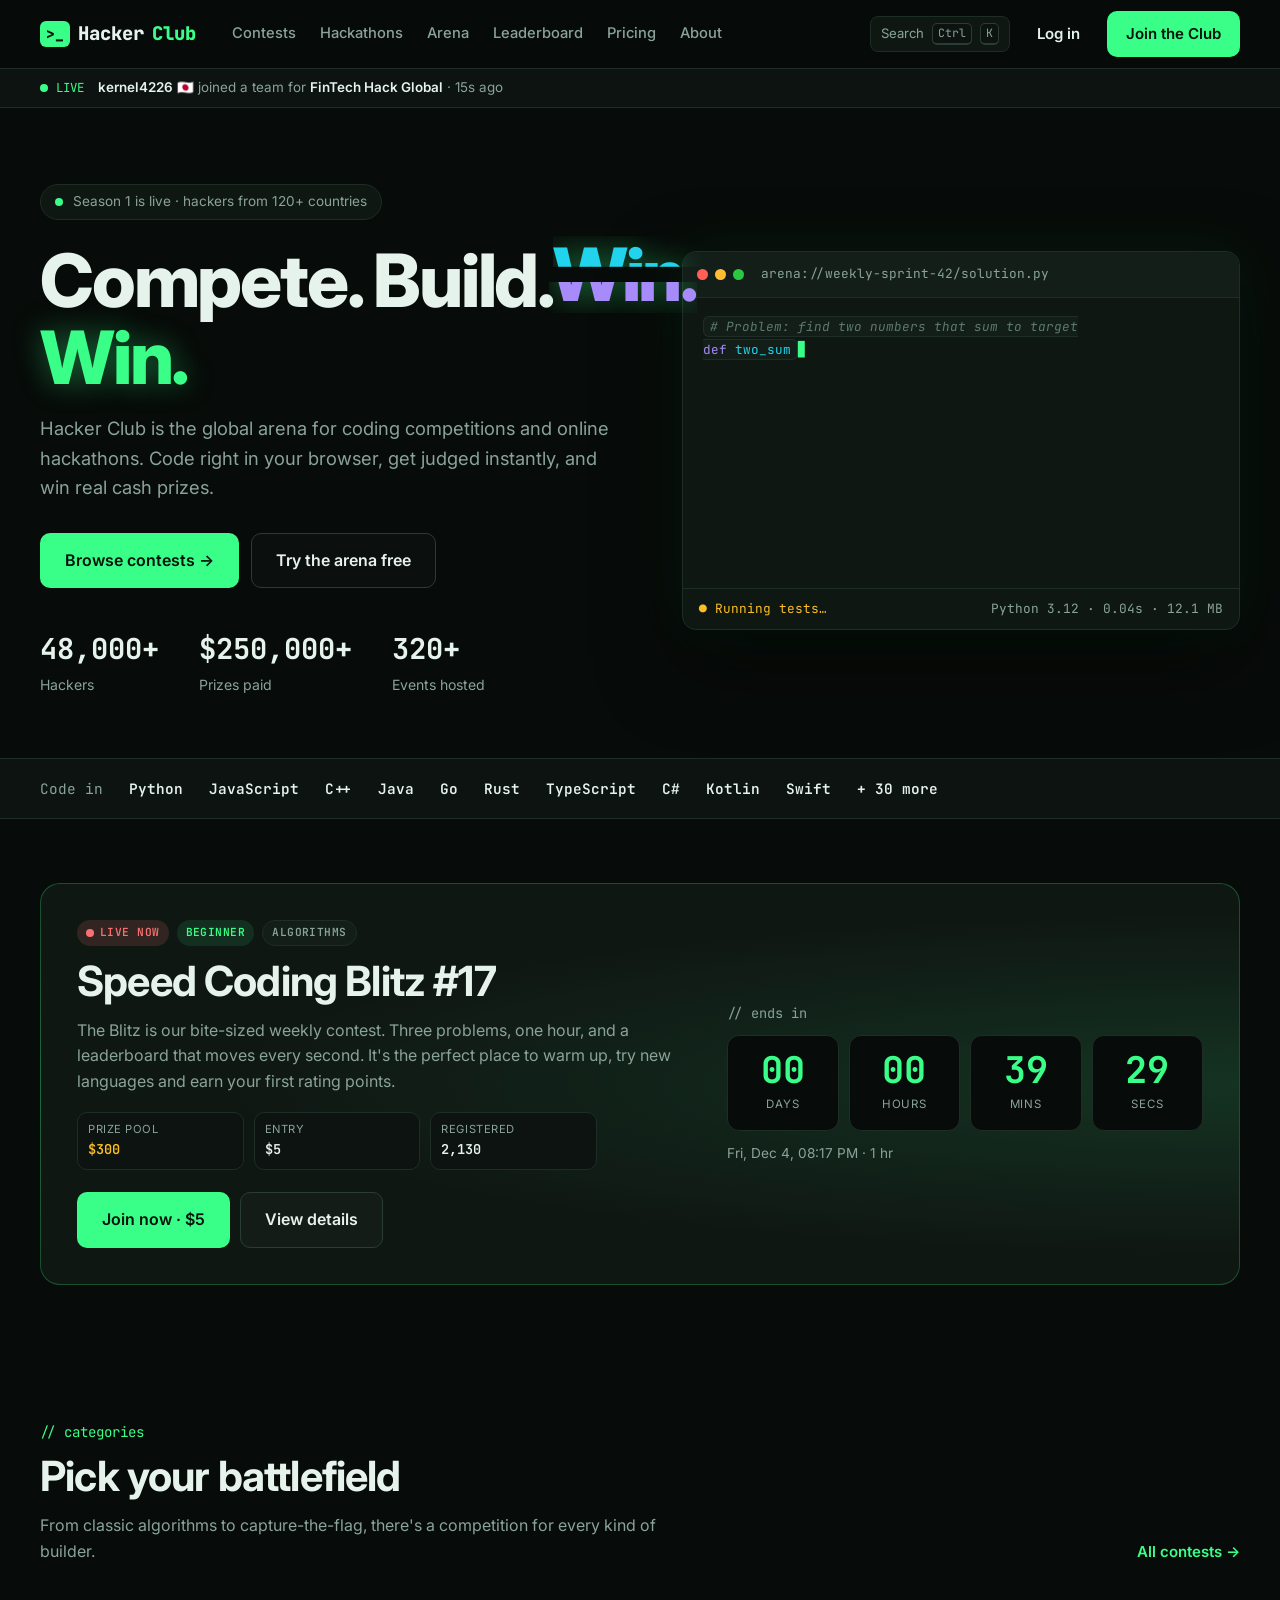
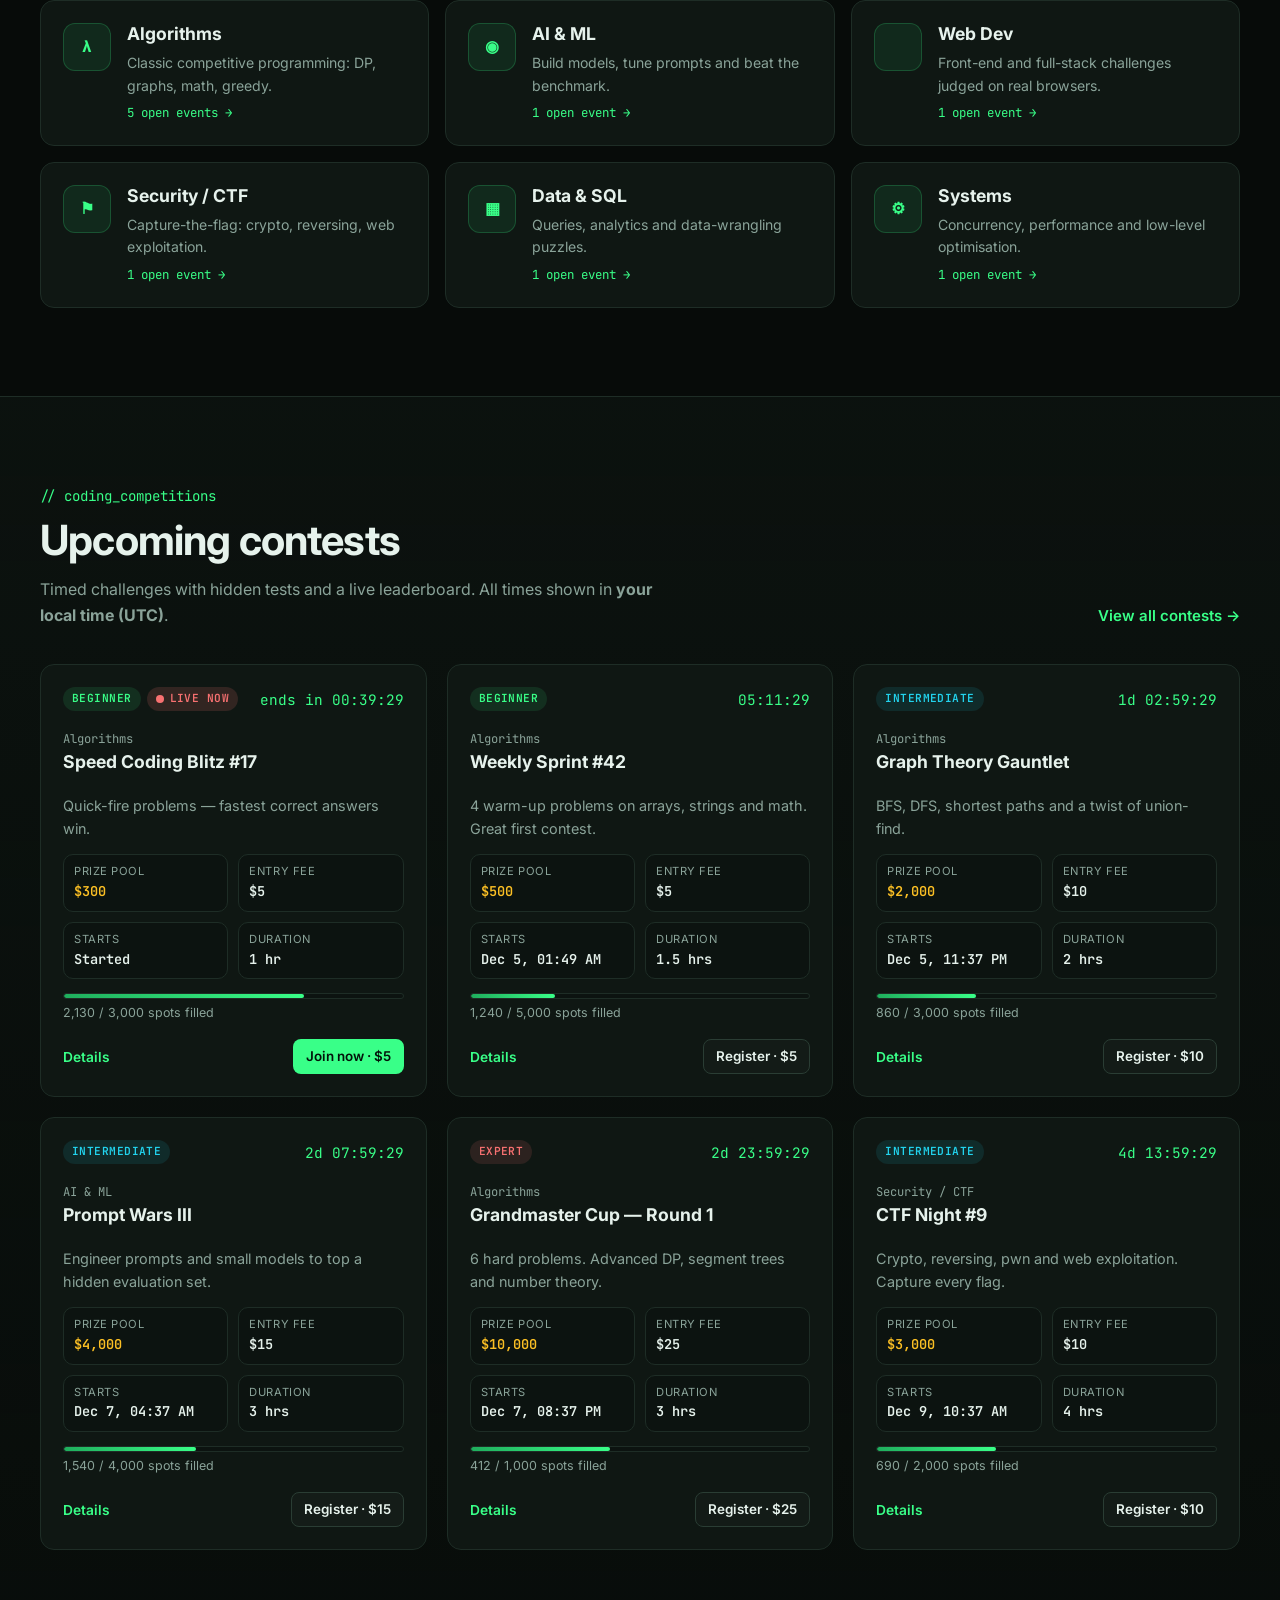
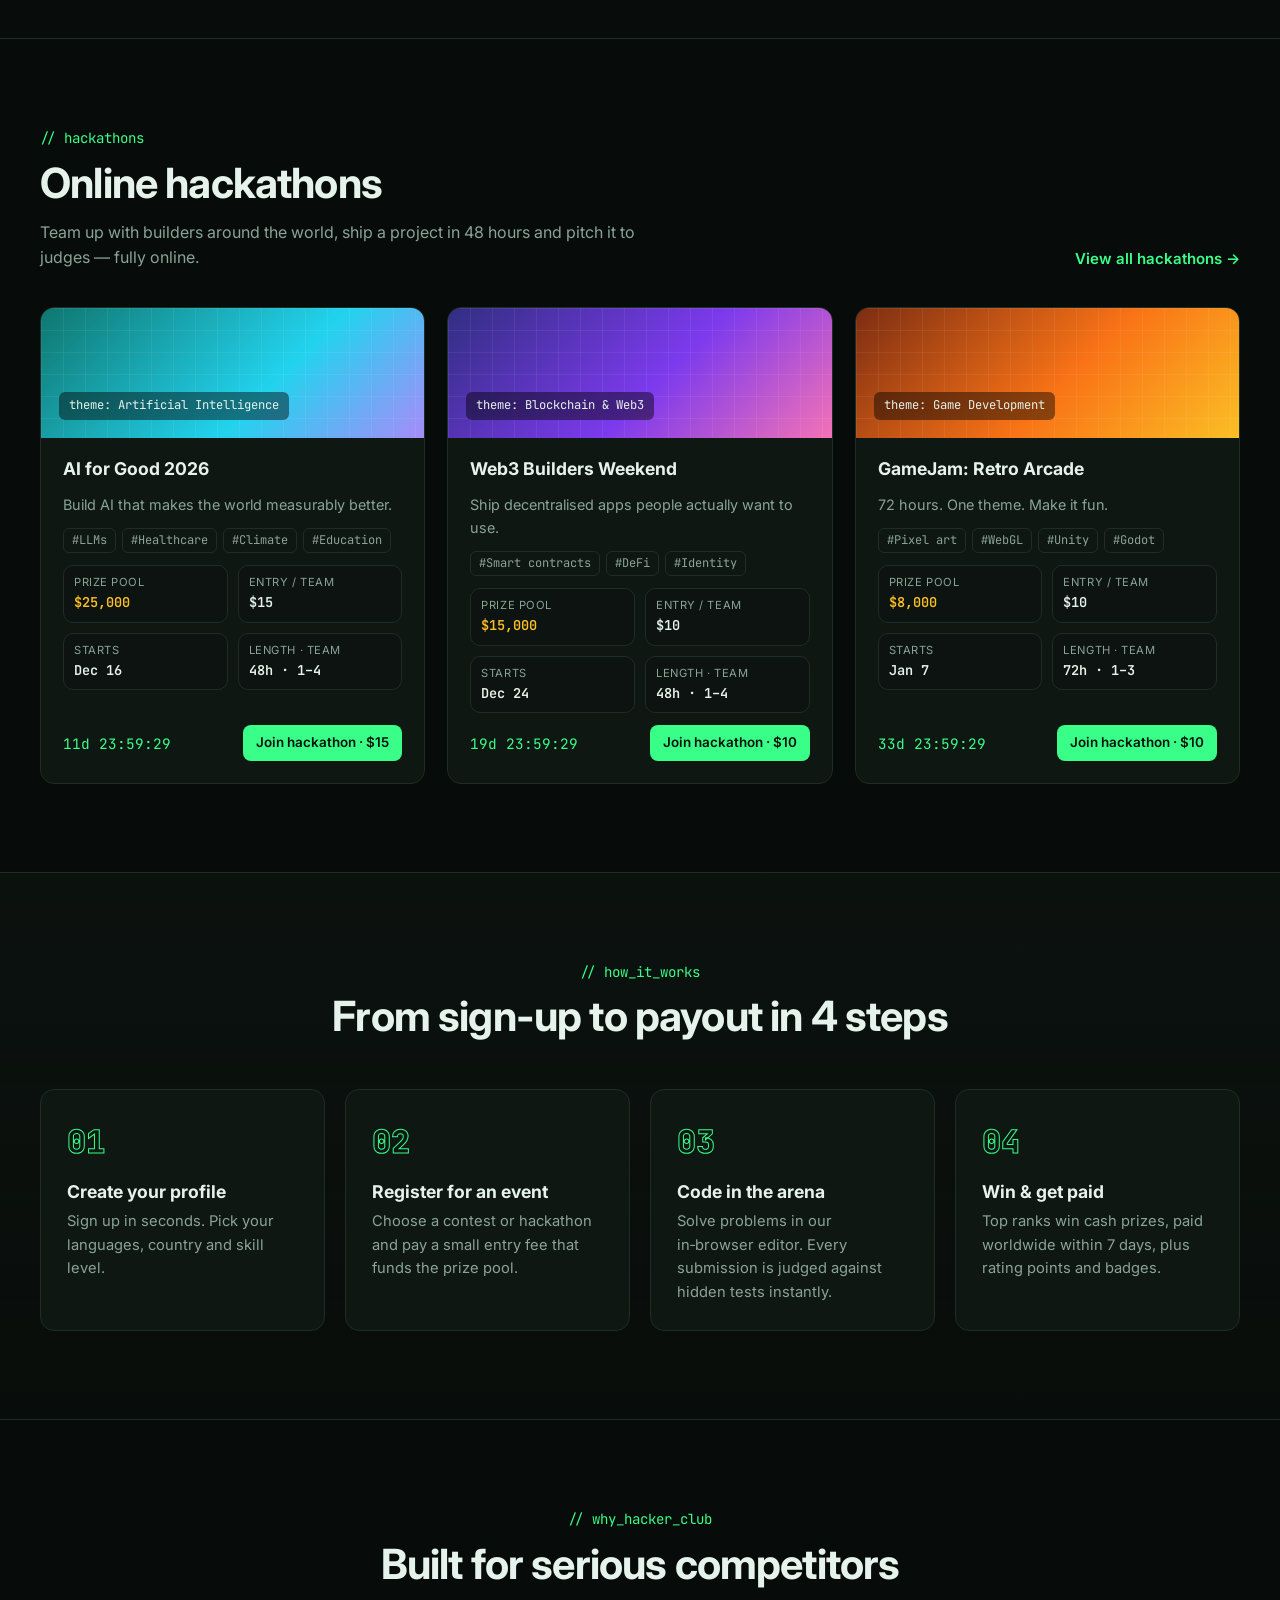
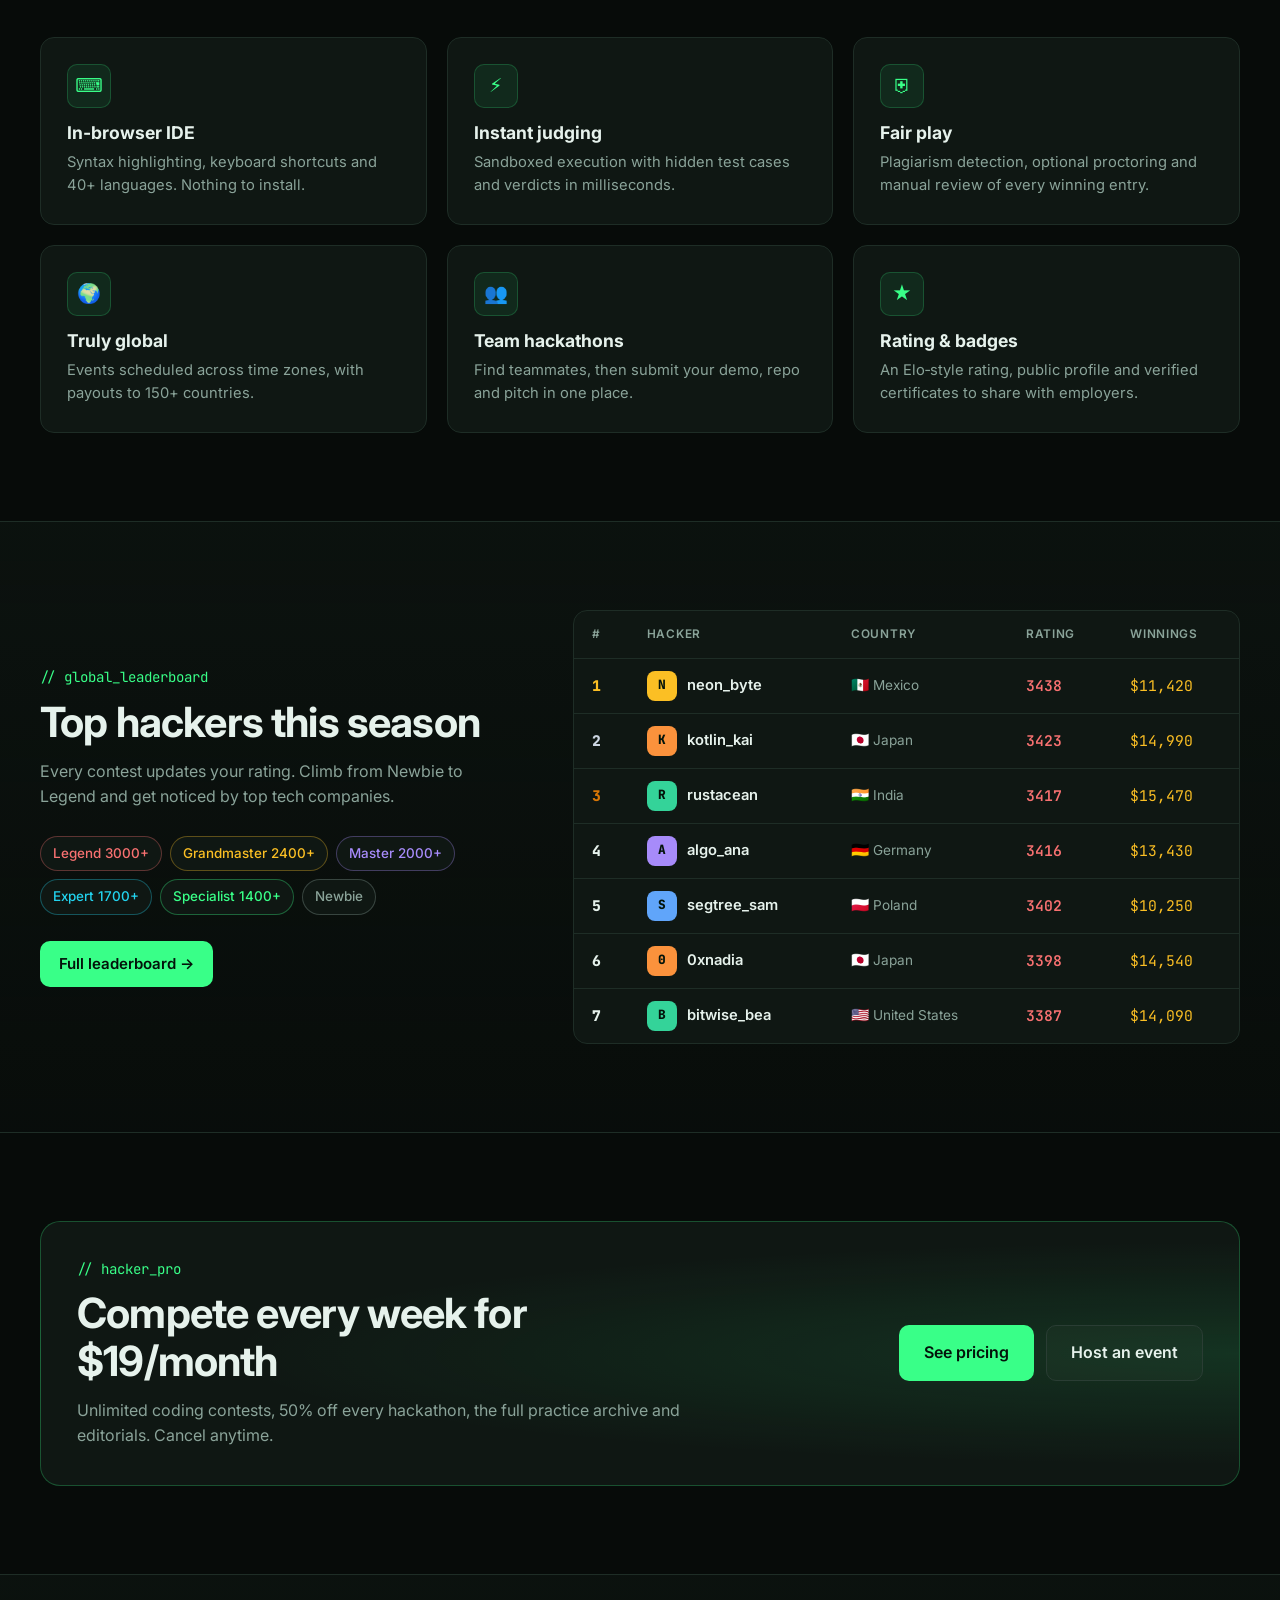
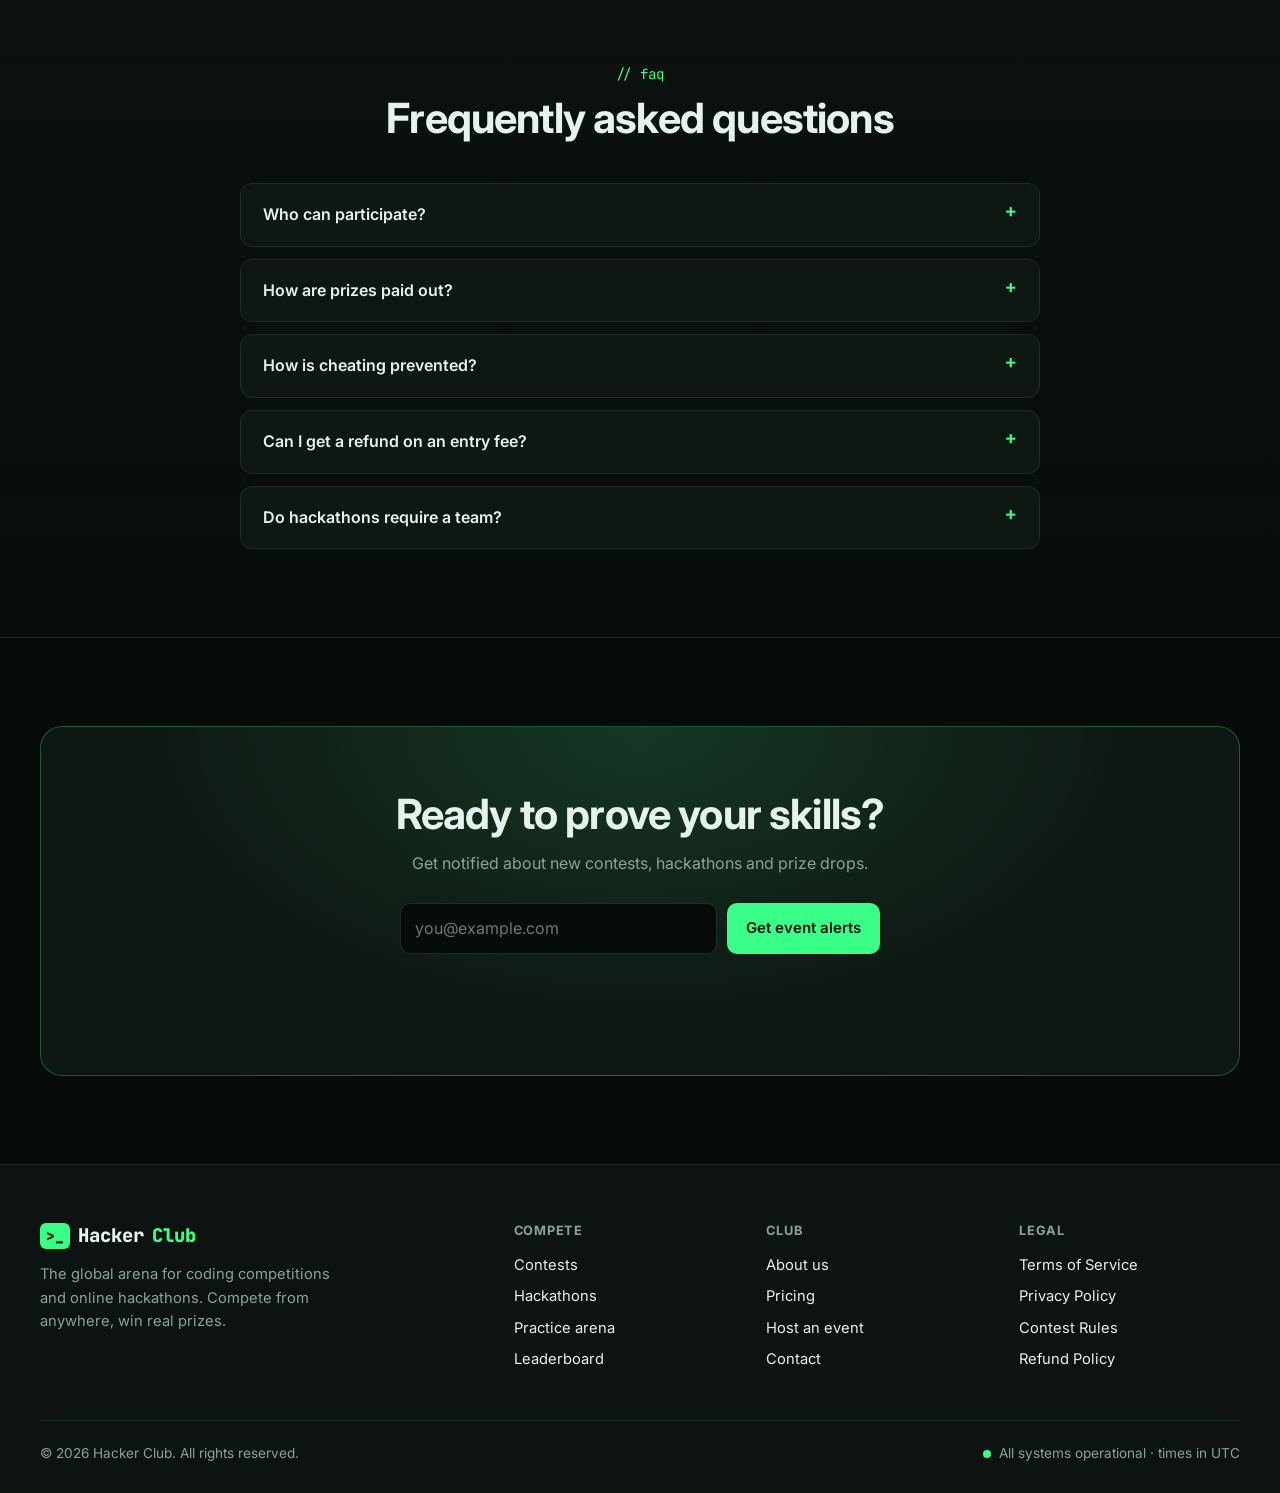
<file: index.html>
<!DOCTYPE html>
<html lang="en">
<head>
  <meta charset="UTF-8" />
  <meta name="viewport" content="width=device-width, initial-scale=1.0" />
  <title>Hacker Club — Compete. Build. Win.</title>
  <meta name="description" content="Hacker Club hosts global coding competitions and online hackathons with real cash prizes. Code in the browser, compete with developers worldwide." />
  <link rel="preconnect" href="https://fonts.googleapis.com" />
  <link rel="preconnect" href="https://fonts.gstatic.com" crossorigin />
  <link href="https://fonts.googleapis.com/css2?family=JetBrains+Mono:wght@400;600;800&family=Inter:wght@400;500;600;700;800&display=swap" rel="stylesheet" />
  <link rel="stylesheet" href="assets/css/styles.css" />
  <link rel="icon" href="assets/favicon.svg" />
</head>
<body data-page="home">
  <header id="site-header"></header>
  <div class="ticker">
    <div class="container ticker-inner">
      <span class="ticker-label"><span class="dot live"></span>LIVE</span>
      <span class="ticker-msg" id="tickerMsg">Loading activity…</span>
    </div>
  </div>

  <main>
    <!-- HERO -->
    <section class="hero">
      <div class="container hero-grid">
        <div>
          <div class="pill"><span class="dot live"></span> Season 1 is live · hackers from 120+ countries</div>
          <h1>Compete. Build. <span class="glitch" data-text="Win.">Win.</span></h1>
          <p class="lead">Hacker Club is the global arena for coding competitions and online hackathons. Code right in your browser, get judged instantly, and win real cash prizes.</p>
          <div class="hero-cta">
            <a href="contests.html" class="btn btn-primary btn-lg">Browse contests →</a>
            <a href="arena.html" class="btn btn-outline btn-lg">Try the arena free</a>
          </div>
          <div class="stats">
            <div><strong data-count="48000">0</strong><span>Hackers</span></div>
            <div><strong data-count="250000" data-prefix="$">0</strong><span>Prizes paid</span></div>
            <div><strong data-count="320">0</strong><span>Events hosted</span></div>
          </div>
        </div>
        <div class="terminal" aria-label="Code editor preview">
          <div class="term-bar">
            <span class="tdot r"></span><span class="tdot y"></span><span class="tdot g"></span>
            <span class="term-title">arena://weekly-sprint-42/solution.py</span>
          </div>
          <pre class="term-body"><code id="typed"></code><span class="caret">▋</span></pre>
          <div class="term-foot">
            <span class="ok" id="verdict">● Running tests…</span>
            <span class="muted">Python 3.12 · 0.04s · 12.1 MB</span>
          </div>
        </div>
      </div>
    </section>

    <section class="strip">
      <div class="container strip-inner">
        <span>Code in</span>
        <b>Python</b><b>JavaScript</b><b>C++</b><b>Java</b><b>Go</b><b>Rust</b><b>TypeScript</b><b>C#</b><b>Kotlin</b><b>Swift</b><b>+ 30 more</b>
      </div>
    </section>

    <!-- FEATURED -->
    <section class="section sm" style="padding-top:64px">
      <div class="container" id="featured"></div>
    </section>

    <!-- CATEGORIES -->
    <section class="section">
      <div class="container">
        <div class="section-head">
          <div>
            <p class="eyebrow">// categories</p>
            <h2>Pick your battlefield</h2>
            <p class="sub">From classic algorithms to capture-the-flag, there's a competition for every kind of builder.</p>
          </div>
          <a href="contests.html" class="link-arrow">All contests →</a>
        </div>
        <div class="cat-grid" id="catGrid"></div>
      </div>
    </section>

    <!-- CONTESTS -->
    <section class="section alt">
      <div class="container">
        <div class="section-head">
          <div>
            <p class="eyebrow">// coding_competitions</p>
            <h2>Upcoming contests</h2>
            <p class="sub">Timed challenges with hidden tests and a live leaderboard. All times shown in <b id="tzName">your local time</b>.</p>
          </div>
          <a href="contests.html" class="link-arrow">View all contests →</a>
        </div>
        <div class="cards" id="contestCards"></div>
      </div>
    </section>

    <!-- HACKATHONS -->
    <section class="section">
      <div class="container">
        <div class="section-head">
          <div>
            <p class="eyebrow">// hackathons</p>
            <h2>Online hackathons</h2>
            <p class="sub">Team up with builders around the world, ship a project in 48 hours and pitch it to judges — fully online.</p>
          </div>
          <a href="hackathons.html" class="link-arrow">View all hackathons →</a>
        </div>
        <div class="hack-grid" id="hackCards"></div>
      </div>
    </section>

    <!-- HOW IT WORKS -->
    <section class="section alt">
      <div class="container">
        <p class="eyebrow center">// how_it_works</p>
        <h2 class="center">From sign-up to payout in 4 steps</h2>
        <div class="steps">
          <div class="step"><span class="num">01</span><h3>Create your profile</h3><p>Sign up in seconds. Pick your languages, country and skill level.</p></div>
          <div class="step"><span class="num">02</span><h3>Register for an event</h3><p>Choose a contest or hackathon and pay a small entry fee that funds the prize pool.</p></div>
          <div class="step"><span class="num">03</span><h3>Code in the arena</h3><p>Solve problems in our in‑browser editor. Every submission is judged against hidden tests instantly.</p></div>
          <div class="step"><span class="num">04</span><h3>Win &amp; get paid</h3><p>Top ranks win cash prizes, paid worldwide within 7 days, plus rating points and badges.</p></div>
        </div>
      </div>
    </section>

    <!-- FEATURES -->
    <section class="section">
      <div class="container">
        <p class="eyebrow center">// why_hacker_club</p>
        <h2 class="center">Built for serious competitors</h2>
        <div class="features">
          <div class="feature"><div class="ficon">⌨</div><h3>In‑browser IDE</h3><p>Syntax highlighting, keyboard shortcuts and 40+ languages. Nothing to install.</p></div>
          <div class="feature"><div class="ficon">⚡</div><h3>Instant judging</h3><p>Sandboxed execution with hidden test cases and verdicts in milliseconds.</p></div>
          <div class="feature"><div class="ficon">⛨</div><h3>Fair play</h3><p>Plagiarism detection, optional proctoring and manual review of every winning entry.</p></div>
          <div class="feature"><div class="ficon">🌍</div><h3>Truly global</h3><p>Events scheduled across time zones, with payouts to 150+ countries.</p></div>
          <div class="feature"><div class="ficon">👥</div><h3>Team hackathons</h3><p>Find teammates, then submit your demo, repo and pitch in one place.</p></div>
          <div class="feature"><div class="ficon">★</div><h3>Rating &amp; badges</h3><p>An Elo‑style rating, public profile and verified certificates to share with employers.</p></div>
        </div>
      </div>
    </section>

    <!-- LEADERBOARD PREVIEW -->
    <section class="section alt">
      <div class="container lb-grid">
        <div>
          <p class="eyebrow">// global_leaderboard</p>
          <h2>Top hackers this season</h2>
          <p class="sub" style="margin-bottom:26px">Every contest updates your rating. Climb from Newbie to Legend and get noticed by top tech companies.</p>
          <div class="chips" style="margin-bottom:26px" id="tierChips"></div>
          <a href="leaderboard.html" class="btn btn-primary">Full leaderboard →</a>
        </div>
        <div class="table-wrap">
          <table class="lb">
            <thead><tr><th>#</th><th>Hacker</th><th>Country</th><th>Rating</th><th>Winnings</th></tr></thead>
            <tbody id="lbBody"></tbody>
          </table>
        </div>
      </div>
    </section>

    <!-- PRICING TEASER -->
    <section class="section">
      <div class="container">
        <div class="featured-event" style="grid-template-columns:1.4fr 1fr">
          <div>
            <p class="eyebrow">// hacker_pro</p>
            <h2>Compete every week for $19/month</h2>
            <p class="muted">Unlimited coding contests, 50% off every hackathon, the full practice archive and editorials. Cancel anytime.</p>
          </div>
          <div style="display:flex;gap:12px;flex-wrap:wrap;justify-content:flex-end">
            <a href="pricing.html" class="btn btn-primary btn-lg">See pricing</a>
            <a href="pricing.html#host" class="btn btn-outline btn-lg">Host an event</a>
          </div>
        </div>
      </div>
    </section>

    <!-- FAQ -->
    <section class="section alt">
      <div class="narrow">
        <p class="eyebrow center">// faq</p>
        <h2 class="center">Frequently asked questions</h2>
        <div class="faq" id="faq"></div>
      </div>
    </section>

    <!-- CTA -->
    <section class="section">
      <div class="container cta-box">
        <h2>Ready to prove your skills?</h2>
        <p>Get notified about new contests, hackathons and prize drops.</p>
        <form class="newsletter" data-newsletter>
          <input type="email" required placeholder="you@example.com" aria-label="Email address" />
          <button class="btn btn-primary" type="submit">Get event alerts</button>
        </form>
        <p class="form-msg"></p>
      </div>
    </section>
  </main>

  <footer id="site-footer"></footer>
  <script src="assets/js/data.js"></script>
  <script src="assets/js/app.js"></script>
  <script src="assets/js/home.js"></script>
</body>
</html>
</file>
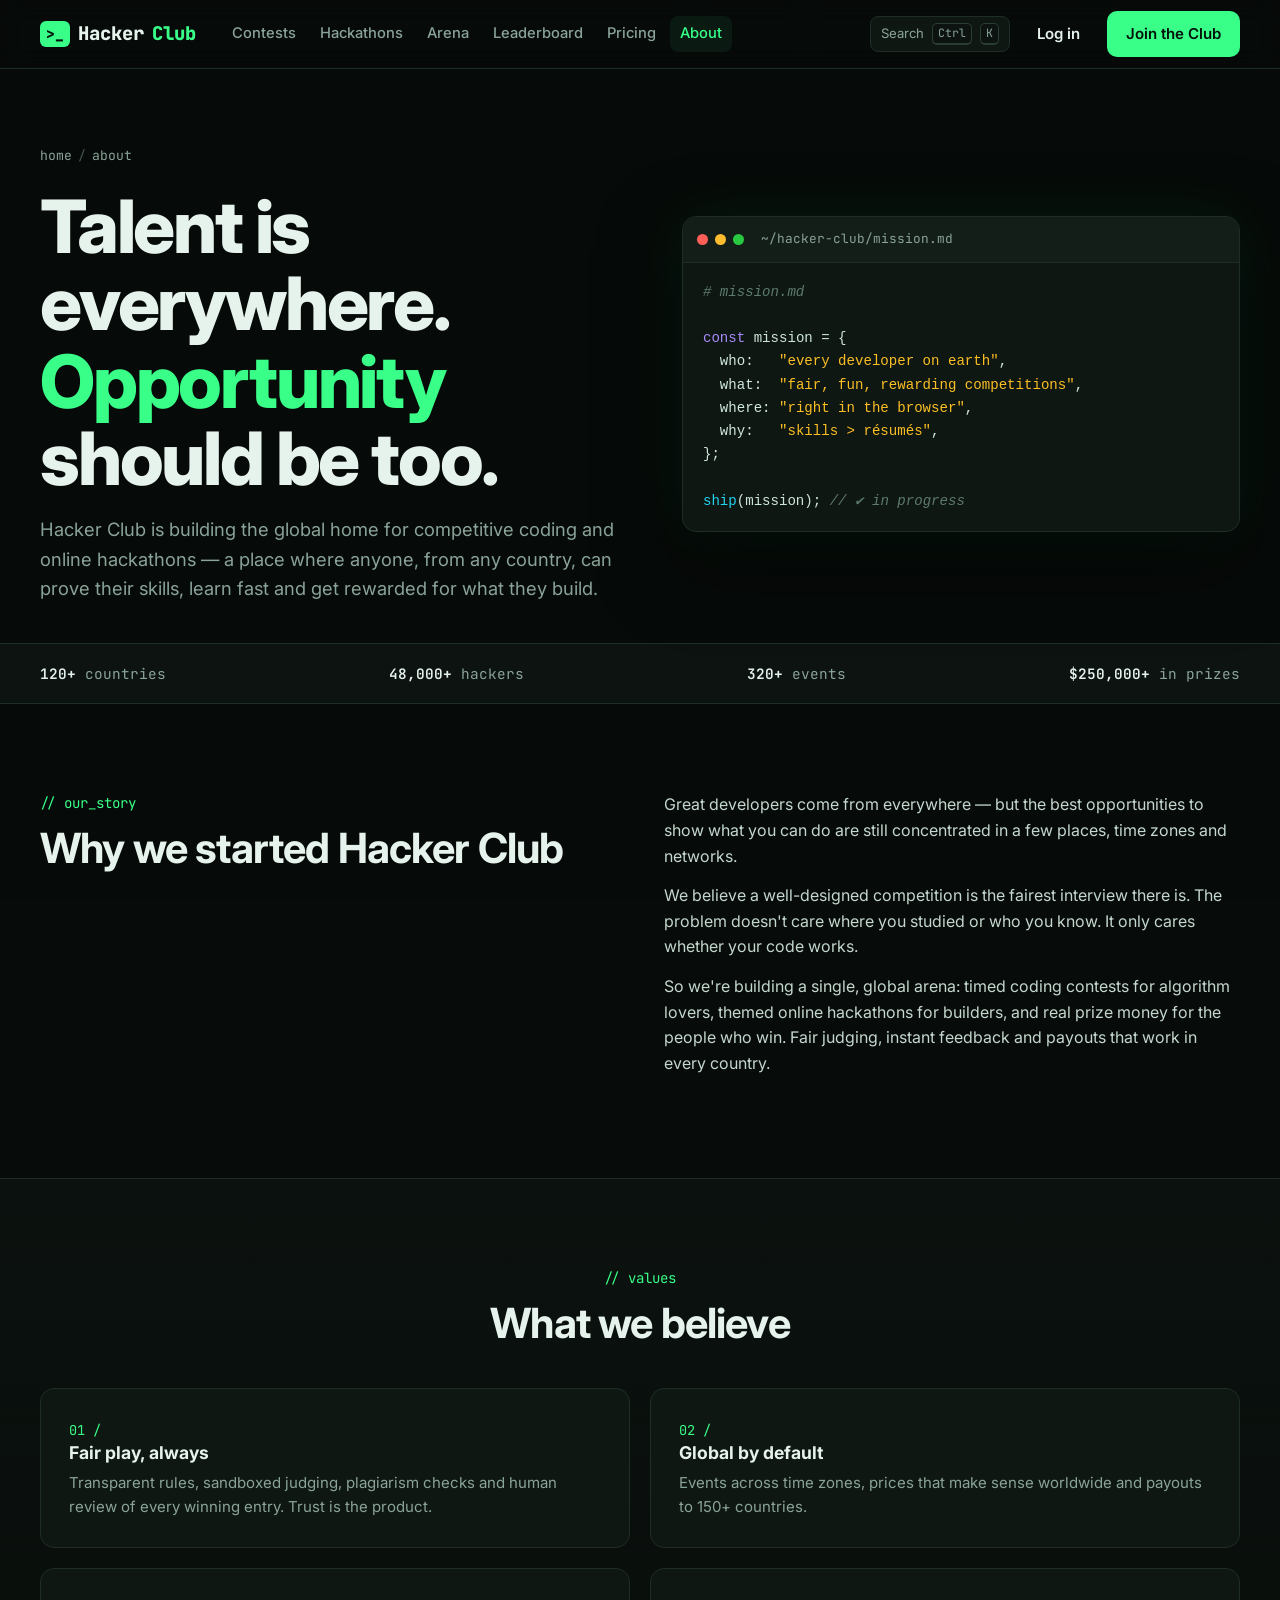
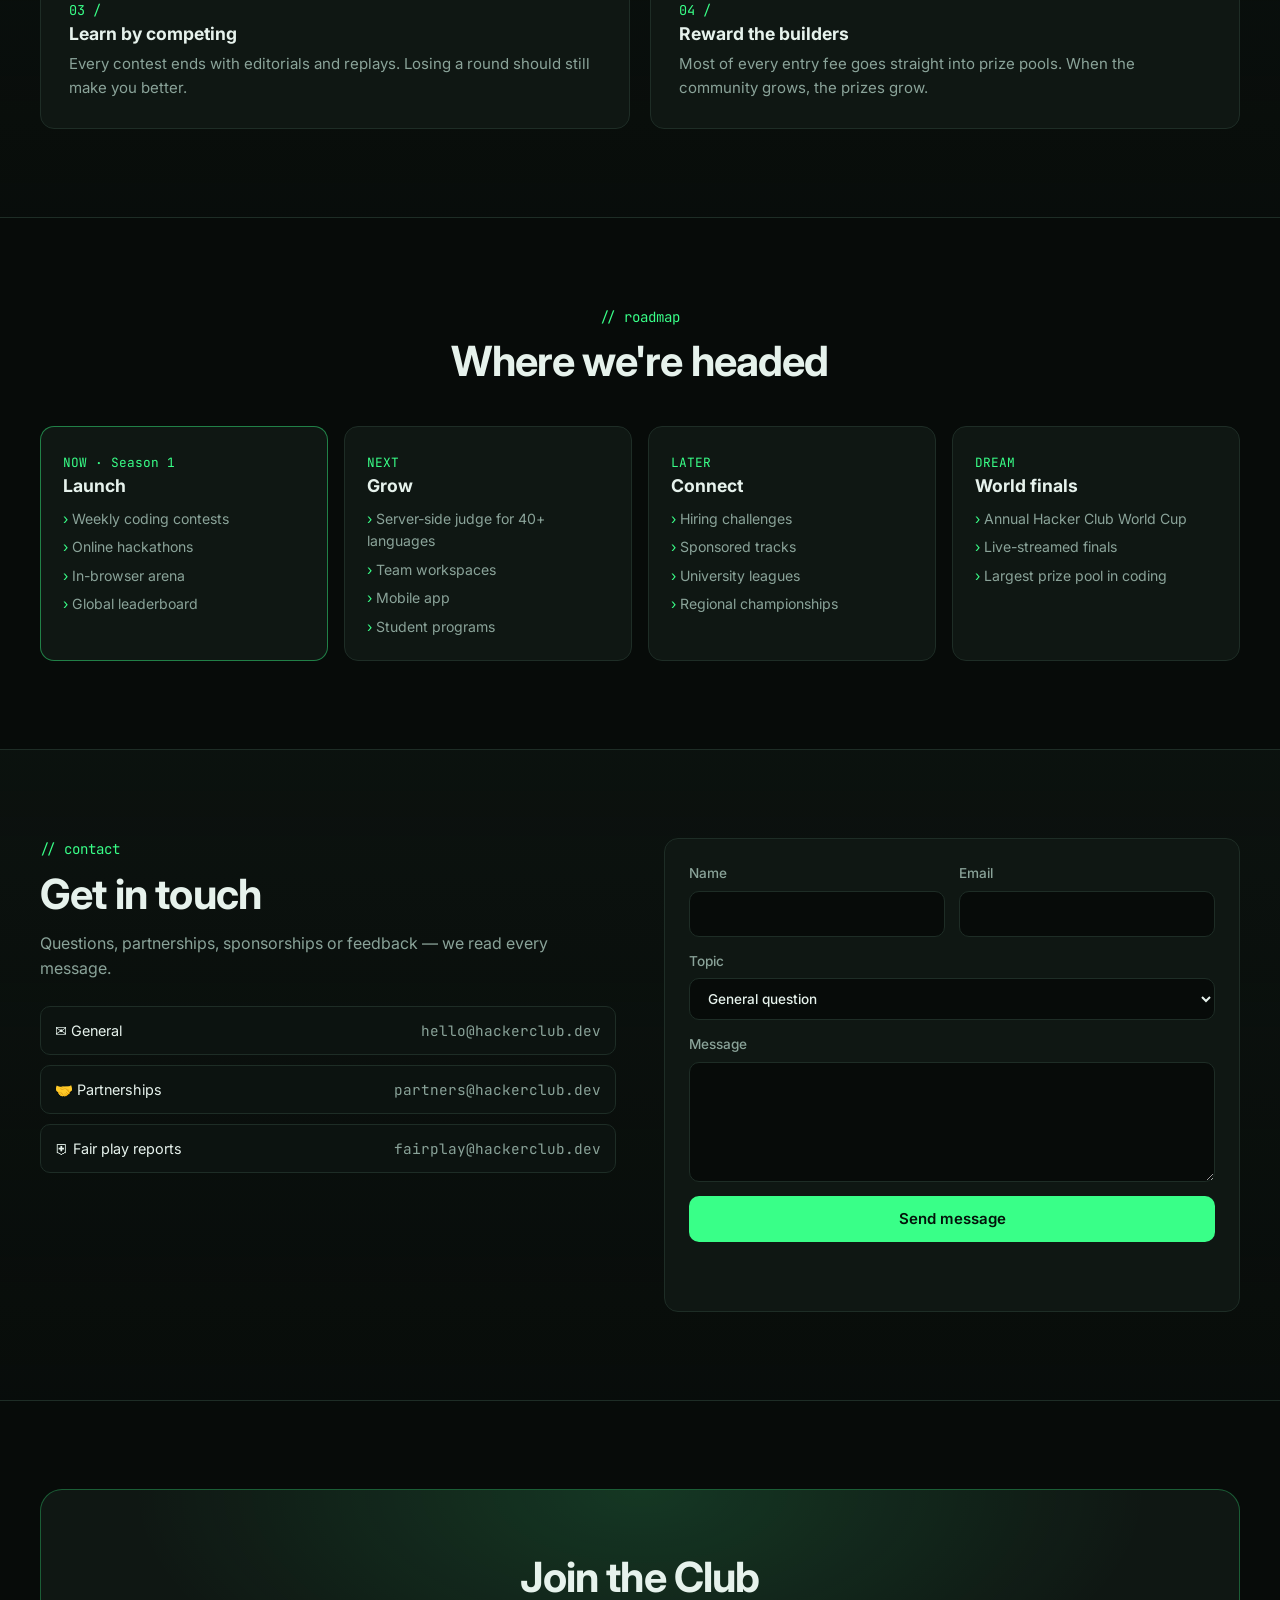
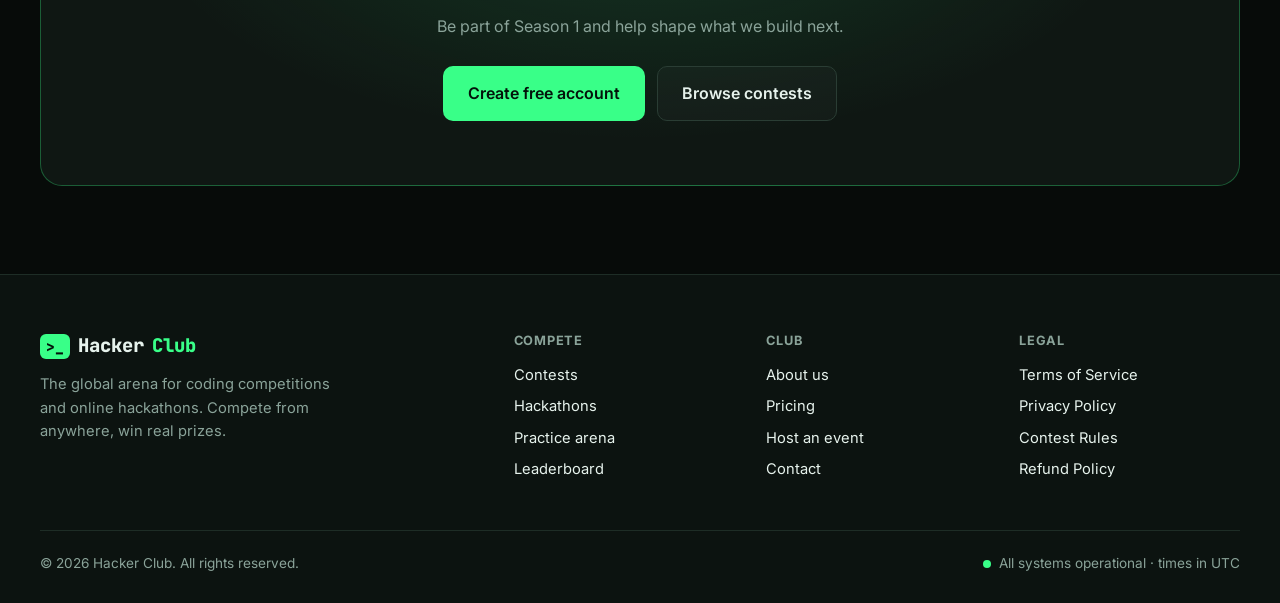
<file: about.html>
<!DOCTYPE html>
<html lang="en">
<head>
  <meta charset="UTF-8" />
  <meta name="viewport" content="width=device-width, initial-scale=1.0" />
  <title>About — Hacker Club</title>
  <meta name="description" content="Hacker Club is building the global home for competitive coding and online hackathons." />
  <link rel="preconnect" href="https://fonts.googleapis.com" />
  <link rel="preconnect" href="https://fonts.gstatic.com" crossorigin />
  <link href="https://fonts.googleapis.com/css2?family=JetBrains+Mono:wght@400;600;800&family=Inter:wght@400;500;600;700;800&display=swap" rel="stylesheet" />
  <link rel="stylesheet" href="assets/css/styles.css" />
  <link rel="icon" href="assets/favicon.svg" />
</head>
<body data-page="about">
  <header id="site-header"></header>
  <main>
    <section class="hero" style="padding-bottom:40px">
      <div class="container hero-grid">
        <div>
          <p class="crumbs"><a href="index.html">home</a><span>/</span>about</p>
          <h1>Talent is everywhere.<br /><span class="accent">Opportunity</span> should be too.</h1>
          <p class="lead">Hacker Club is building the global home for competitive coding and online hackathons — a place where anyone, from any country, can prove their skills, learn fast and get rewarded for what they build.</p>
        </div>
        <div class="terminal">
          <div class="term-bar"><span class="tdot r"></span><span class="tdot y"></span><span class="tdot g"></span><span class="term-title">~/hacker-club/mission.md</span></div>
          <pre class="term-body" style="min-height:0"><span class="cm"># mission.md</span>

<span class="kw">const</span> mission = {
  who:   <span class="str">"every developer on earth"</span>,
  what:  <span class="str">"fair, fun, rewarding competitions"</span>,
  where: <span class="str">"right in the browser"</span>,
  why:   <span class="str">"skills &gt; résumés"</span>,
};

<span class="fn">ship</span>(mission); <span class="cm">// ✔ in progress</span></pre>
        </div>
      </div>
    </section>

    <section class="strip">
      <div class="container strip-inner" style="justify-content:space-between">
        <span><b data-count="120">0</b> countries</span>
        <span><b data-count="48000">0</b> hackers</span>
        <span><b data-count="320">0</b> events</span>
        <span><b data-count="250000" data-prefix="$">0</b> in prizes</span>
      </div>
    </section>

    <section class="section">
      <div class="container two-col">
        <div>
          <p class="eyebrow">// our_story</p>
          <h2>Why we started Hacker Club</h2>
        </div>
        <div class="prose">
          <p>Great developers come from everywhere — but the best opportunities to show what you can do are still concentrated in a few places, time zones and networks.</p>
          <p>We believe a well-designed competition is the fairest interview there is. The problem doesn't care where you studied or who you know. It only cares whether your code works.</p>
          <p>So we're building a single, global arena: timed coding contests for algorithm lovers, themed online hackathons for builders, and real prize money for the people who win. Fair judging, instant feedback and payouts that work in every country.</p>
        </div>
      </div>
    </section>

    <section class="section alt">
      <div class="container">
        <p class="eyebrow center">// values</p>
        <h2 class="center">What we believe</h2>
        <div class="values">
          <div class="value"><span class="n">01 /</span><h3>Fair play, always</h3><p>Transparent rules, sandboxed judging, plagiarism checks and human review of every winning entry. Trust is the product.</p></div>
          <div class="value"><span class="n">02 /</span><h3>Global by default</h3><p>Events across time zones, prices that make sense worldwide and payouts to 150+ countries.</p></div>
          <div class="value"><span class="n">03 /</span><h3>Learn by competing</h3><p>Every contest ends with editorials and replays. Losing a round should still make you better.</p></div>
          <div class="value"><span class="n">04 /</span><h3>Reward the builders</h3><p>Most of every entry fee goes straight into prize pools. When the community grows, the prizes grow.</p></div>
        </div>
      </div>
    </section>

    <section class="section">
      <div class="container">
        <p class="eyebrow center">// roadmap</p>
        <h2 class="center">Where we're headed</h2>
        <div class="roadmap">
          <div class="rm now"><span class="when">NOW · Season 1</span><h3>Launch</h3><ul><li>Weekly coding contests</li><li>Online hackathons</li><li>In-browser arena</li><li>Global leaderboard</li></ul></div>
          <div class="rm"><span class="when">NEXT</span><h3>Grow</h3><ul><li>Server-side judge for 40+ languages</li><li>Team workspaces</li><li>Mobile app</li><li>Student programs</li></ul></div>
          <div class="rm"><span class="when">LATER</span><h3>Connect</h3><ul><li>Hiring challenges</li><li>Sponsored tracks</li><li>University leagues</li><li>Regional championships</li></ul></div>
          <div class="rm"><span class="when">DREAM</span><h3>World finals</h3><ul><li>Annual Hacker Club World Cup</li><li>Live-streamed finals</li><li>Largest prize pool in coding</li></ul></div>
        </div>
      </div>
    </section>

    <section class="section alt" id="contact">
      <div class="container two-col">
        <div>
          <p class="eyebrow">// contact</p>
          <h2>Get in touch</h2>
          <p class="sub" style="margin-bottom:24px">Questions, partnerships, sponsorships or feedback — we read every message.</p>
          <div class="list">
            <div class="list-item"><span>✉ General</span><span class="mono muted">hello@hackerclub.dev</span></div>
            <div class="list-item"><span>🤝 Partnerships</span><span class="mono muted">partners@hackerclub.dev</span></div>
            <div class="list-item"><span>⛨ Fair play reports</span><span class="mono muted">fairplay@hackerclub.dev</span></div>
          </div>
        </div>
        <div class="panel">
          <form id="contactForm" class="form-grid">
            <div class="form-row">
              <label class="field">Name<input name="name" required /></label>
              <label class="field">Email<input name="email" type="email" required /></label>
            </div>
            <label class="field">Topic<select name="topic"><option>General question</option><option>Partnership / sponsorship</option><option>Host an event</option><option>Bug report</option><option>Press</option></select></label>
            <label class="field">Message<textarea name="msg" required minlength="10"></textarea></label>
            <button class="btn btn-primary" type="submit">Send message</button>
            <p class="form-msg" id="contactMsg"></p>
          </form>
        </div>
      </div>
    </section>

    <section class="section">
      <div class="container cta-box">
        <h2>Join the Club</h2>
        <p>Be part of Season 1 and help shape what we build next.</p>
        <div style="display:flex;gap:12px;justify-content:center;flex-wrap:wrap">
          <button class="btn btn-primary btn-lg" data-auth="signup">Create free account</button>
          <a class="btn btn-outline btn-lg" href="contests.html">Browse contests</a>
        </div>
      </div>
    </section>
  </main>
  <footer id="site-footer"></footer>
  <script src="assets/js/data.js"></script>
  <script src="assets/js/app.js"></script>
  <script>
    HC.countUp();
    HC.reveal(".value, .rm");
    HC.$("#contactForm").addEventListener("submit", (e) => {
      e.preventDefault();
      const name = new FormData(e.target).get("name");
      HC.$("#contactMsg").textContent = `> message queued ✔ — thanks ${name.split(" ")[0]}, we'll reply soon.`;
      e.target.reset();
    });
  </script>
</body>
</html>
</file>
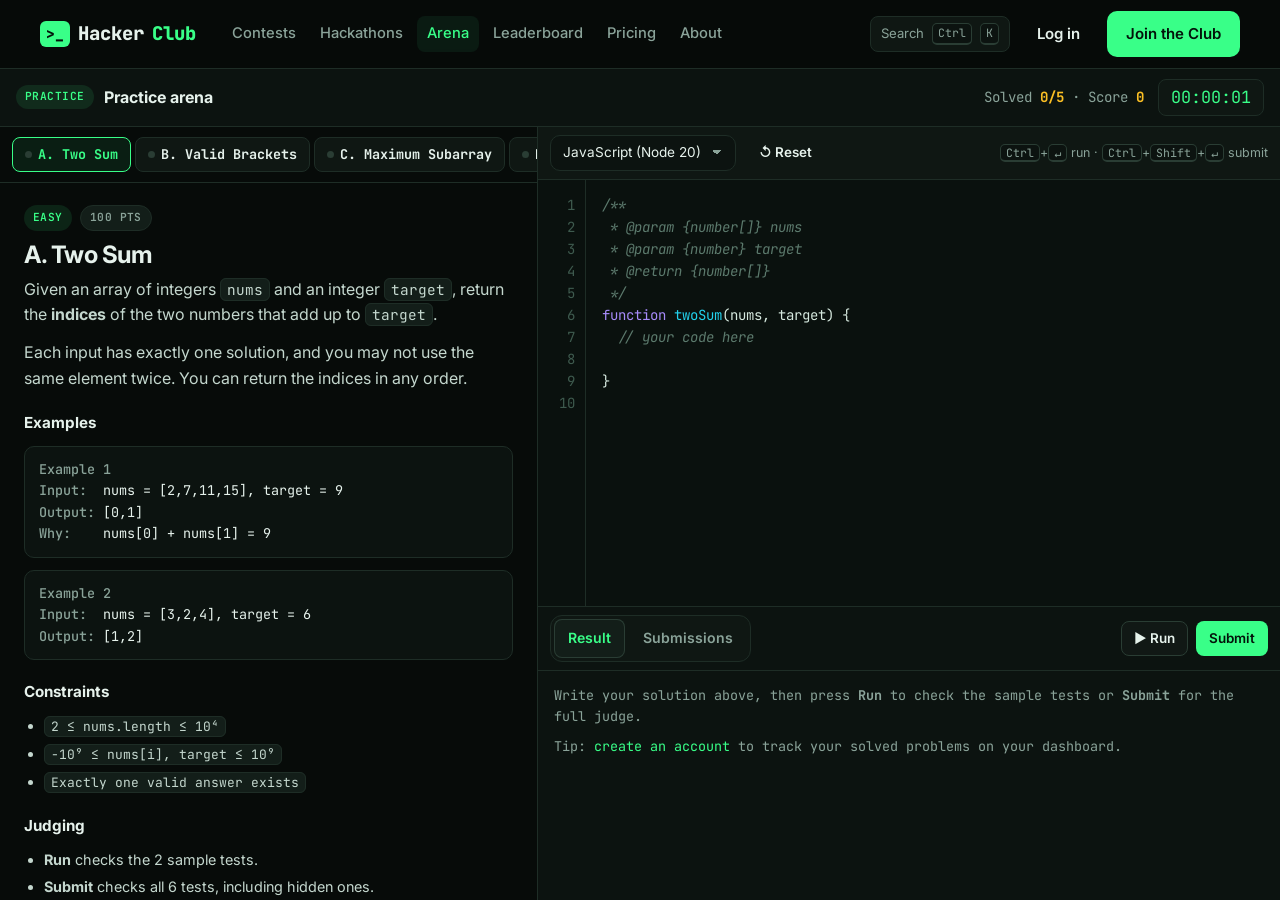
<file: arena.html>
<!DOCTYPE html>
<html lang="en">
<head>
  <meta charset="UTF-8" />
  <meta name="viewport" content="width=device-width, initial-scale=1.0" />
  <title>Arena — Hacker Club</title>
  <meta name="description" content="Solve coding problems in the browser with instant judging." />
  <link rel="preconnect" href="https://fonts.googleapis.com" />
  <link rel="preconnect" href="https://fonts.gstatic.com" crossorigin />
  <link href="https://fonts.googleapis.com/css2?family=JetBrains+Mono:wght@400;600;800&family=Inter:wght@400;500;600;700;800&display=swap" rel="stylesheet" />
  <link rel="stylesheet" href="assets/css/styles.css" />
  <link rel="icon" href="assets/favicon.svg" />
</head>
<body data-page="arena" class="arena-page">
  <header id="site-header"></header>
  <main>
    <div class="arena-bar">
      <div class="title" id="arenaTitle"></div>
      <span class="spacer"></span>
      <span class="arena-score" id="arenaScore"></span>
      <span class="arena-timer" id="arenaTimer" title="Time">00:00:00</span>
    </div>
    <div class="arena">
      <section class="arena-left">
        <div class="prob-tabs" id="probTabs"></div>
        <div class="prob-body" id="probBody"></div>
      </section>
      <section class="arena-right">
        <div class="editor-bar">
          <select class="select" id="lang" aria-label="Language">
            <option value="javascript">JavaScript (Node 20)</option>
            <option value="python">Python 3.12</option>
            <option value="cpp">C++ 20</option>
            <option value="java">Java 21</option>
          </select>
          <button class="btn btn-ghost btn-sm" id="resetCode" title="Reset to starter code">↺ Reset</button>
          <span class="hint"><kbd>Ctrl</kbd>+<kbd>↵</kbd> run · <kbd>Ctrl</kbd>+<kbd>Shift</kbd>+<kbd>↵</kbd> submit</span>
        </div>
        <div class="editor">
          <div class="gutter" id="gutter">1</div>
          <div class="code-wrap">
            <pre aria-hidden="true"><code id="hl"></code></pre>
            <textarea id="code" spellcheck="false" autocapitalize="off" autocomplete="off" aria-label="Code editor"></textarea>
          </div>
        </div>
        <div class="console">
          <div class="console-bar">
            <div class="tabs" style="padding:3px">
              <button class="tab active" data-ctab="result">Result</button>
              <button class="tab" data-ctab="subs">Submissions</button>
            </div>
            <span class="spacer"></span>
            <button class="btn btn-outline btn-sm" id="runBtn">▶ Run</button>
            <button class="btn btn-primary btn-sm" id="submitBtn">Submit</button>
          </div>
          <div class="console-body" id="consoleBody"></div>
        </div>
      </section>
    </div>
  </main>
  <footer id="site-footer"></footer>
  <script src="assets/js/data.js"></script>
  <script src="assets/js/app.js"></script>
  <script src="assets/js/arena.js"></script>
</body>
</html>
</file>
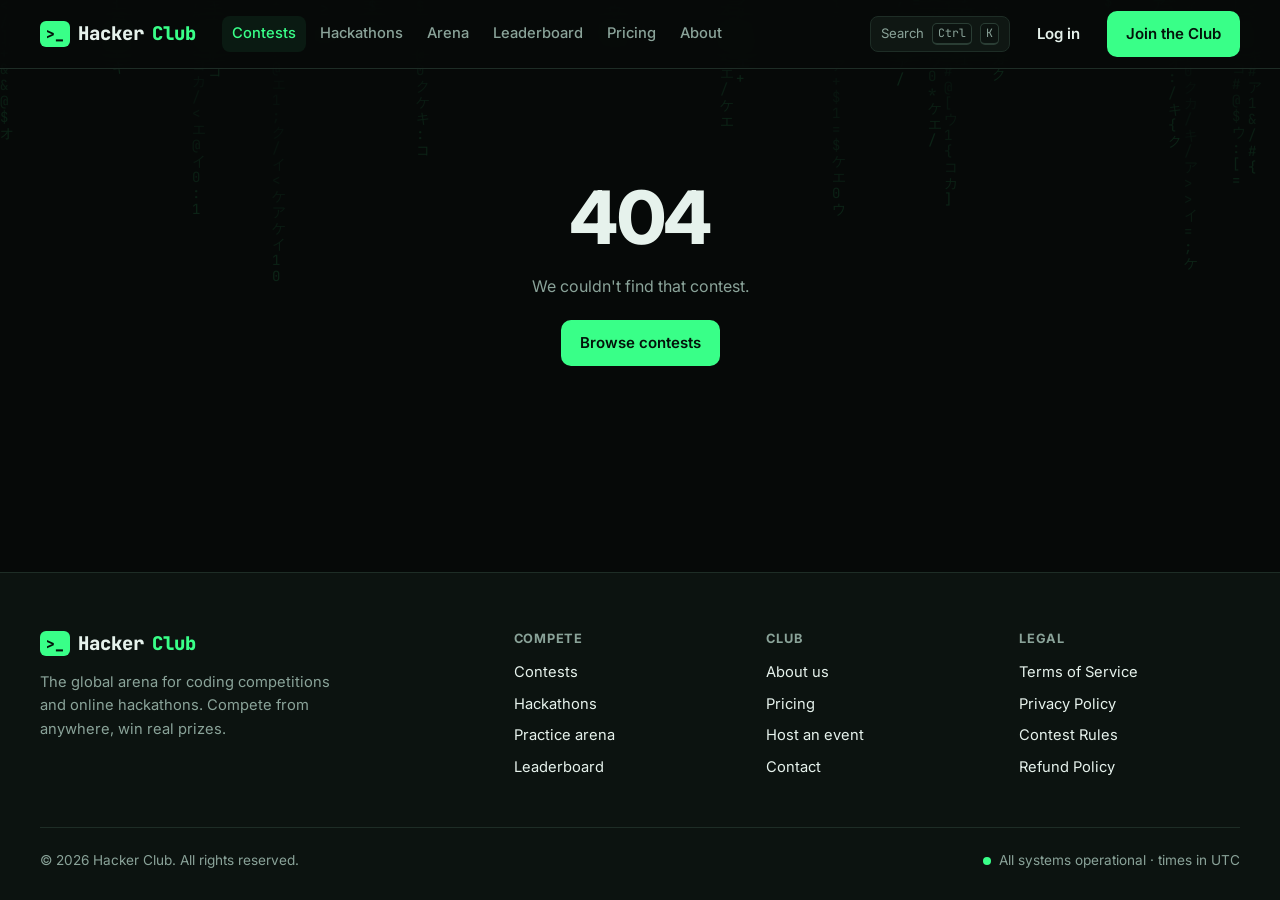
<file: contest.html>
<!DOCTYPE html>
<html lang="en">
<head>
  <meta charset="UTF-8" />
  <meta name="viewport" content="width=device-width, initial-scale=1.0" />
  <title>Contest — Hacker Club</title>
  <link rel="preconnect" href="https://fonts.googleapis.com" />
  <link rel="preconnect" href="https://fonts.gstatic.com" crossorigin />
  <link href="https://fonts.googleapis.com/css2?family=JetBrains+Mono:wght@400;600;800&family=Inter:wght@400;500;600;700;800&display=swap" rel="stylesheet" />
  <link rel="stylesheet" href="assets/css/styles.css" />
  <link rel="icon" href="assets/favicon.svg" />
</head>
<body data-page="contests">
  <header id="site-header"></header>
  <main id="root"></main>
  <footer id="site-footer"></footer>
  <script src="assets/js/data.js"></script>
  <script src="assets/js/app.js"></script>
  <script src="assets/js/contest.js"></script>
</body>
</html>
</file>
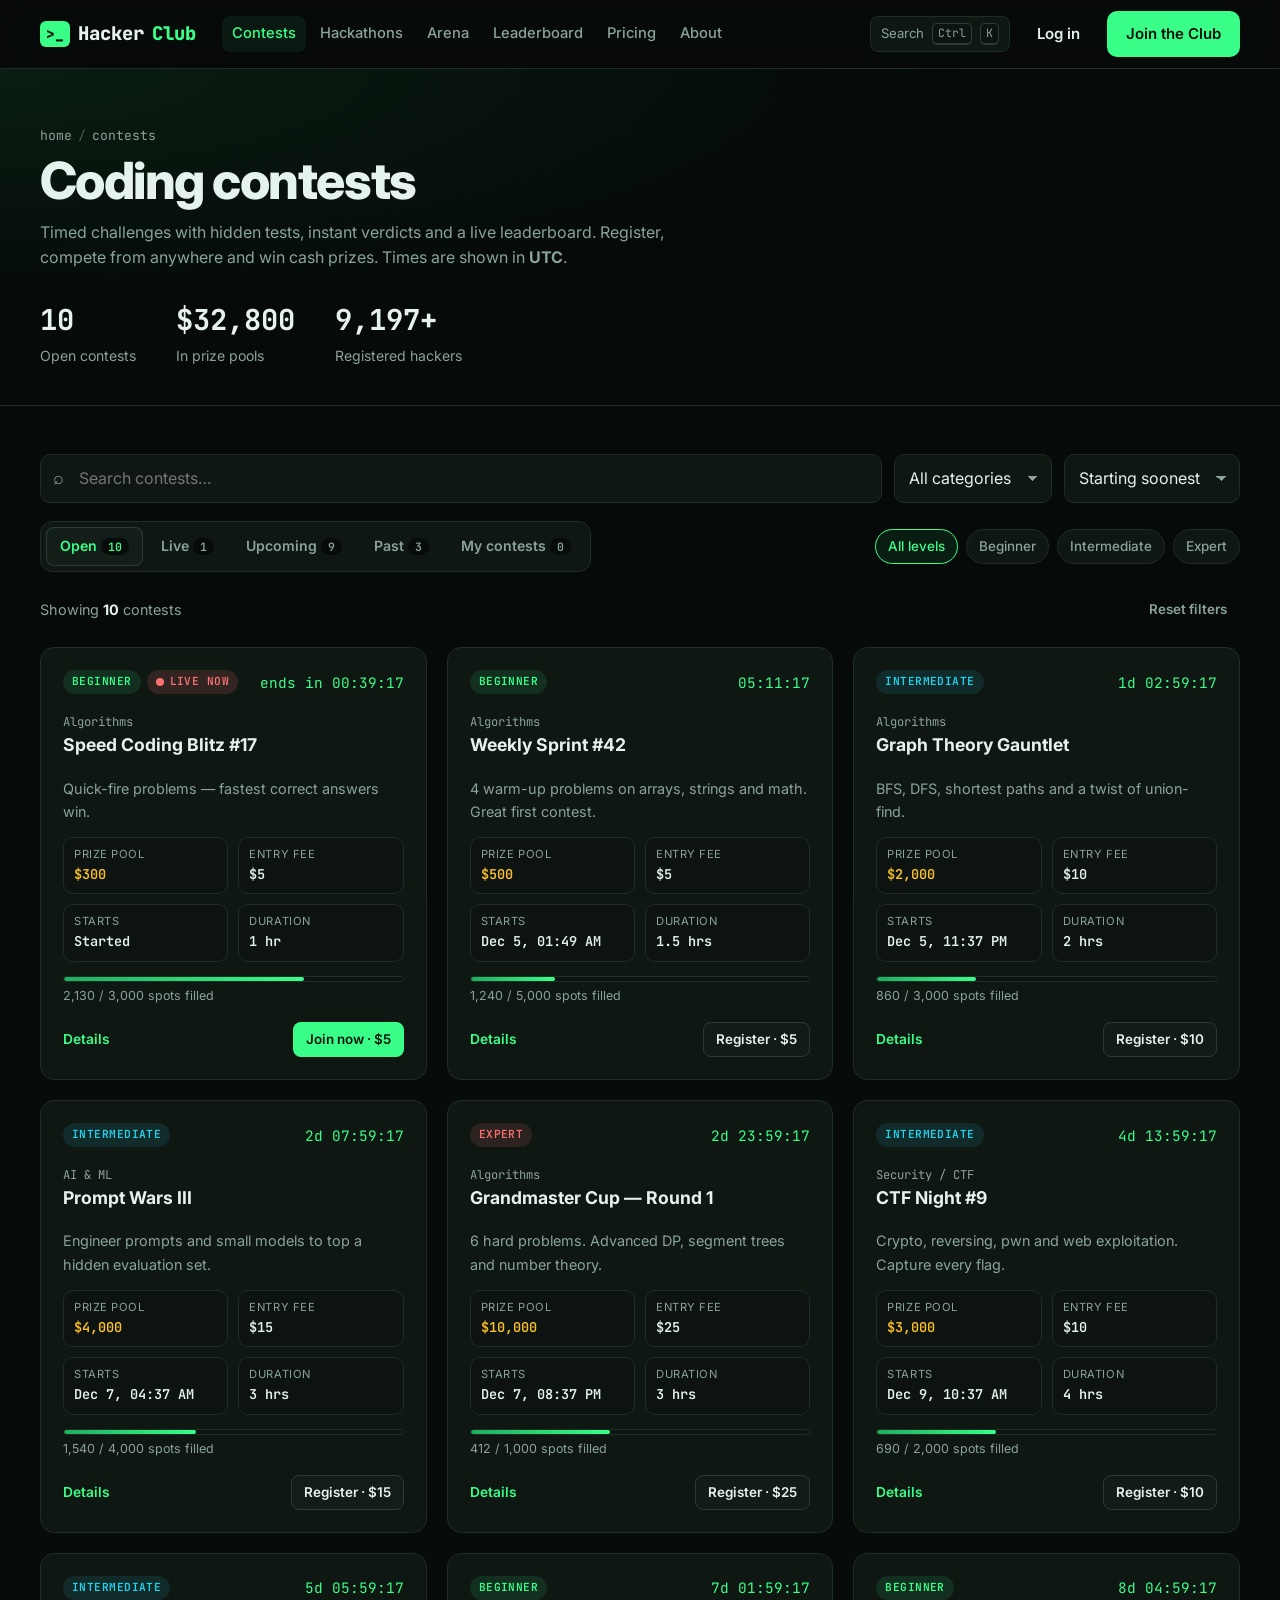
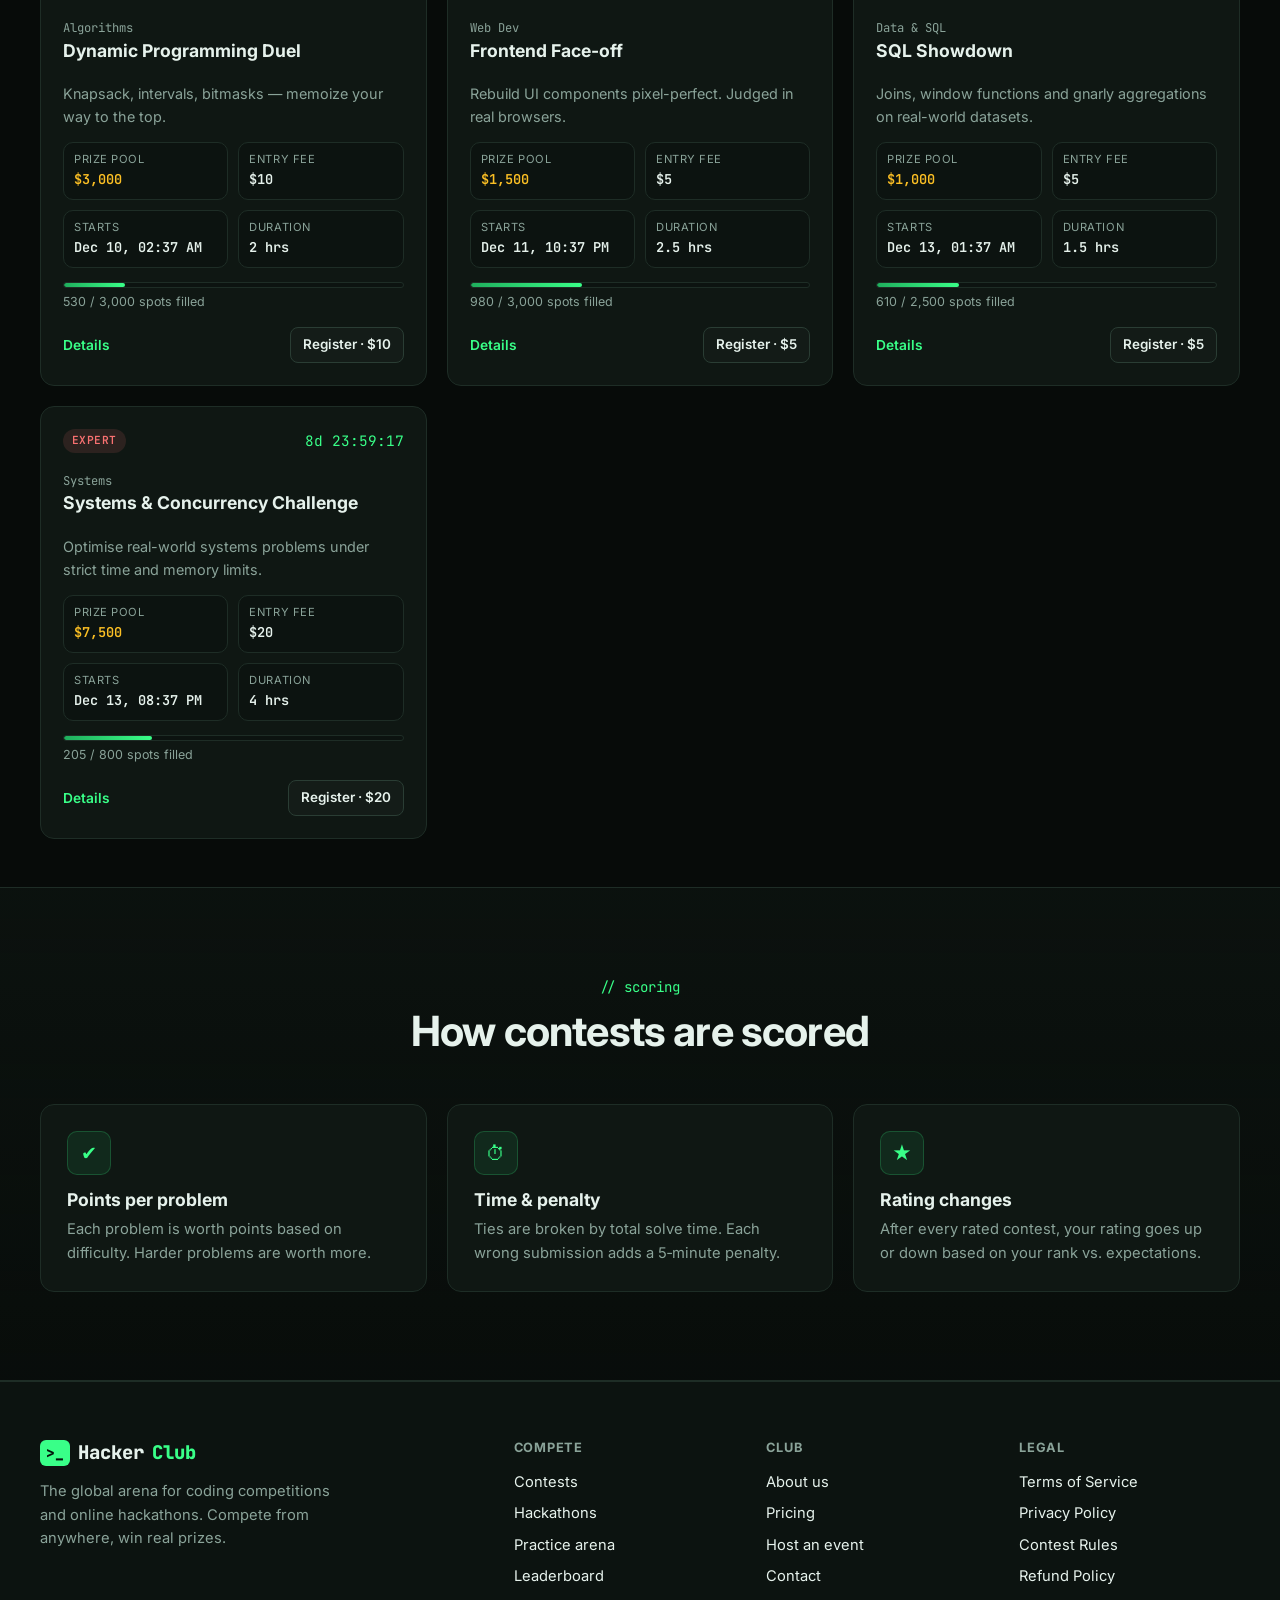
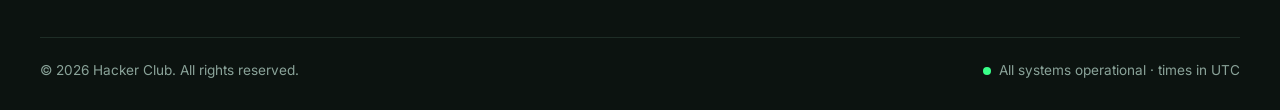
<file: contests.html>
<!DOCTYPE html>
<html lang="en">
<head>
  <meta charset="UTF-8" />
  <meta name="viewport" content="width=device-width, initial-scale=1.0" />
  <title>Contests — Hacker Club</title>
  <meta name="description" content="Browse live, upcoming and past coding contests on Hacker Club. Filter by level, category and prize." />
  <link rel="preconnect" href="https://fonts.googleapis.com" />
  <link rel="preconnect" href="https://fonts.gstatic.com" crossorigin />
  <link href="https://fonts.googleapis.com/css2?family=JetBrains+Mono:wght@400;600;800&family=Inter:wght@400;500;600;700;800&display=swap" rel="stylesheet" />
  <link rel="stylesheet" href="assets/css/styles.css" />
  <link rel="icon" href="assets/favicon.svg" />
</head>
<body data-page="contests">
  <header id="site-header"></header>
  <main>
    <section class="page-hero">
      <div class="container">
        <p class="crumbs"><a href="index.html">home</a><span>/</span>contests</p>
        <h1>Coding contests</h1>
        <p class="sub">Timed challenges with hidden tests, instant verdicts and a live leaderboard. Register, compete from anywhere and win cash prizes. Times are shown in <b id="tzName"></b>.</p>
        <div class="stats" style="margin-top:26px" id="contestStats"></div>
      </div>
    </section>

    <section class="section sm">
      <div class="container">
        <div class="filters">
          <label class="search"><input class="input" id="q" type="search" placeholder="Search contests…" aria-label="Search contests" /></label>
          <select class="select" id="category" aria-label="Category"><option value="all">All categories</option></select>
          <select class="select" id="sort" aria-label="Sort">
            <option value="soon">Starting soonest</option>
            <option value="prize">Highest prize</option>
            <option value="fee">Lowest entry fee</option>
            <option value="popular">Most popular</option>
          </select>
        </div>
        <div style="display:flex;justify-content:space-between;gap:12px;flex-wrap:wrap;align-items:center">
          <div class="tabs" id="statusTabs"></div>
          <div class="chips" id="levelChips">
            <button class="chip active" data-level="all">All levels</button>
            <button class="chip" data-level="beginner">Beginner</button>
            <button class="chip" data-level="intermediate">Intermediate</button>
            <button class="chip" data-level="expert">Expert</button>
          </div>
        </div>
        <div class="results-bar"><span id="resultCount"></span><button class="btn btn-ghost btn-sm" id="reset">Reset filters</button></div>
        <div class="cards" id="grid"></div>
      </div>
    </section>

    <section class="section alt">
      <div class="container">
        <p class="eyebrow center">// scoring</p>
        <h2 class="center">How contests are scored</h2>
        <div class="features">
          <div class="feature"><div class="ficon">✔</div><h3>Points per problem</h3><p>Each problem is worth points based on difficulty. Harder problems are worth more.</p></div>
          <div class="feature"><div class="ficon">⏱</div><h3>Time &amp; penalty</h3><p>Ties are broken by total solve time. Each wrong submission adds a 5‑minute penalty.</p></div>
          <div class="feature"><div class="ficon">★</div><h3>Rating changes</h3><p>After every rated contest, your rating goes up or down based on your rank vs. expectations.</p></div>
        </div>
      </div>
    </section>
  </main>
  <footer id="site-footer"></footer>
  <script src="assets/js/data.js"></script>
  <script src="assets/js/app.js"></script>
  <script src="assets/js/contests.js"></script>
</body>
</html>
</file>
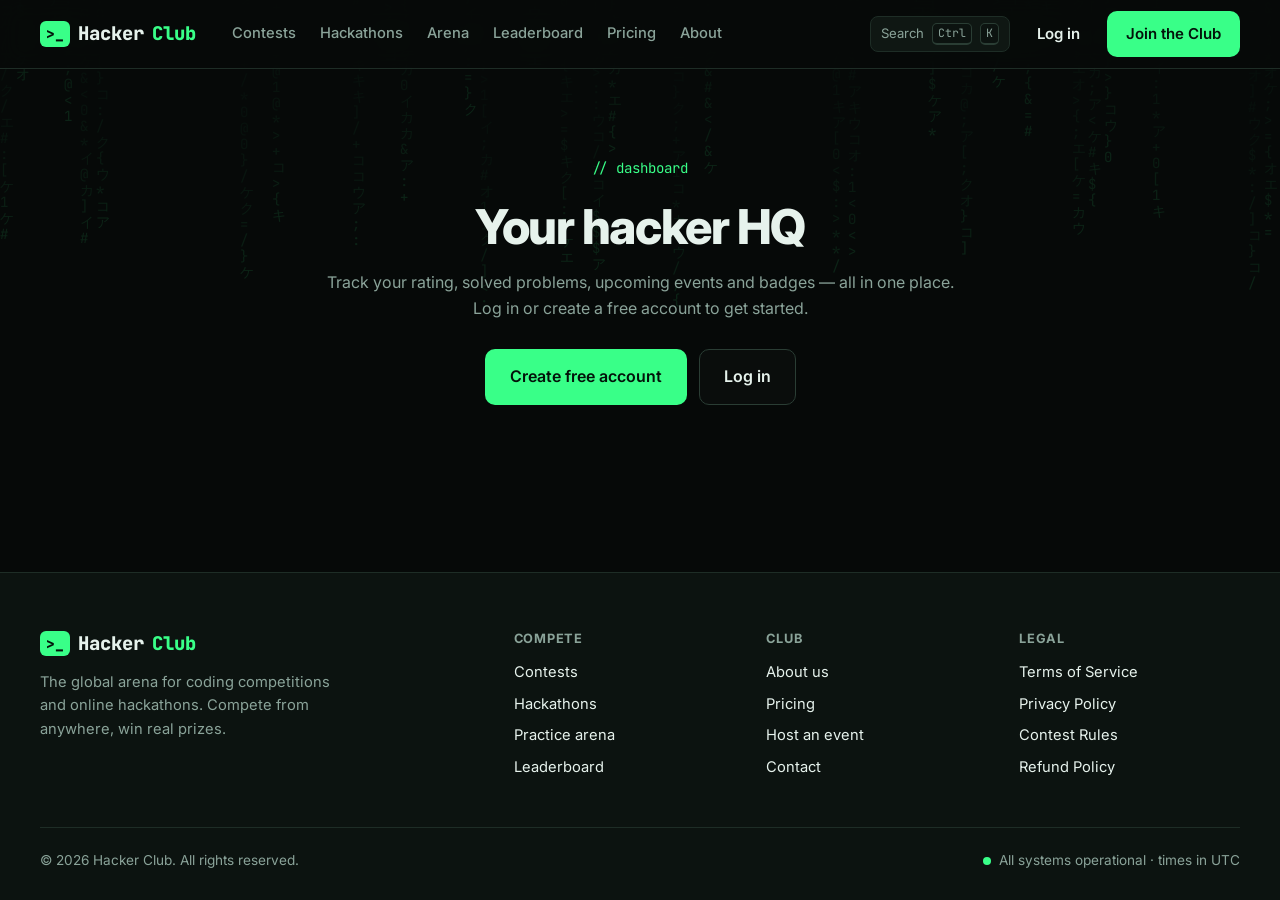
<file: dashboard.html>
<!DOCTYPE html>
<html lang="en">
<head>
  <meta charset="UTF-8" />
  <meta name="viewport" content="width=device-width, initial-scale=1.0" />
  <title>Dashboard — Hacker Club</title>
  <link rel="preconnect" href="https://fonts.googleapis.com" />
  <link rel="preconnect" href="https://fonts.gstatic.com" crossorigin />
  <link href="https://fonts.googleapis.com/css2?family=JetBrains+Mono:wght@400;600;800&family=Inter:wght@400;500;600;700;800&display=swap" rel="stylesheet" />
  <link rel="stylesheet" href="assets/css/styles.css" />
  <link rel="icon" href="assets/favicon.svg" />
</head>
<body data-page="dashboard">
  <header id="site-header"></header>
  <main id="root"></main>
  <footer id="site-footer"></footer>
  <script src="assets/js/data.js"></script>
  <script src="assets/js/app.js"></script>
  <script src="assets/js/dashboard.js"></script>
</body>
</html>
</file>
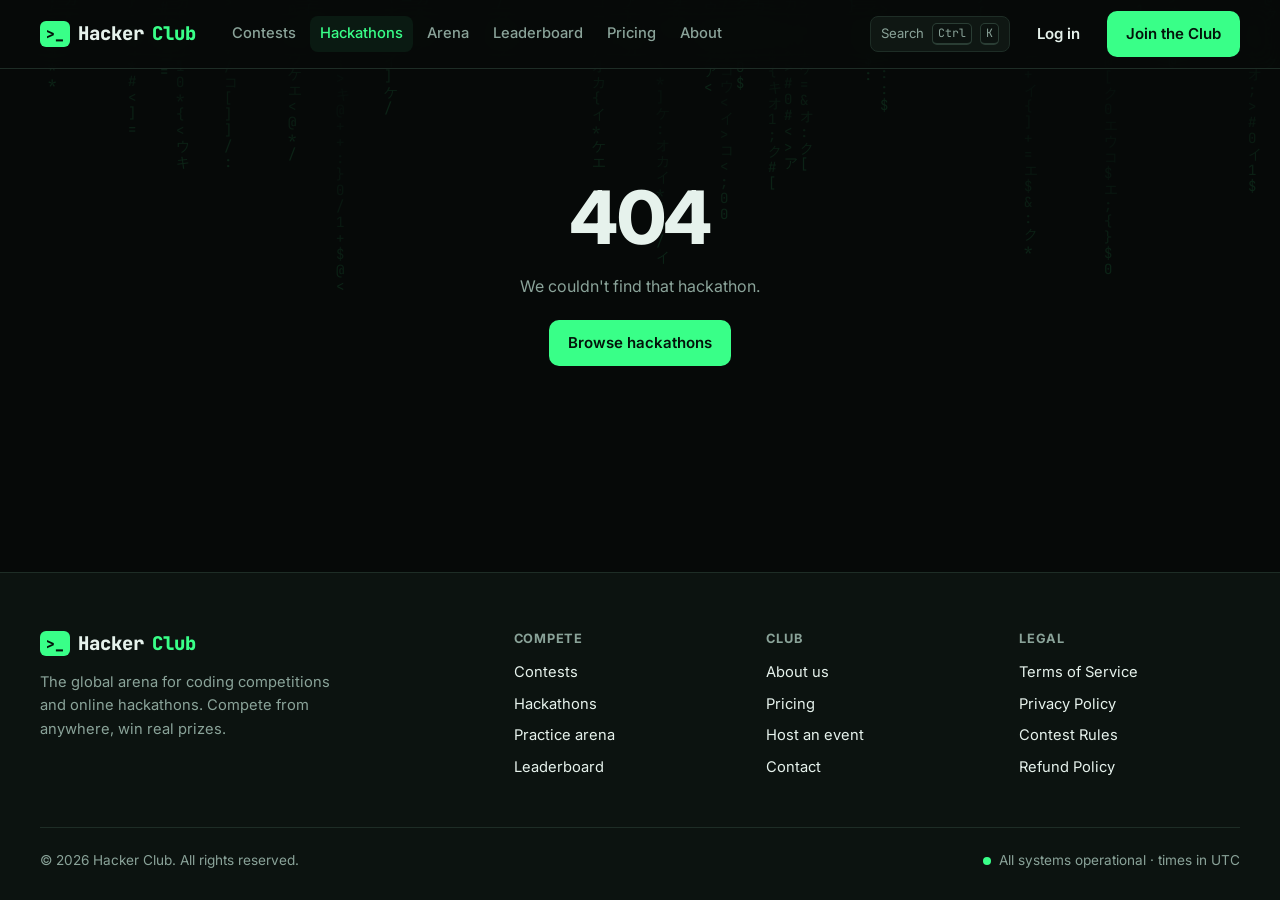
<file: hackathon.html>
<!DOCTYPE html>
<html lang="en">
<head>
  <meta charset="UTF-8" />
  <meta name="viewport" content="width=device-width, initial-scale=1.0" />
  <title>Hackathon — Hacker Club</title>
  <link rel="preconnect" href="https://fonts.googleapis.com" />
  <link rel="preconnect" href="https://fonts.gstatic.com" crossorigin />
  <link href="https://fonts.googleapis.com/css2?family=JetBrains+Mono:wght@400;600;800&family=Inter:wght@400;500;600;700;800&display=swap" rel="stylesheet" />
  <link rel="stylesheet" href="assets/css/styles.css" />
  <link rel="icon" href="assets/favicon.svg" />
</head>
<body data-page="hackathons">
  <header id="site-header"></header>
  <main id="root"></main>
  <footer id="site-footer"></footer>
  <script src="assets/js/data.js"></script>
  <script src="assets/js/app.js"></script>
  <script src="assets/js/hackathon.js"></script>
</body>
</html>
</file>
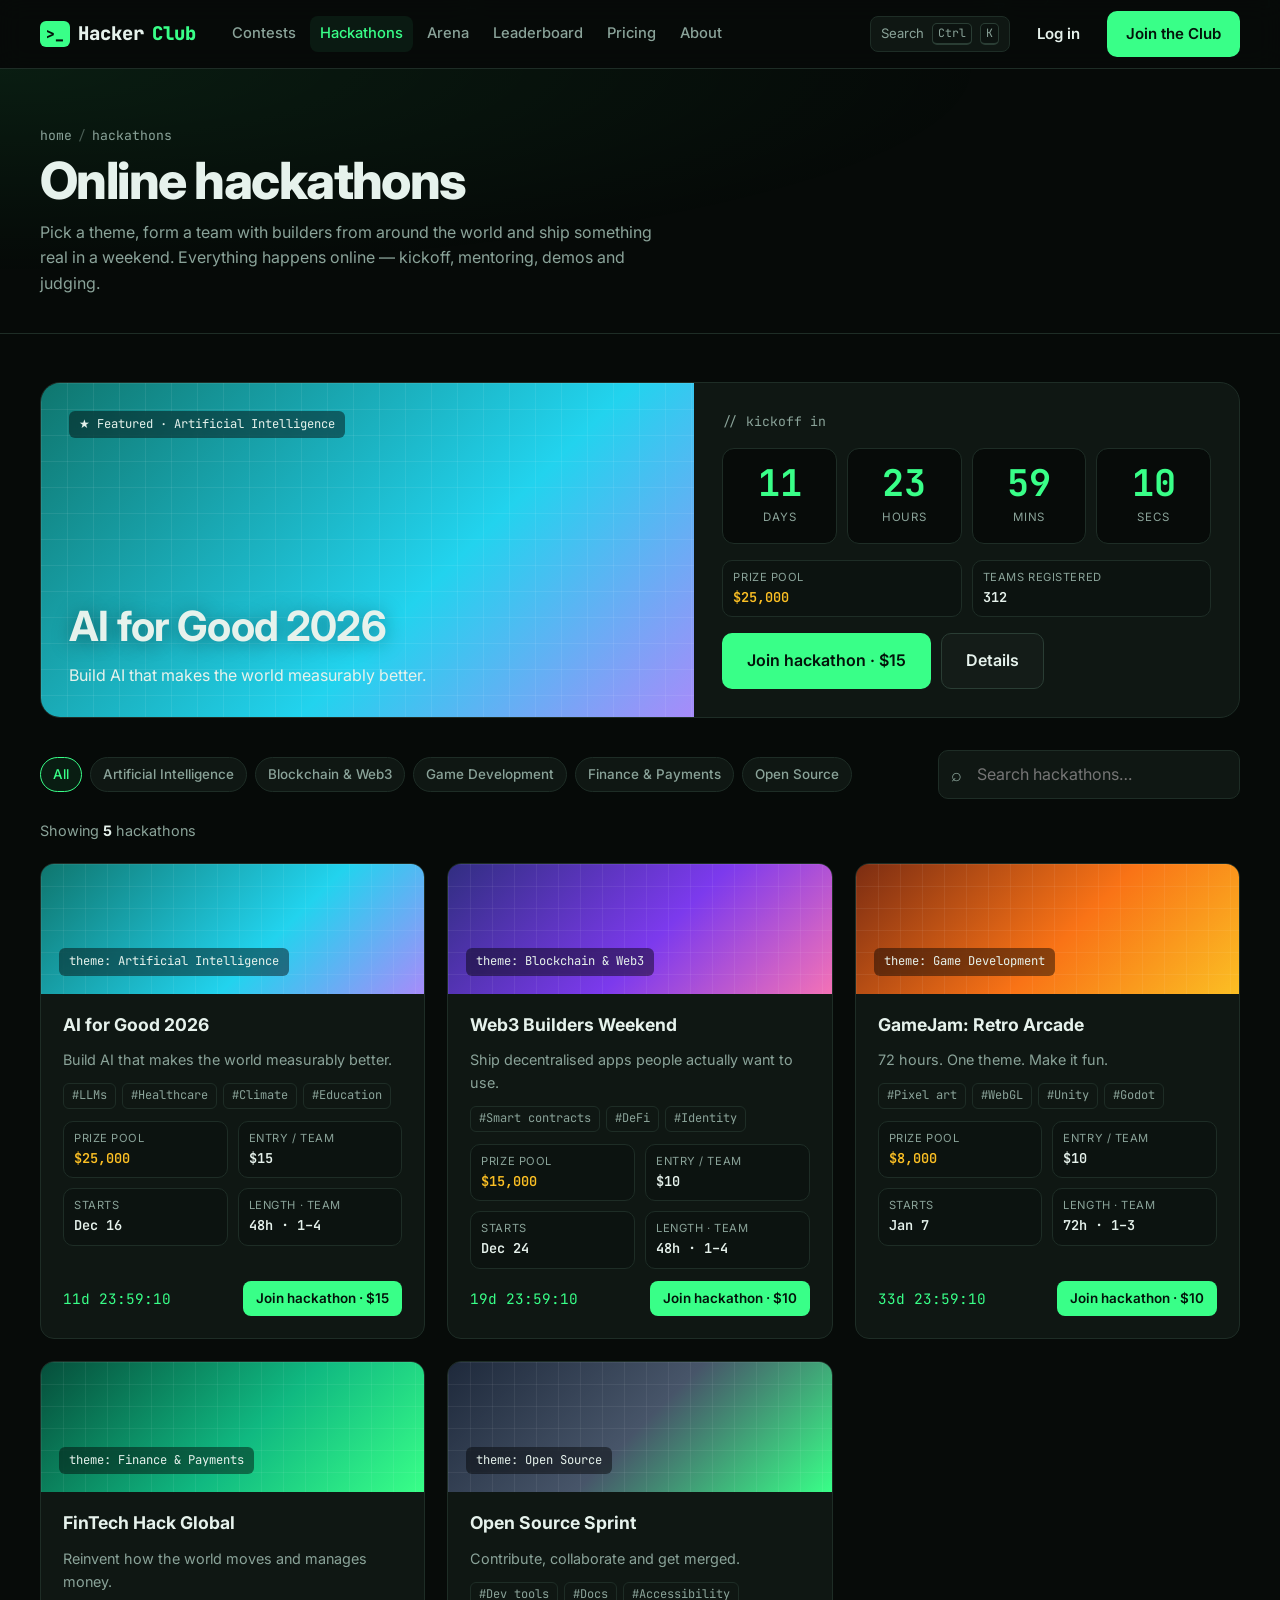
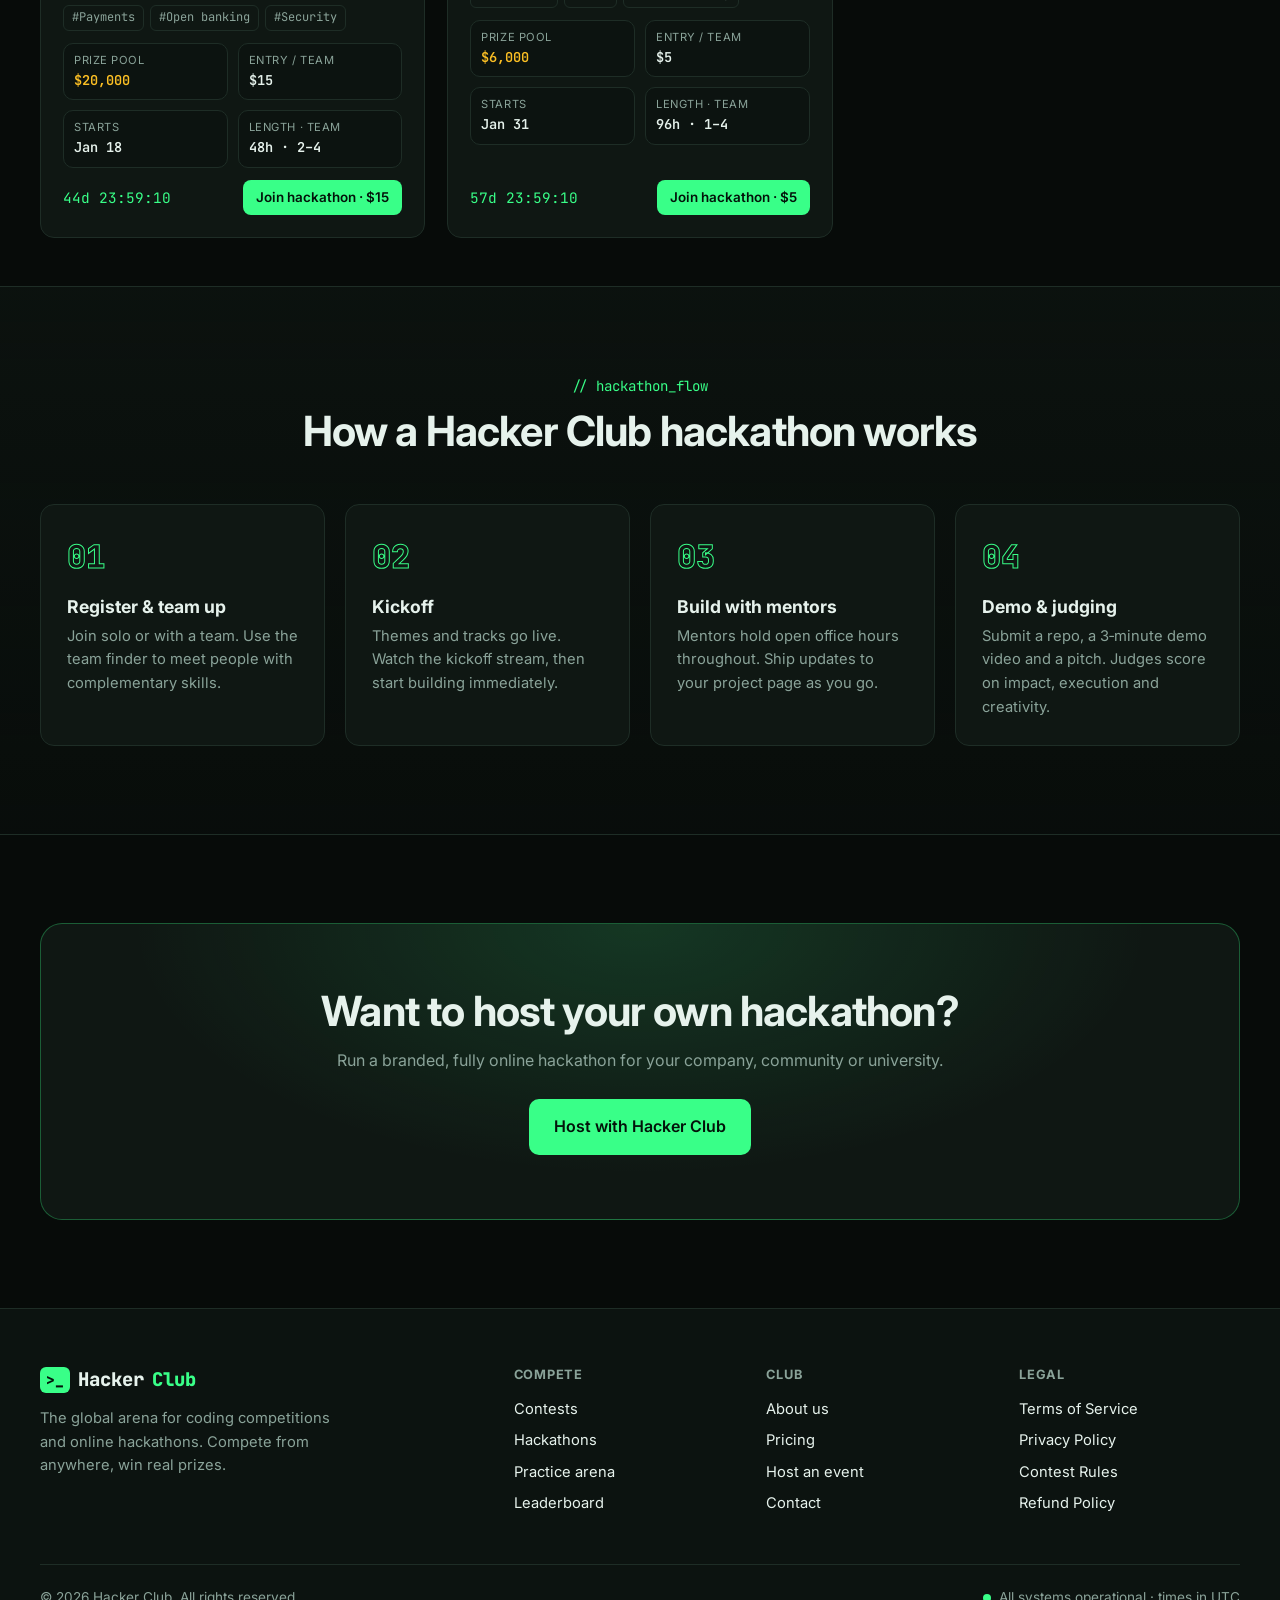
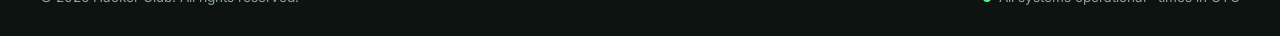
<file: hackathons.html>
<!DOCTYPE html>
<html lang="en">
<head>
  <meta charset="UTF-8" />
  <meta name="viewport" content="width=device-width, initial-scale=1.0" />
  <title>Hackathons — Hacker Club</title>
  <meta name="description" content="Online hackathons on Hacker Club. Team up with builders worldwide, ship in 48 hours and win prizes." />
  <link rel="preconnect" href="https://fonts.googleapis.com" />
  <link rel="preconnect" href="https://fonts.gstatic.com" crossorigin />
  <link href="https://fonts.googleapis.com/css2?family=JetBrains+Mono:wght@400;600;800&family=Inter:wght@400;500;600;700;800&display=swap" rel="stylesheet" />
  <link rel="stylesheet" href="assets/css/styles.css" />
  <link rel="icon" href="assets/favicon.svg" />
</head>
<body data-page="hackathons">
  <header id="site-header"></header>
  <main>
    <section class="page-hero">
      <div class="container">
        <p class="crumbs"><a href="index.html">home</a><span>/</span>hackathons</p>
        <h1>Online hackathons</h1>
        <p class="sub">Pick a theme, form a team with builders from around the world and ship something real in a weekend. Everything happens online — kickoff, mentoring, demos and judging.</p>
      </div>
    </section>

    <section class="section sm">
      <div class="container">
        <div id="feature"></div>
        <div style="display:flex;justify-content:space-between;gap:12px;flex-wrap:wrap;align-items:center">
          <div class="chips" id="themeChips"></div>
          <label class="search" style="min-width:240px"><input class="input" id="q" type="search" placeholder="Search hackathons…" aria-label="Search hackathons" /></label>
        </div>
        <div class="results-bar"><span id="count"></span></div>
        <div class="hack-grid" id="grid"></div>
      </div>
    </section>

    <section class="section alt">
      <div class="container">
        <p class="eyebrow center">// hackathon_flow</p>
        <h2 class="center">How a Hacker Club hackathon works</h2>
        <div class="steps">
          <div class="step"><span class="num">01</span><h3>Register &amp; team up</h3><p>Join solo or with a team. Use the team finder to meet people with complementary skills.</p></div>
          <div class="step"><span class="num">02</span><h3>Kickoff</h3><p>Themes and tracks go live. Watch the kickoff stream, then start building immediately.</p></div>
          <div class="step"><span class="num">03</span><h3>Build with mentors</h3><p>Mentors hold open office hours throughout. Ship updates to your project page as you go.</p></div>
          <div class="step"><span class="num">04</span><h3>Demo &amp; judging</h3><p>Submit a repo, a 3‑minute demo video and a pitch. Judges score on impact, execution and creativity.</p></div>
        </div>
      </div>
    </section>

    <section class="section">
      <div class="container cta-box">
        <h2>Want to host your own hackathon?</h2>
        <p>Run a branded, fully online hackathon for your company, community or university.</p>
        <a class="btn btn-primary btn-lg" href="pricing.html#host">Host with Hacker Club</a>
      </div>
    </section>
  </main>
  <footer id="site-footer"></footer>
  <script src="assets/js/data.js"></script>
  <script src="assets/js/app.js"></script>
  <script>
  (function () {
    const { $, $$, esc, money } = HC;
    let theme = "All", q = "";
    const themes = ["All", ...new Set(HC.hackathons.map((h) => h.theme))];
    $("#themeChips").innerHTML = themes.map((t) => `<button class="chip ${t === "All" ? "active" : ""}" data-theme="${esc(t)}">${esc(t)}</button>`).join("");

    function feature() {
      const h = HC.hackathons.filter((x) => HC.status(x).state !== "ended").sort((a, b) => a.start - b.start)[0];
      $("#feature").innerHTML = `
        <div class="hack-feature">
          <div class="art" style="background:${h.gradient}">
            <span class="theme-tag" style="align-self:flex-start;margin-bottom:auto">★ Featured · ${esc(h.theme)}</span>
            <h2>${esc(h.title)}</h2>
            <p style="max-width:460px">${esc(h.tagline)}</p>
          </div>
          <div class="info">
            <p class="mono muted" style="font-size:.82rem">// kickoff in</p>
            <div class="big-countdown" data-cd-blocks="${h.start}"></div>
            <div class="meta">
              <div class="prize"><small>Prize pool</small><b>${money(h.prize)}</b></div>
              <div><small>Teams registered</small><b>${h.teams + (HC.isRegistered(h.id) ? 1 : 0)}</b></div>
            </div>
            <div style="display:flex;gap:10px;flex-wrap:wrap">${HC.actionBtn(h, "hackathon", "btn-lg")}<a class="btn btn-outline btn-lg" href="hackathon.html?id=${h.id}">Details</a></div>
          </div>
        </div>`;
    }
    function render() {
      const list = HC.hackathons.filter((h) => (theme === "All" || h.theme === theme) && (!q || (h.title + h.tagline + h.tags.join(" ")).toLowerCase().includes(q)));
      $("#count").innerHTML = `Showing <b style="color:var(--text)">${list.length}</b> hackathon${list.length === 1 ? "" : "s"}`;
      $("#grid").innerHTML = list.map(HC.hackCard).join("") || `<div class="empty" style="grid-column:1/-1"><span class="icon">∅</span>No hackathons match.</div>`;
      feature();
    }
    $("#themeChips").addEventListener("click", (e) => {
      const b = e.target.closest("[data-theme]"); if (!b) return;
      theme = b.dataset.theme; $$("#themeChips .chip").forEach((x) => x.classList.toggle("active", x === b)); render();
    });
    $("#q").addEventListener("input", (e) => { q = e.target.value.toLowerCase(); render(); });
    document.addEventListener("hc:change", render);
    render();
    HC.reveal(".step");
  })();
  </script>
</body>
</html>
</file>
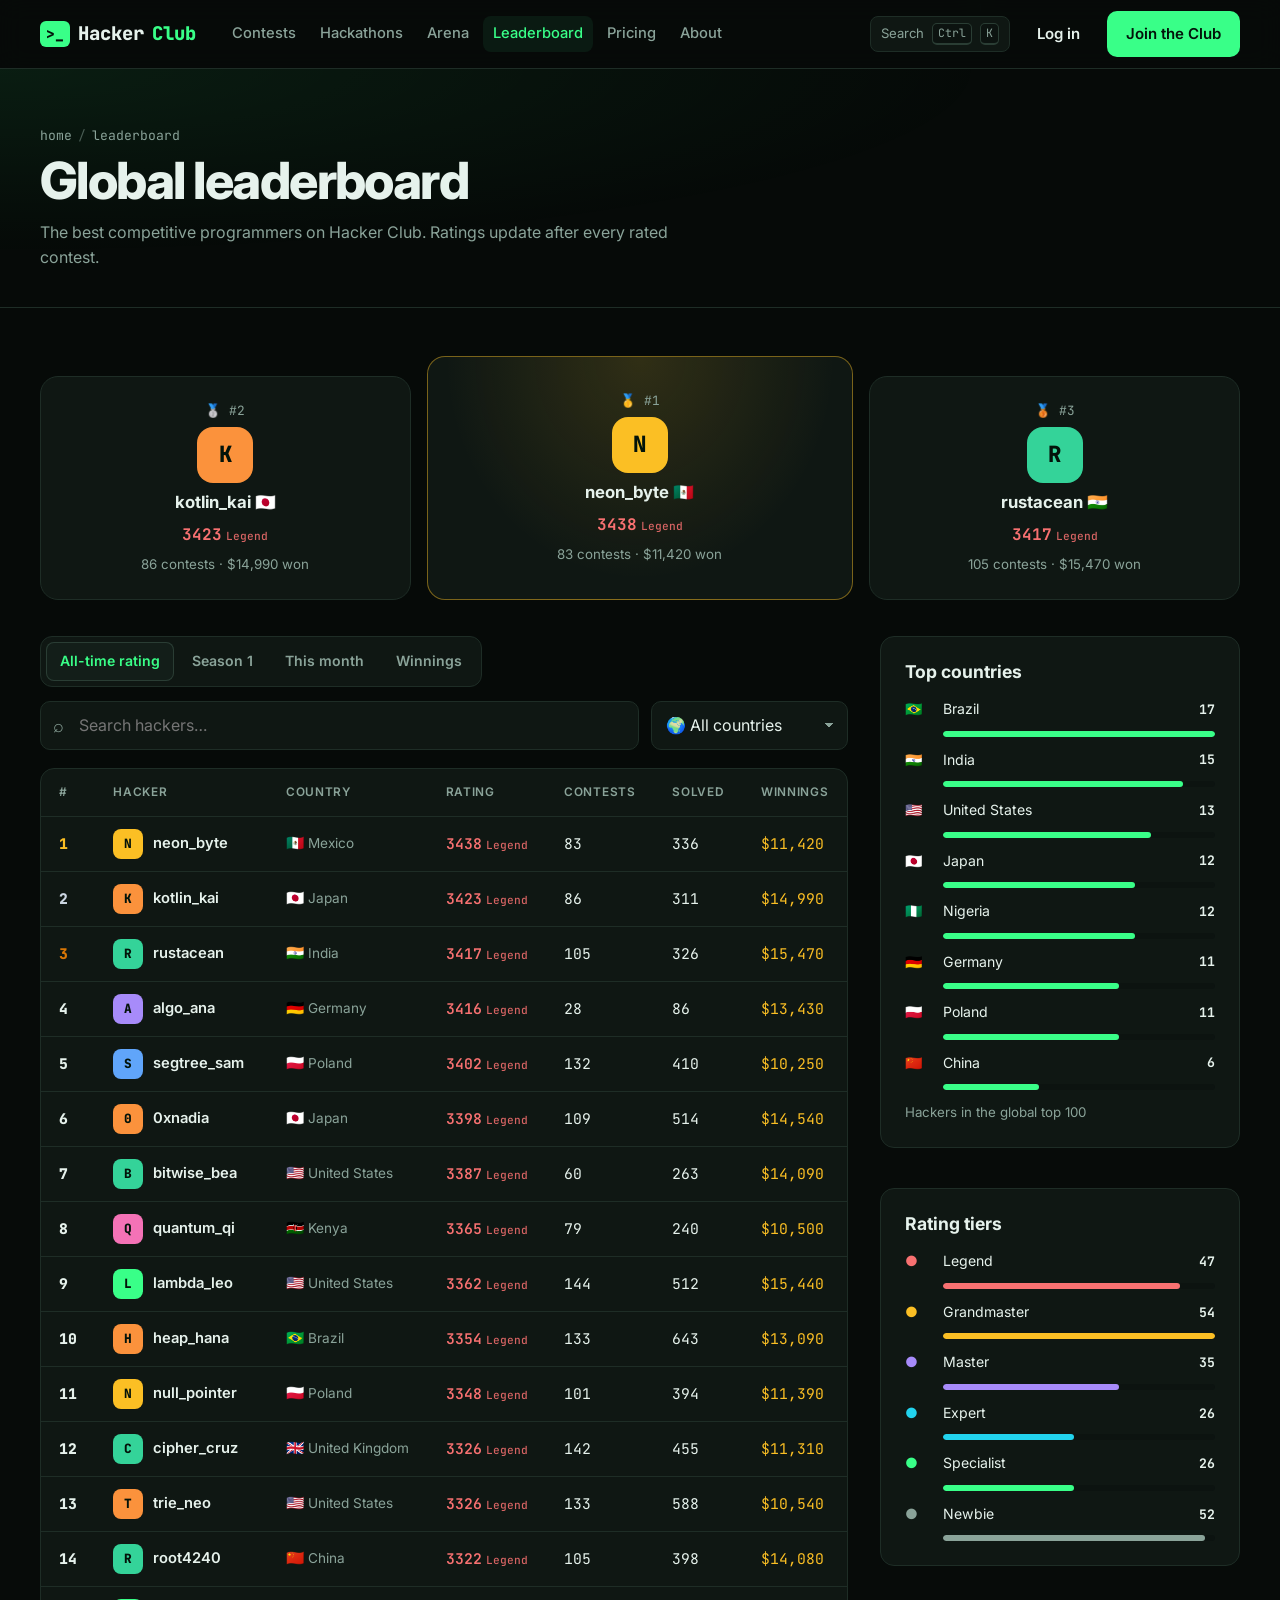
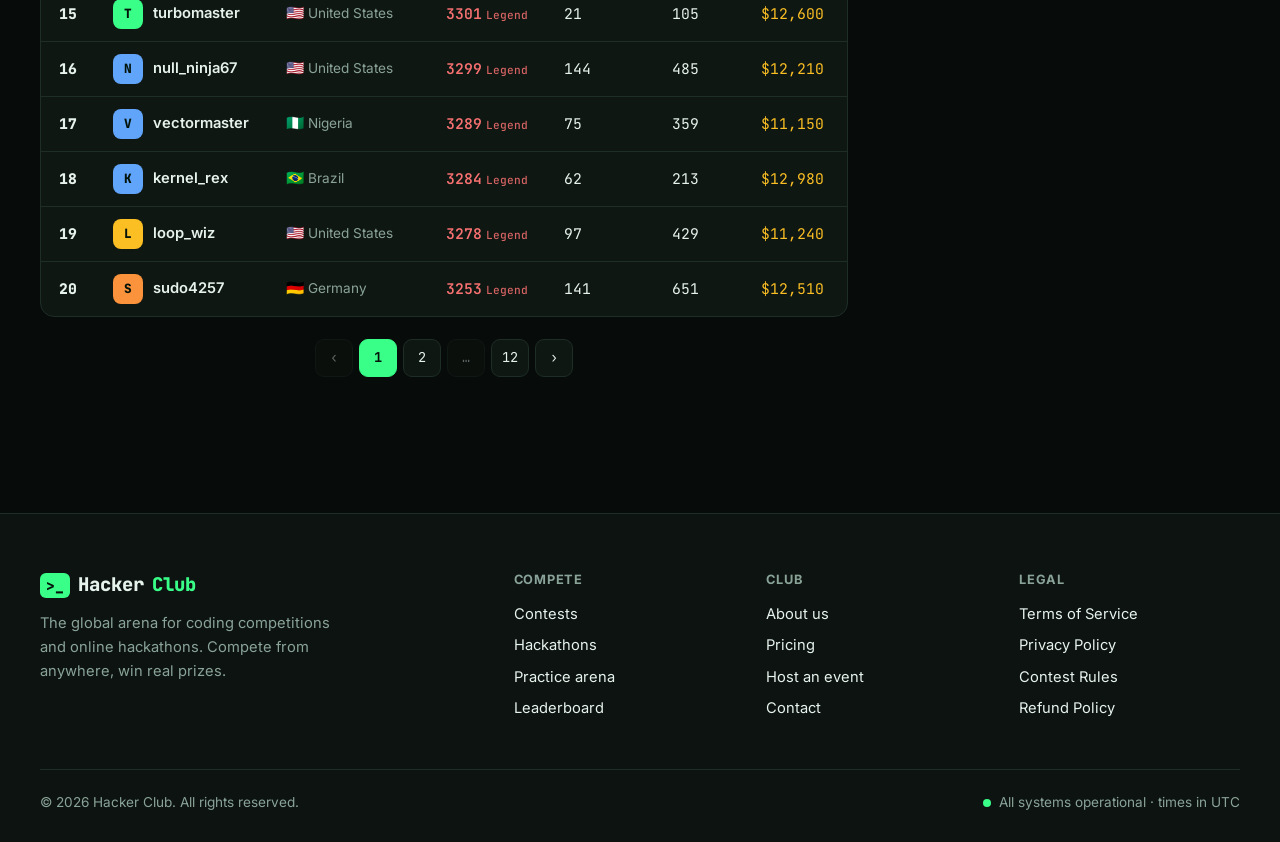
<file: leaderboard.html>
<!DOCTYPE html>
<html lang="en">
<head>
  <meta charset="UTF-8" />
  <meta name="viewport" content="width=device-width, initial-scale=1.0" />
  <title>Leaderboard — Hacker Club</title>
  <meta name="description" content="Global Hacker Club rankings: top competitive programmers by rating, season points and winnings." />
  <link rel="preconnect" href="https://fonts.googleapis.com" />
  <link rel="preconnect" href="https://fonts.gstatic.com" crossorigin />
  <link href="https://fonts.googleapis.com/css2?family=JetBrains+Mono:wght@400;600;800&family=Inter:wght@400;500;600;700;800&display=swap" rel="stylesheet" />
  <link rel="stylesheet" href="assets/css/styles.css" />
  <link rel="icon" href="assets/favicon.svg" />
</head>
<body data-page="leaderboard">
  <header id="site-header"></header>
  <main>
    <section class="page-hero">
      <div class="container">
        <p class="crumbs"><a href="index.html">home</a><span>/</span>leaderboard</p>
        <h1>Global leaderboard</h1>
        <p class="sub">The best competitive programmers on Hacker Club. Ratings update after every rated contest.</p>
      </div>
    </section>
    <section class="section sm">
      <div class="container">
        <div class="lb-podium" id="podium"></div>
        <div class="detail-grid" style="padding-top:0">
          <div>
            <div style="display:flex;justify-content:space-between;gap:12px;flex-wrap:wrap;margin-bottom:14px">
              <div class="tabs" id="periodTabs">
                <button class="tab active" data-period="rating">All-time rating</button>
                <button class="tab" data-period="season">Season 1</button>
                <button class="tab" data-period="month">This month</button>
                <button class="tab" data-period="winnings">Winnings</button>
              </div>
              <button class="btn btn-outline btn-sm hidden" id="jumpMe">★ Jump to me</button>
            </div>
            <div class="filters" style="grid-template-columns:1fr auto">
              <label class="search"><input class="input" id="q" type="search" placeholder="Search hackers…" aria-label="Search hackers" /></label>
              <select class="select" id="country" aria-label="Country"><option value="all">🌍 All countries</option></select>
            </div>
            <div class="table-wrap">
              <table class="lb">
                <thead><tr><th>#</th><th>Hacker</th><th>Country</th><th id="metricHead">Rating</th><th>Contests</th><th>Solved</th><th>Winnings</th></tr></thead>
                <tbody id="body"></tbody>
              </table>
            </div>
            <div class="pagination" id="pager"></div>
          </div>
          <aside class="sidebar">
            <div class="panel">
              <h3>Top countries</h3>
              <div class="bars" id="countries"></div>
            </div>
            <div class="panel">
              <h3>Rating tiers</h3>
              <div class="bars" id="tiers"></div>
            </div>
          </aside>
        </div>
      </div>
    </section>
  </main>
  <footer id="site-footer"></footer>
  <script src="assets/js/data.js"></script>
  <script src="assets/js/app.js"></script>
  <script src="assets/js/leaderboard.js"></script>
</body>
</html>
</file>
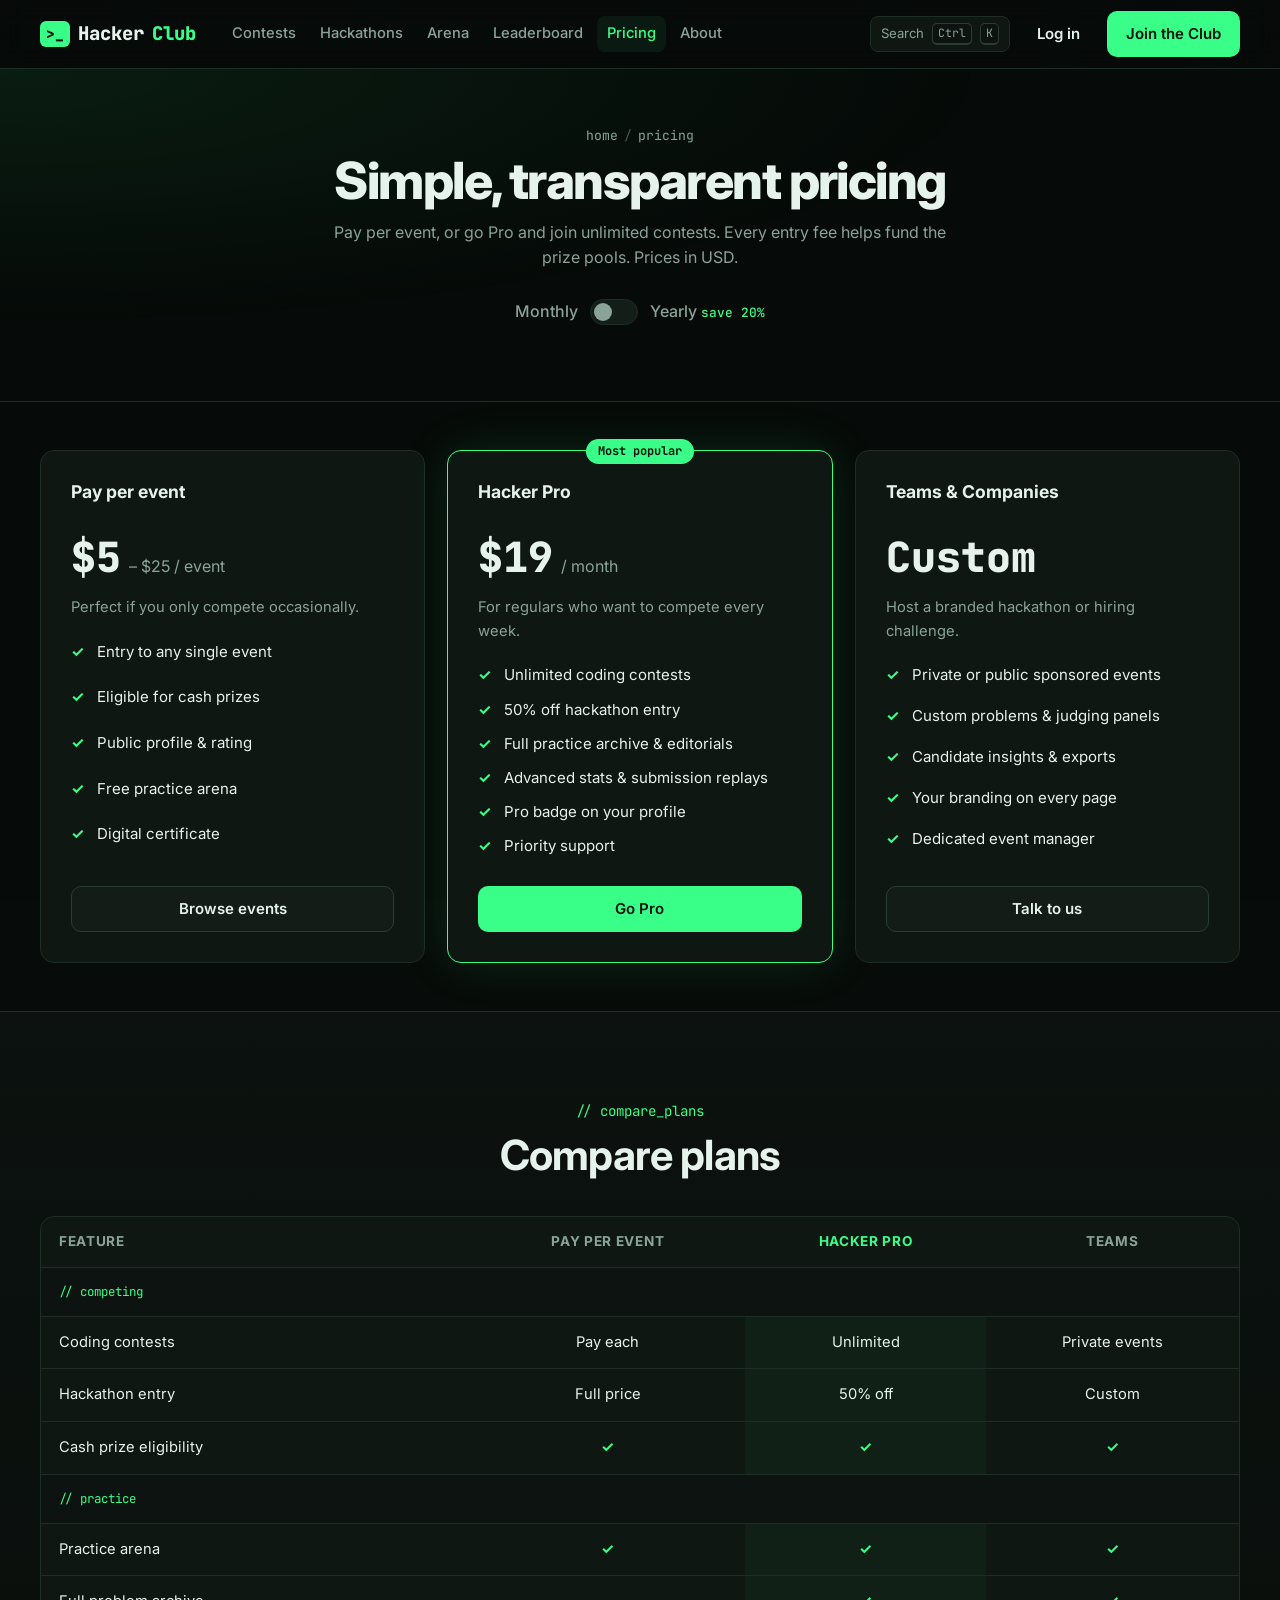
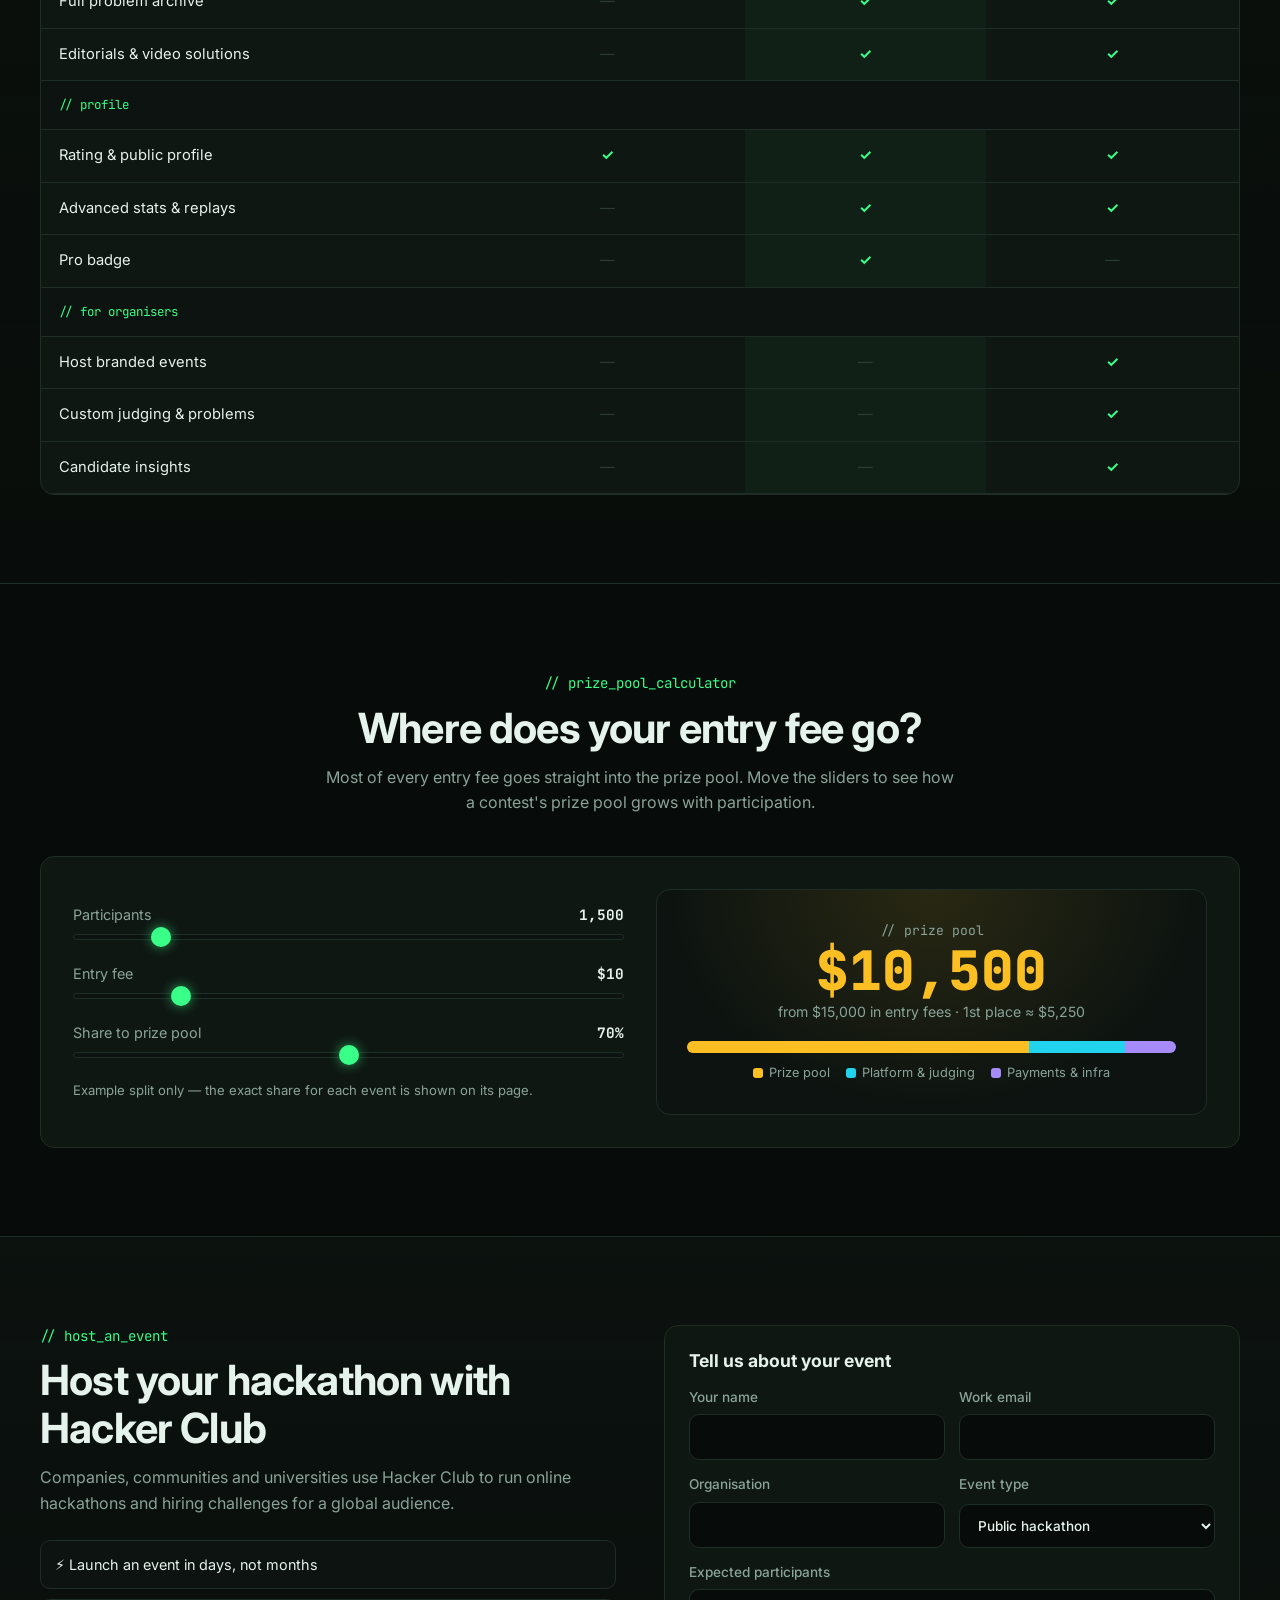
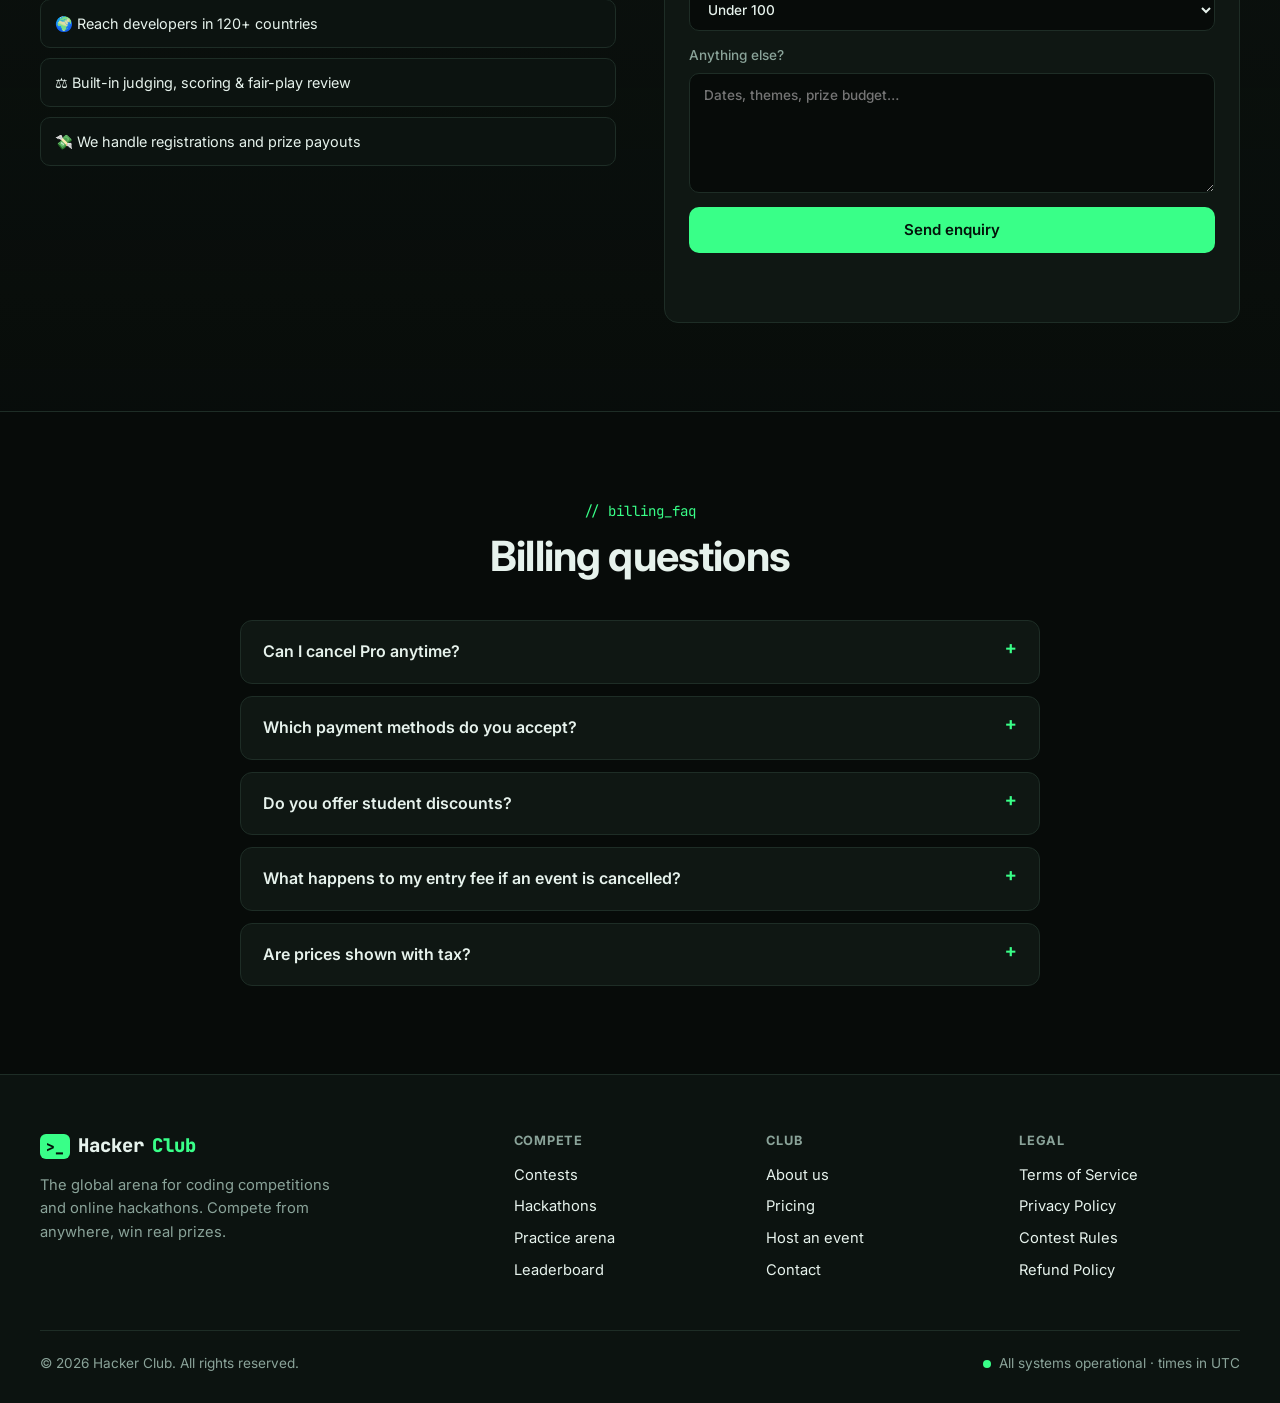
<file: pricing.html>
<!DOCTYPE html>
<html lang="en">
<head>
  <meta charset="UTF-8" />
  <meta name="viewport" content="width=device-width, initial-scale=1.0" />
  <title>Pricing — Hacker Club</title>
  <meta name="description" content="Hacker Club pricing: pay per event, go Pro for unlimited contests, or host your own hackathon." />
  <link rel="preconnect" href="https://fonts.googleapis.com" />
  <link rel="preconnect" href="https://fonts.gstatic.com" crossorigin />
  <link href="https://fonts.googleapis.com/css2?family=JetBrains+Mono:wght@400;600;800&family=Inter:wght@400;500;600;700;800&display=swap" rel="stylesheet" />
  <link rel="stylesheet" href="assets/css/styles.css" />
  <link rel="icon" href="assets/favicon.svg" />
</head>
<body data-page="pricing">
  <header id="site-header"></header>
  <main>
    <section class="page-hero">
      <div class="container center">
        <p class="crumbs"><a href="index.html">home</a><span>/</span>pricing</p>
        <h1>Simple, transparent pricing</h1>
        <p class="sub center">Pay per event, or go Pro and join unlimited contests. Every entry fee helps fund the prize pools. Prices in USD.</p>
        <div class="billing-toggle">
          <span>Monthly</span>
          <label class="switch"><input type="checkbox" id="billing" aria-label="Yearly billing" /><span class="slider"></span></label>
          <span>Yearly <em class="save">save 20%</em></span>
        </div>
      </div>
    </section>

    <section class="section sm">
      <div class="container">
        <div class="pricing">
          <div class="plan">
            <h3>Pay per event</h3>
            <p class="price"><span class="amt">$5</span><span class="per">– $25 / event</span></p>
            <p class="plan-desc">Perfect if you only compete occasionally.</p>
            <ul>
              <li>Entry to any single event</li>
              <li>Eligible for cash prizes</li>
              <li>Public profile &amp; rating</li>
              <li>Free practice arena</li>
              <li>Digital certificate</li>
            </ul>
            <a class="btn btn-outline btn-block" href="contests.html">Browse events</a>
          </div>
          <div class="plan featured">
            <div class="ribbon">Most popular</div>
            <h3>Hacker Pro</h3>
            <p class="price"><span class="amt" id="proPrice">$19</span><span class="per" id="proPer">/ month</span></p>
            <p class="plan-desc" id="proNote">For regulars who want to compete every week.</p>
            <ul>
              <li>Unlimited coding contests</li>
              <li>50% off hackathon entry</li>
              <li>Full practice archive &amp; editorials</li>
              <li>Advanced stats &amp; submission replays</li>
              <li>Pro badge on your profile</li>
              <li>Priority support</li>
            </ul>
            <button class="btn btn-primary btn-block" id="goPro">Go Pro</button>
          </div>
          <div class="plan">
            <h3>Teams &amp; Companies</h3>
            <p class="price"><span class="amt">Custom</span></p>
            <p class="plan-desc">Host a branded hackathon or hiring challenge.</p>
            <ul>
              <li>Private or public sponsored events</li>
              <li>Custom problems &amp; judging panels</li>
              <li>Candidate insights &amp; exports</li>
              <li>Your branding on every page</li>
              <li>Dedicated event manager</li>
            </ul>
            <a class="btn btn-outline btn-block" href="#host">Talk to us</a>
          </div>
        </div>
      </div>
    </section>

    <section class="section alt">
      <div class="container">
        <p class="eyebrow center">// compare_plans</p>
        <h2 class="center" style="margin-bottom:36px">Compare plans</h2>
        <div class="table-wrap">
          <table class="compare">
            <thead><tr><th>Feature</th><th>Pay per event</th><th class="hl">Hacker Pro</th><th>Teams</th></tr></thead>
            <tbody id="compare"></tbody>
          </table>
        </div>
      </div>
    </section>

    <section class="section">
      <div class="container">
        <p class="eyebrow center">// prize_pool_calculator</p>
        <h2 class="center">Where does your entry fee go?</h2>
        <p class="sub center" style="margin-bottom:40px">Most of every entry fee goes straight into the prize pool. Move the sliders to see how a contest's prize pool grows with participation.</p>
        <div class="calc panel" style="padding:32px">
          <div>
            <div class="range-field"><label>Participants <b id="vP"></b></label><input type="range" id="rP" min="50" max="10000" step="50" value="1500" /></div>
            <div class="range-field"><label>Entry fee <b id="vF"></b></label><input type="range" id="rF" min="1" max="50" step="1" value="10" /></div>
            <div class="range-field"><label>Share to prize pool <b id="vS"></b></label><input type="range" id="rS" min="50" max="90" step="5" value="70" /></div>
            <p class="muted" style="font-size:.82rem">Example split only — the exact share for each event is shown on its page.</p>
          </div>
          <div class="pool-out">
            <p class="muted mono" style="font-size:.82rem">// prize pool</p>
            <div class="big" id="pool">$0</div>
            <p class="muted" style="font-size:.88rem" id="poolSplit"></p>
            <div class="split" id="split"><span></span><span></span><span></span></div>
            <div class="legend"><span><i style="background:var(--amber)"></i>Prize pool</span><span><i style="background:var(--cyan)"></i>Platform &amp; judging</span><span><i style="background:var(--purple)"></i>Payments &amp; infra</span></div>
          </div>
        </div>
      </div>
    </section>

    <section class="section alt" id="host">
      <div class="container two-col">
        <div>
          <p class="eyebrow">// host_an_event</p>
          <h2>Host your hackathon with Hacker Club</h2>
          <p class="sub" style="margin-bottom:24px">Companies, communities and universities use Hacker Club to run online hackathons and hiring challenges for a global audience.</p>
          <div class="list">
            <div class="list-item"><span>⚡ Launch an event in days, not months</span></div>
            <div class="list-item"><span>🌍 Reach developers in 120+ countries</span></div>
            <div class="list-item"><span>⚖ Built-in judging, scoring &amp; fair-play review</span></div>
            <div class="list-item"><span>💸 We handle registrations and prize payouts</span></div>
          </div>
        </div>
        <div class="panel">
          <h3>Tell us about your event</h3>
          <form id="hostForm" class="form-grid">
            <div class="form-row">
              <label class="field">Your name<input name="name" required /></label>
              <label class="field">Work email<input name="email" type="email" required /></label>
            </div>
            <div class="form-row">
              <label class="field">Organisation<input name="org" required /></label>
              <label class="field">Event type<select name="type"><option>Public hackathon</option><option>Private / internal hackathon</option><option>Hiring challenge</option><option>University event</option></select></label>
            </div>
            <label class="field">Expected participants<select name="size"><option>Under 100</option><option>100 – 500</option><option>500 – 2,000</option><option>2,000+</option></select></label>
            <label class="field">Anything else?<textarea name="msg" placeholder="Dates, themes, prize budget…"></textarea></label>
            <button class="btn btn-primary" type="submit">Send enquiry</button>
            <p class="form-msg" id="hostMsg"></p>
          </form>
        </div>
      </div>
    </section>

    <section class="section">
      <div class="narrow">
        <p class="eyebrow center">// billing_faq</p>
        <h2 class="center">Billing questions</h2>
        <div class="faq">
          <details><summary>Can I cancel Pro anytime?</summary><p>Yes. You keep Pro benefits until the end of your billing period, and you won't be charged again.</p></details>
          <details><summary>Which payment methods do you accept?</summary><p>Major credit and debit cards, plus local payment methods in many countries. All payments are processed by a secure payment provider — we never store card details.</p></details>
          <details><summary>Do you offer student discounts?</summary><p>Yes — verified students get 40% off Hacker Pro. Contact us with your student email to apply.</p></details>
          <details><summary>What happens to my entry fee if an event is cancelled?</summary><p>You get a full refund automatically, usually within 5–10 business days.</p></details>
          <details><summary>Are prices shown with tax?</summary><p>Prices are shown in USD before any local taxes, which are calculated at checkout based on your country.</p></details>
        </div>
      </div>
    </section>
  </main>
  <footer id="site-footer"></footer>
  <script src="assets/js/data.js"></script>
  <script src="assets/js/app.js"></script>
  <script>
  (function () {
    const { $, money } = HC;
    let yearly = false;

    // Comparison table
    const Y = '<span class="yes">✓</span>', N = '<span class="no">—</span>';
    const rows = [
      ["Competing"],
      ["Coding contests", "Pay each", "Unlimited", "Private events"],
      ["Hackathon entry", "Full price", "50% off", "Custom"],
      ["Cash prize eligibility", Y, Y, Y],
      ["Practice"],
      ["Practice arena", Y, Y, Y],
      ["Full problem archive", N, Y, Y],
      ["Editorials & video solutions", N, Y, Y],
      ["Profile"],
      ["Rating & public profile", Y, Y, Y],
      ["Advanced stats & replays", N, Y, Y],
      ["Pro badge", N, Y, N],
      ["For organisers"],
      ["Host branded events", N, N, Y],
      ["Custom judging & problems", N, N, Y],
      ["Candidate insights", N, N, Y],
    ];
    $("#compare").innerHTML = rows.map((r) => r.length === 1 ? `<tr class="group"><td colspan="4">// ${r[0].toLowerCase()}</td></tr>` : `<tr><td>${r[0]}</td><td>${r[1]}</td><td class="hl">${r[2]}</td><td>${r[3]}</td></tr>`).join("");

    function renderPro() {
      const u = HC.user();
      $("#proPrice").textContent = yearly ? "$15" : "$19";
      $("#proPer").textContent = yearly ? "/ month, billed $180/yr" : "/ month";
      const btn = $("#goPro");
      if (u?.plan === "pro") { btn.textContent = "✓ You're on Pro"; btn.className = "btn btn-success btn-block"; }
      else { btn.textContent = "Go Pro"; btn.className = "btn btn-primary btn-block"; }
    }
    $("#billing").addEventListener("change", (e) => { yearly = e.target.checked; renderPro(); });

    $("#goPro").addEventListener("click", () => HC.requireUser(() => {
      const u = HC.user();
      if (u.plan === "pro") {
        if (confirm("Cancel Hacker Pro? (demo)")) { HC.store.set("user", { ...u, plan: "free" }); HC.toast("Pro cancelled.", "info"); location.reload(); }
        return;
      }
      const price = yearly ? 180 : 19;
      HC.openModal(`
        <p class="eyebrow">// upgrade</p><h3>Hacker Pro</h3>
        <p class="muted">${yearly ? "Yearly plan — $15/month billed annually" : "Monthly plan — cancel anytime"}</p>
        <div class="checkout-summary">
          <div><span class="muted">Hacker Pro (${yearly ? "12 months" : "1 month"})</span><span class="mono">${money(yearly ? 228 : 19)}</span></div>
          ${yearly ? `<div><span class="muted">Yearly discount</span><span class="mono accent">−$48</span></div>` : ""}
          <div class="total"><span>Total today</span><b>${money(price)}</b></div>
        </div>
        <form id="proForm" style="margin-top:18px;display:grid;gap:12px">
          <button class="btn btn-primary btn-block btn-lg" type="submit">Upgrade for ${money(price)}</button>
          <p class="demo-note">Demo checkout — no payment is taken.</p>
        </form>`);
      $("#proForm").addEventListener("submit", (e) => {
        e.preventDefault();
        HC.store.set("user", { ...HC.user(), plan: "pro", proSince: Date.now() });
        HC.closeModal();
        HC.toast("Welcome to <b>Hacker Pro</b>! Contests are now free for you.");
        setTimeout(() => location.reload(), 1200);
      });
    }));

    // Calculator
    function calc() {
      const p = +$("#rP").value, f = +$("#rF").value, s = +$("#rS").value;
      const gross = p * f, pool = Math.round((gross * s) / 100);
      const platform = Math.round(gross * (100 - s) * 0.65 / 100), infra = gross - pool - platform;
      $("#vP").textContent = p.toLocaleString(); $("#vF").textContent = money(f); $("#vS").textContent = s + "%";
      $("#pool").textContent = money(pool);
      $("#poolSplit").textContent = `from ${money(gross)} in entry fees · 1st place ≈ ${money(Math.round(pool * 0.5))}`;
      const sp = $("#split").children;
      sp[0].style.width = s + "%"; sp[1].style.width = (platform / gross) * 100 + "%"; sp[2].style.width = (infra / gross) * 100 + "%";
    }
    ["#rP", "#rF", "#rS"].forEach((id) => $(id).addEventListener("input", calc));
    calc();

    $("#hostForm").addEventListener("submit", (e) => {
      e.preventDefault();
      const name = new FormData(e.target).get("name");
      $("#hostMsg").textContent = `> thanks, ${name.split(" ")[0]} — we'll reply within 1 business day.`;
      e.target.reset();
    });

    renderPro();
    document.addEventListener("hc:change", renderPro);
    HC.reveal(".plan");
  })();
  </script>
</body>
</html>
</file>
<file: assets/css/styles.css>
/* =========================================================
   Hacker Club — global stylesheet
   ========================================================= */
:root {
  --bg: #070b09;
  --bg-2: #0c1310;
  --card: #0f1713;
  --card-2: #131e19;
  --border: #1e2d26;
  --border-2: #2a3d34;
  --text: #e6f2ec;
  --muted: #8aa399;
  --green: #39ff88;
  --green-dim: #1fae5d;
  --cyan: #22d3ee;
  --purple: #a78bfa;
  --amber: #fbbf24;
  --red: #f87171;
  --orange: #fb923c;
  --radius: 14px;
  --mono: "JetBrains Mono", ui-monospace, Menlo, monospace;
  --sans: "Inter", system-ui, -apple-system, sans-serif;
  --nav-h: 68px;
}

* { box-sizing: border-box; margin: 0; padding: 0; }
html { scroll-behavior: smooth; }
body { background: var(--bg); color: var(--text); font-family: var(--sans); line-height: 1.6; overflow-x: hidden; min-height: 100vh; display: flex; flex-direction: column; }
main { flex: 1; }
a { color: inherit; text-decoration: none; }
button { font: inherit; cursor: pointer; color: inherit; }
input, select, textarea { font: inherit; color: inherit; }
code { font-family: var(--mono); font-size: .9em; background: var(--card-2); border: 1px solid var(--border); padding: 1px 6px; border-radius: 6px; }
::selection { background: rgba(57,255,136,.3); }

#matrix { position: fixed; inset: 0; z-index: -1; opacity: .1; pointer-events: none; }

.container { width: min(1200px, 100% - 32px); margin-inline: auto; }
.narrow { width: min(800px, 100% - 32px); margin-inline: auto; }
.center { text-align: center; }
.muted { color: var(--muted); }
.accent { color: var(--green); }
.mono { font-family: var(--mono); }
.amber { color: var(--amber); }
.hidden { display: none !important; }

/* ---------- Buttons ---------- */
.btn { display: inline-flex; align-items: center; justify-content: center; gap: 8px; border: 1px solid transparent; border-radius: 10px; padding: 10px 18px; font-weight: 600; font-size: .94rem; transition: transform .15s, box-shadow .2s, background .2s, border-color .2s, color .2s; white-space: nowrap; }
.btn:hover { transform: translateY(-1px); }
.btn:disabled { opacity: .55; cursor: not-allowed; transform: none; }
.btn-primary { background: var(--green); color: #03130a; }
.btn-primary:hover { box-shadow: 0 0 24px rgba(57,255,136,.45); }
.btn-outline { border-color: var(--border-2); background: rgba(255,255,255,.02); }
.btn-outline:hover { border-color: var(--green); color: var(--green); }
.btn-ghost { background: none; }
.btn-ghost:hover { color: var(--green); }
.btn-danger { border-color: rgba(248,113,113,.4); color: var(--red); background: rgba(248,113,113,.06); }
.btn-success { background: rgba(57,255,136,.12); color: var(--green); border-color: rgba(57,255,136,.4); }
.btn-sm { padding: 6px 12px; font-size: .84rem; border-radius: 8px; }
.btn-lg { padding: 14px 24px; font-size: 1rem; }
.btn-block { width: 100%; }

/* ---------- Nav ---------- */
.nav { position: sticky; top: 0; z-index: 50; backdrop-filter: blur(12px); background: rgba(7,11,9,.8); border-bottom: 1px solid var(--border); }
.nav-inner { display: flex; align-items: center; gap: 26px; height: var(--nav-h); }
.logo { font-family: var(--mono); font-weight: 800; font-size: 1.18rem; display: flex; align-items: center; gap: 8px; flex-shrink: 0; }
.logo-mark { background: var(--green); color: #03130a; border-radius: 6px; padding: 1px 6px; font-size: .92rem; }
.nav-links { display: flex; gap: 4px; margin-right: auto; }
.nav-links a { color: var(--muted); font-size: .92rem; font-weight: 500; padding: 6px 10px; border-radius: 8px; }
.nav-links a:hover { color: var(--text); background: var(--card); }
.nav-links a.active { color: var(--green); background: rgba(57,255,136,.07); }
.nav-cta { display: flex; gap: 8px; align-items: center; }
.kbd-hint { display: inline-flex; align-items: center; gap: 8px; border: 1px solid var(--border); background: var(--card); border-radius: 8px; padding: 6px 10px; color: var(--muted); font-size: .82rem; }
.kbd-hint:hover { border-color: var(--border-2); color: var(--text); }
kbd { font-family: var(--mono); font-size: .72rem; border: 1px solid var(--border-2); border-bottom-width: 2px; border-radius: 5px; padding: 0 5px; background: var(--bg-2); color: var(--muted); }
.mobile-only { display: none; }
.burger { display: none; background: none; border: 0; flex-direction: column; gap: 5px; padding: 8px; margin-left: auto; }
.burger span { width: 22px; height: 2px; background: var(--text); display: block; transition: .2s; }

.user-menu { position: relative; }
.user-btn { display: flex; align-items: center; gap: 8px; background: var(--card); border: 1px solid var(--border); border-radius: 999px; padding: 4px 12px 4px 4px; font-size: .88rem; font-weight: 600; }
.user-btn:hover { border-color: var(--border-2); }
.dropdown { position: absolute; right: 0; top: calc(100% + 8px); min-width: 210px; background: var(--card); border: 1px solid var(--border); border-radius: 12px; padding: 6px; display: none; box-shadow: 0 20px 50px rgba(0,0,0,.5); }
.dropdown.open { display: block; animation: pop .15s ease-out; }
.dropdown a, .dropdown button { display: flex; width: 100%; text-align: left; background: none; border: 0; padding: 9px 12px; border-radius: 8px; font-size: .9rem; gap: 10px; }
.dropdown a:hover, .dropdown button:hover { background: var(--card-2); color: var(--green); }
.dropdown hr { border: 0; border-top: 1px solid var(--border); margin: 6px 0; }
.dropdown .dd-head { padding: 8px 12px 10px; font-size: .82rem; color: var(--muted); }
.dropdown .dd-head b { display: block; color: var(--text); font-size: .95rem; }

.avatar { width: 30px; height: 30px; border-radius: 8px; display: inline-grid; place-items: center; font-family: var(--mono); font-size: .8rem; font-weight: 800; color: #03130a; flex-shrink: 0; }
.avatar.round { border-radius: 50%; }
.avatar.lg { width: 84px; height: 84px; font-size: 2rem; border-radius: 20px; }

/* ---------- Ticker ---------- */
.ticker { background: var(--bg-2); border-bottom: 1px solid var(--border); overflow: hidden; font-size: .84rem; color: var(--muted); }
.ticker-inner { display: flex; align-items: center; gap: 14px; height: 38px; }
.ticker-label { font-family: var(--mono); color: var(--green); font-size: .78rem; white-space: nowrap; display: flex; gap: 8px; align-items: center; }
.ticker-msg { white-space: nowrap; overflow: hidden; text-overflow: ellipsis; animation: slideIn .4s ease-out; }
.ticker-msg b { color: var(--text); font-weight: 600; }
@keyframes slideIn { from { opacity: 0; transform: translateY(8px); } }

/* ---------- Hero ---------- */
.hero { padding: 76px 0 60px; }
.hero-grid { display: grid; grid-template-columns: 1.05fr 1fr; gap: 56px; align-items: center; }
.pill { display: inline-flex; align-items: center; gap: 10px; border: 1px solid var(--border); background: var(--card); padding: 6px 14px; border-radius: 999px; font-size: .85rem; color: var(--muted); }
.dot { width: 8px; height: 8px; border-radius: 50%; background: var(--green); display: inline-block; flex-shrink: 0; }
.dot.red { background: var(--red); }
.dot.live { animation: pulse 1.6s infinite; }
.dot.red.live { animation: pulseRed 1.6s infinite; }
@keyframes pulse { 0%{box-shadow:0 0 0 0 rgba(57,255,136,.7)} 70%{box-shadow:0 0 0 10px rgba(57,255,136,0)} 100%{box-shadow:0 0 0 0 rgba(57,255,136,0)} }
@keyframes pulseRed { 0%{box-shadow:0 0 0 0 rgba(248,113,113,.7)} 70%{box-shadow:0 0 0 10px rgba(248,113,113,0)} 100%{box-shadow:0 0 0 0 rgba(248,113,113,0)} }

h1 { font-size: clamp(2.6rem, 6vw, 4.6rem); line-height: 1.05; letter-spacing: -.03em; margin: 22px 0 18px; font-weight: 800; }
h2 { font-size: clamp(1.8rem, 3.5vw, 2.6rem); letter-spacing: -.02em; line-height: 1.15; margin-bottom: 12px; }
h3 { font-size: 1.1rem; margin-bottom: 6px; line-height: 1.3; }
.lead { font-size: 1.15rem; color: var(--muted); max-width: 580px; }
.hero-cta { display: flex; gap: 12px; margin: 30px 0 38px; flex-wrap: wrap; }
.glitch { position: relative; color: var(--green); text-shadow: 0 0 30px rgba(57,255,136,.4); }
.glitch::before, .glitch::after { content: attr(data-text); position: absolute; left: 0; top: 0; overflow: hidden; }
.glitch::before { color: var(--cyan); animation: glitch 3s infinite linear alternate-reverse; clip-path: inset(0 0 60% 0); left: 2px; }
.glitch::after { color: var(--purple); animation: glitch 2.5s infinite linear alternate; clip-path: inset(60% 0 0 0); left: -2px; }
@keyframes glitch { 0%, 90% { transform: none; opacity: 0; } 92% { transform: translate(-3px, 1px); opacity: .9; } 96% { transform: translate(3px, -1px); opacity: .9; } 100% { transform: none; opacity: 0; } }
.stats { display: flex; gap: 40px; flex-wrap: wrap; }
.stats strong { display: block; font-family: var(--mono); font-size: 1.8rem; }
.stats span { color: var(--muted); font-size: .88rem; }

/* Page hero (inner pages) */
.page-hero { padding: 56px 0 36px; border-bottom: 1px solid var(--border); background: radial-gradient(ellipse at top left, rgba(57,255,136,.08), transparent 55%); }
.page-hero h1 { font-size: clamp(2rem, 4.5vw, 3.2rem); margin: 8px 0 12px; }
.crumbs { font-family: var(--mono); font-size: .82rem; color: var(--muted); }
.crumbs a:hover { color: var(--green); }
.crumbs span { margin: 0 6px; opacity: .5; }

/* ---------- Terminal ---------- */
.terminal { background: var(--card); border: 1px solid var(--border); border-radius: var(--radius); box-shadow: 0 30px 80px rgba(0,0,0,.5), 0 0 60px rgba(57,255,136,.08); overflow: hidden; font-family: var(--mono); font-size: .88rem; }
.term-bar { display: flex; align-items: center; gap: 7px; padding: 12px 14px; background: var(--card-2); border-bottom: 1px solid var(--border); }
.tdot { width: 11px; height: 11px; border-radius: 50%; }
.tdot.r { background: #ff5f57; } .tdot.y { background: #febc2e; } .tdot.g { background: #28c840; }
.term-title { margin-left: 10px; color: var(--muted); font-size: .8rem; overflow: hidden; text-overflow: ellipsis; white-space: nowrap; }
.term-body { padding: 18px 20px; min-height: 290px; white-space: pre-wrap; color: #cfe7db; line-height: 1.65; }
.kw { color: var(--purple); } .fn { color: var(--cyan); } .str { color: var(--amber); } .cm { color: #5c7a6d; font-style: italic; } .num { color: var(--orange); }
.caret { color: var(--green); animation: blink 1s steps(1) infinite; }
@keyframes blink { 50% { opacity: 0; } }
.term-foot { display: flex; justify-content: space-between; gap: 12px; padding: 10px 16px; border-top: 1px solid var(--border); font-size: .8rem; flex-wrap: wrap; }
.ok { color: var(--amber); } .ok.pass { color: var(--green); }

/* ---------- Strip ---------- */
.strip { border-block: 1px solid var(--border); background: var(--bg-2); }
.strip-inner { display: flex; gap: 26px; align-items: center; padding: 18px 0; overflow-x: auto; color: var(--muted); font-family: var(--mono); font-size: .9rem; scrollbar-width: none; }
.strip-inner b { color: var(--text); font-weight: 600; white-space: nowrap; }
.strip-inner span { white-space: nowrap; }

/* ---------- Sections ---------- */
.section { padding: 88px 0; }
.section.sm { padding: 48px 0; }
.section.alt { background: linear-gradient(180deg, rgba(15,23,19,.6), rgba(15,23,19,.2)); border-block: 1px solid var(--border); }
.eyebrow { font-family: var(--mono); color: var(--green); font-size: .88rem; margin-bottom: 10px; }
.sub { color: var(--muted); max-width: 640px; }
.sub.center { margin-inline: auto; }
.section-head { display: flex; justify-content: space-between; align-items: flex-end; gap: 24px; margin-bottom: 36px; flex-wrap: wrap; }
.link-arrow { color: var(--green); font-weight: 600; font-size: .94rem; }
.link-arrow:hover { text-decoration: underline; }

/* ---------- Tabs & chips ---------- */
.tabs { display: flex; gap: 4px; background: var(--card); border: 1px solid var(--border); padding: 5px; border-radius: 12px; flex-wrap: wrap; }
.tab { background: none; border: 0; color: var(--muted); padding: 8px 14px; border-radius: 8px; font-size: .88rem; font-weight: 600; }
.tab:hover { color: var(--text); }
.tab.active { background: var(--card-2); color: var(--green); box-shadow: inset 0 0 0 1px var(--border-2); }
.tab .count { font-family: var(--mono); font-size: .72rem; background: var(--bg); border-radius: 999px; padding: 1px 7px; margin-left: 4px; }
.chips { display: flex; gap: 8px; flex-wrap: wrap; }
.chip { border: 1px solid var(--border); background: var(--card); color: var(--muted); padding: 6px 12px; border-radius: 999px; font-size: .84rem; font-weight: 500; }
.chip:hover { border-color: var(--border-2); color: var(--text); }
.chip.active { border-color: var(--green); color: var(--green); background: rgba(57,255,136,.08); }

.page-tabs { display: flex; gap: 4px; border-bottom: 1px solid var(--border); margin-bottom: 28px; overflow-x: auto; scrollbar-width: none; }
.page-tabs button { background: none; border: 0; padding: 12px 16px; color: var(--muted); font-weight: 600; font-size: .92rem; border-bottom: 2px solid transparent; margin-bottom: -1px; white-space: nowrap; }
.page-tabs button:hover { color: var(--text); }
.page-tabs button.active { color: var(--green); border-bottom-color: var(--green); }
.tab-panel { display: none; animation: slideIn .3s ease-out; }
.tab-panel.active { display: block; }

/* ---------- Filters ---------- */
.filters { display: grid; grid-template-columns: 1fr auto auto; gap: 12px; margin-bottom: 18px; }
.search { position: relative; }
.search input { width: 100%; padding-left: 38px !important; }
.search::before { content: "⌕"; position: absolute; left: 13px; top: 50%; transform: translateY(-52%); color: var(--muted); font-size: 1.15rem; }
.input, .select, textarea.input { background: var(--card); border: 1px solid var(--border); border-radius: 10px; padding: 11px 14px; outline: none; width: 100%; transition: border-color .2s, box-shadow .2s; }
.select { appearance: none; padding-right: 36px; background-image: linear-gradient(45deg, transparent 50%, var(--muted) 50%), linear-gradient(135deg, var(--muted) 50%, transparent 50%); background-position: calc(100% - 18px) 50%, calc(100% - 13px) 50%; background-size: 5px 5px; background-repeat: no-repeat; cursor: pointer; }
.input:focus, .select:focus { border-color: var(--green); box-shadow: 0 0 0 3px rgba(57,255,136,.15); }
.results-bar { display: flex; justify-content: space-between; align-items: center; gap: 12px; margin: 20px 0; color: var(--muted); font-size: .9rem; flex-wrap: wrap; }

/* ---------- Cards ---------- */
.cards { display: grid; grid-template-columns: repeat(auto-fill, minmax(310px, 1fr)); gap: 20px; }
.card { background: var(--card); border: 1px solid var(--border); border-radius: var(--radius); padding: 22px; display: flex; flex-direction: column; gap: 14px; transition: border-color .2s, transform .2s, box-shadow .2s; position: relative; }
.card.hoverable:hover { border-color: rgba(57,255,136,.4); transform: translateY(-3px); box-shadow: 0 16px 40px rgba(0,0,0,.35); }
.card-top { display: flex; justify-content: space-between; align-items: center; gap: 10px; }
.card h3 a:hover { color: var(--green); }
.card .desc { color: var(--muted); font-size: .9rem; }
.card-foot { display: flex; justify-content: space-between; align-items: center; margin-top: auto; gap: 10px; }
.card-foot .muted { font-size: .82rem; }
.panel { background: var(--card); border: 1px solid var(--border); border-radius: var(--radius); padding: 24px; }
.panel + .panel { margin-top: 20px; }
.panel h3 { margin-bottom: 14px; }

.badge { font-family: var(--mono); font-size: .7rem; padding: 3px 9px; border-radius: 999px; font-weight: 600; text-transform: uppercase; letter-spacing: .04em; display: inline-flex; align-items: center; gap: 6px; white-space: nowrap; }
.badge.beginner, .badge.easy { background: rgba(57,255,136,.1); color: var(--green); }
.badge.intermediate, .badge.medium { background: rgba(34,211,238,.1); color: var(--cyan); }
.badge.expert, .badge.hard { background: rgba(248,113,113,.12); color: var(--red); }
.badge.live { background: rgba(248,113,113,.15); color: var(--red); }
.badge.upcoming { background: rgba(251,191,36,.12); color: var(--amber); }
.badge.ended { background: rgba(138,163,153,.12); color: var(--muted); }
.badge.cat { background: var(--card-2); color: var(--muted); border: 1px solid var(--border); }
.badge.registered { background: rgba(57,255,136,.12); color: var(--green); border: 1px solid rgba(57,255,136,.3); }

.meta { display: grid; grid-template-columns: 1fr 1fr; gap: 10px; font-size: .85rem; }
.meta div { background: var(--bg-2); border: 1px solid var(--border); border-radius: 10px; padding: 8px 10px; min-width: 0; }
.meta small { display: block; color: var(--muted); font-size: .7rem; text-transform: uppercase; letter-spacing: .05em; }
.meta b { font-family: var(--mono); font-weight: 600; }
.prize b { color: var(--amber); }
.countdown { font-family: var(--mono); color: var(--green); font-size: .9rem; white-space: nowrap; }
.progress { height: 6px; background: var(--bg-2); border-radius: 999px; overflow: hidden; border: 1px solid var(--border); }
.progress > span { display: block; height: 100%; background: linear-gradient(90deg, var(--green-dim), var(--green)); border-radius: 999px; transition: width 1s ease; }

/* ---------- Featured ---------- */
.featured-event { display: grid; grid-template-columns: 1.3fr 1fr; gap: 32px; align-items: center; background: radial-gradient(ellipse at right, rgba(57,255,136,.12), transparent 60%), var(--card); border: 1px solid rgba(57,255,136,.25); border-radius: 20px; padding: 36px; }
.big-countdown { display: grid; grid-template-columns: repeat(4, 1fr); gap: 10px; }
.big-countdown div { background: var(--bg); border: 1px solid var(--border); border-radius: 12px; padding: 14px 6px; text-align: center; }
.big-countdown b { display: block; font-family: var(--mono); font-size: clamp(1.6rem, 3vw, 2.3rem); color: var(--green); line-height: 1.1; }
.big-countdown small { color: var(--muted); font-size: .72rem; text-transform: uppercase; letter-spacing: .08em; }

/* ---------- Categories ---------- */
.cat-grid { display: grid; grid-template-columns: repeat(3, 1fr); gap: 16px; }
.cat-card { display: flex; gap: 16px; align-items: flex-start; padding: 22px; background: var(--card); border: 1px solid var(--border); border-radius: var(--radius); transition: .2s; }
.cat-card:hover { border-color: rgba(57,255,136,.4); transform: translateY(-2px); }
.cat-icon { width: 48px; height: 48px; flex-shrink: 0; border-radius: 12px; display: grid; place-items: center; font-family: var(--mono); font-weight: 800; color: var(--green); background: rgba(57,255,136,.08); border: 1px solid rgba(57,255,136,.2); }
.cat-card p { color: var(--muted); font-size: .88rem; }
.cat-card .count { font-family: var(--mono); font-size: .78rem; color: var(--green); margin-top: 6px; display: block; }

/* ---------- Hackathons ---------- */
.hack-grid { display: grid; grid-template-columns: repeat(auto-fill, minmax(340px, 1fr)); gap: 22px; }
.hack { position: relative; border-radius: var(--radius); overflow: hidden; border: 1px solid var(--border); background: var(--card); display: flex; flex-direction: column; transition: .2s; }
.hack:hover { border-color: rgba(57,255,136,.35); transform: translateY(-3px); }
.hack-banner { height: 130px; position: relative; padding: 18px; display: flex; align-items: flex-end; justify-content: space-between; gap: 8px; }
.hack-banner::after { content: ""; position: absolute; inset: 0; background-image: linear-gradient(rgba(255,255,255,.06) 1px, transparent 1px), linear-gradient(90deg, rgba(255,255,255,.06) 1px, transparent 1px); background-size: 22px 22px; pointer-events: none; }
.theme-tag { font-family: var(--mono); font-size: .76rem; background: rgba(0,0,0,.45); padding: 4px 10px; border-radius: 6px; backdrop-filter: blur(4px); position: relative; z-index: 1; }
.hack-body { padding: 20px 22px 22px; display: flex; flex-direction: column; gap: 12px; flex: 1; }
.hack-body h3 a:hover { color: var(--green); }
.tags { display: flex; gap: 6px; flex-wrap: wrap; }
.tag { font-size: .75rem; color: var(--muted); border: 1px solid var(--border); padding: 2px 8px; border-radius: 6px; font-family: var(--mono); }
.hack-feature { display: grid; grid-template-columns: 1.2fr 1fr; border-radius: 20px; overflow: hidden; border: 1px solid var(--border); background: var(--card); margin-bottom: 32px; }
.hack-feature .art { min-height: 320px; position: relative; padding: 28px; display: flex; flex-direction: column; justify-content: flex-end; }
.hack-feature .art::after { content: ""; position: absolute; inset: 0; background-image: linear-gradient(rgba(255,255,255,.07) 1px, transparent 1px), linear-gradient(90deg, rgba(255,255,255,.07) 1px, transparent 1px); background-size: 26px 26px; }
.hack-feature .art > * { position: relative; z-index: 1; }
.hack-feature .art h2 { text-shadow: 0 2px 20px rgba(0,0,0,.4); }
.hack-feature .info { padding: 28px; display: flex; flex-direction: column; gap: 16px; justify-content: center; }

/* ---------- Detail layout ---------- */
.detail-hero { padding: 44px 0 36px; border-bottom: 1px solid var(--border); position: relative; overflow: hidden; }
.detail-hero.banner { padding-top: 110px; }
.detail-hero .bg { position: absolute; inset: 0; opacity: .35; }
.detail-hero .bg::after { content: ""; position: absolute; inset: 0; background: linear-gradient(180deg, transparent, var(--bg) 92%); }
.detail-hero > .container { position: relative; }
.detail-hero h1 { font-size: clamp(2rem, 4.5vw, 3.2rem); margin: 12px 0 10px; }
.detail-grid { display: grid; grid-template-columns: 1fr 360px; gap: 32px; align-items: start; padding: 40px 0 88px; }
.sidebar { position: sticky; top: calc(var(--nav-h) + 20px); display: grid; gap: 20px; }
.fact-list { display: grid; gap: 12px; font-size: .9rem; }
.fact-list div { display: flex; justify-content: space-between; gap: 12px; padding-bottom: 12px; border-bottom: 1px dashed var(--border); }
.fact-list div:last-child { border-bottom: 0; padding-bottom: 0; }
.fact-list span { color: var(--muted); }
.fact-list b { text-align: right; font-weight: 600; }
.prose p { color: #c4d7ce; margin-bottom: 14px; }
.prose h3 { margin: 26px 0 10px; }
.prose ul { padding-left: 20px; color: #c4d7ce; display: grid; gap: 8px; margin-bottom: 14px; }
.prose li::marker { color: var(--green); }

.podium { display: grid; grid-template-columns: repeat(3, 1fr); gap: 14px; align-items: end; }
.podium .place { background: var(--card); border: 1px solid var(--border); border-radius: var(--radius); padding: 20px; text-align: center; }
.podium .place.p1 { border-color: rgba(251,191,36,.5); background: radial-gradient(ellipse at top, rgba(251,191,36,.12), transparent 70%), var(--card); padding-top: 34px; }
.podium .place.p2 { padding-top: 26px; }
.podium .medal { font-size: 1.8rem; }
.podium .amount { font-family: var(--mono); font-size: 1.5rem; font-weight: 800; color: var(--amber); display: block; margin: 4px 0; }

.problem-list { display: grid; gap: 10px; }
.problem-row { display: grid; grid-template-columns: 44px 1fr auto auto; gap: 14px; align-items: center; padding: 14px 18px; background: var(--card); border: 1px solid var(--border); border-radius: 12px; transition: .2s; }
.problem-row:hover { border-color: var(--border-2); }
.problem-row .letter { font-family: var(--mono); font-weight: 800; color: var(--green); font-size: 1.1rem; }
.problem-row .pts { font-family: var(--mono); font-size: .85rem; color: var(--muted); }
.locked { text-align: center; padding: 40px 20px; border: 1px dashed var(--border-2); border-radius: var(--radius); color: var(--muted); }
.locked .icon { font-size: 2rem; display: block; margin-bottom: 8px; }

.timeline { position: relative; padding-left: 28px; display: grid; gap: 20px; }
.timeline::before { content: ""; position: absolute; left: 7px; top: 6px; bottom: 6px; width: 2px; background: var(--border); }
.tl-item { position: relative; }
.tl-item::before { content: ""; position: absolute; left: -28px; top: 5px; width: 16px; height: 16px; border-radius: 50%; background: var(--bg); border: 2px solid var(--border-2); }
.tl-item.done::before { background: var(--green); border-color: var(--green); }
.tl-item.now::before { border-color: var(--green); box-shadow: 0 0 0 4px rgba(57,255,136,.2); }
.tl-item b { display: block; }
.tl-item small { color: var(--muted); font-family: var(--mono); font-size: .8rem; }

.weights { display: grid; gap: 14px; }
.weight-row { display: grid; grid-template-columns: 180px 1fr 50px; gap: 14px; align-items: center; font-size: .9rem; }
.weight-row .bar { height: 10px; background: var(--bg-2); border-radius: 999px; overflow: hidden; border: 1px solid var(--border); }
.weight-row .bar span { display: block; height: 100%; background: linear-gradient(90deg, var(--cyan), var(--green)); }
.weight-row .pct { font-family: var(--mono); text-align: right; color: var(--green); }

.person { display: flex; gap: 14px; align-items: flex-start; }
.person .who { flex: 1; min-width: 0; }
.person .who b { display: block; }
.person .who small { color: var(--muted); }
.person p { font-size: .88rem; color: var(--muted); margin: 6px 0 10px; }

/* ---------- Steps / features ---------- */
.steps { display: grid; grid-template-columns: repeat(4, 1fr); gap: 20px; margin-top: 48px; }
.step { background: var(--card); border: 1px solid var(--border); border-radius: var(--radius); padding: 26px; }
.step .num { font-family: var(--mono); font-size: 2rem; font-weight: 800; color: transparent; -webkit-text-stroke: 1px var(--green); display: block; margin-bottom: 14px; }
.step p { color: var(--muted); font-size: .92rem; }
.features { display: grid; grid-template-columns: repeat(3, 1fr); gap: 20px; margin-top: 48px; }
.feature { padding: 26px; border: 1px solid var(--border); border-radius: var(--radius); background: var(--card); }
.ficon { width: 44px; height: 44px; display: grid; place-items: center; border-radius: 10px; background: rgba(57,255,136,.08); border: 1px solid rgba(57,255,136,.2); font-size: 1.2rem; margin-bottom: 14px; color: var(--green); }
.feature p { color: var(--muted); font-size: .92rem; }

/* ---------- Pricing ---------- */
.billing-toggle { display: flex; justify-content: center; align-items: center; gap: 12px; margin: 28px 0 40px; color: var(--muted); font-weight: 500; }
.save { color: var(--green); font-style: normal; font-size: .8rem; font-family: var(--mono); }
.switch { position: relative; width: 48px; height: 26px; flex-shrink: 0; }
.switch input { opacity: 0; width: 0; height: 0; }
.slider { position: absolute; inset: 0; background: var(--card-2); border: 1px solid var(--border); border-radius: 999px; cursor: pointer; transition: .2s; }
.slider::before { content: ""; position: absolute; width: 18px; height: 18px; left: 3px; top: 3px; background: var(--muted); border-radius: 50%; transition: .2s; }
.switch input:checked + .slider { background: rgba(57,255,136,.15); border-color: var(--green); }
.switch input:checked + .slider::before { transform: translateX(22px); background: var(--green); }
.pricing { display: grid; grid-template-columns: repeat(3, 1fr); gap: 22px; align-items: stretch; }
.plan { background: var(--card); border: 1px solid var(--border); border-radius: var(--radius); padding: 30px; display: flex; flex-direction: column; position: relative; }
.plan.featured { border-color: var(--green); box-shadow: 0 0 50px rgba(57,255,136,.12); }
.ribbon { position: absolute; top: -12px; left: 50%; transform: translateX(-50%); background: var(--green); color: #03130a; font-size: .75rem; font-weight: 700; padding: 3px 12px; border-radius: 999px; font-family: var(--mono); white-space: nowrap; }
.price { margin: 14px 0 6px; display: flex; align-items: baseline; gap: 8px; flex-wrap: wrap; }
.amt { font-size: 2.6rem; font-weight: 800; font-family: var(--mono); }
.per { color: var(--muted); }
.plan-desc { color: var(--muted); font-size: .92rem; margin-bottom: 20px; }
.plan ul { list-style: none; display: grid; gap: 10px; margin-bottom: 28px; flex: 1; }
.plan li { padding-left: 26px; position: relative; font-size: .94rem; }
.plan li::before { content: "✓"; position: absolute; left: 0; color: var(--green); font-weight: 700; }
.compare { width: 100%; border-collapse: collapse; font-size: .92rem; min-width: 620px; }
.compare th, .compare td { padding: 14px 18px; border-bottom: 1px solid var(--border); text-align: center; }
.compare th:first-child, .compare td:first-child { text-align: left; }
.compare thead th { font-size: .85rem; color: var(--muted); text-transform: uppercase; letter-spacing: .05em; }
.compare thead th.hl { color: var(--green); }
.compare td.hl { background: rgba(57,255,136,.04); }
.compare .yes { color: var(--green); font-weight: 700; }
.compare .no { color: var(--border-2); }
.compare .group td { background: var(--bg-2); font-family: var(--mono); font-size: .78rem; color: var(--green); text-align: left; }

.calc { display: grid; grid-template-columns: 1fr 1fr; gap: 32px; align-items: center; }
.range-field { display: grid; gap: 8px; margin-bottom: 22px; }
.range-field label { display: flex; justify-content: space-between; font-size: .9rem; color: var(--muted); }
.range-field label b { color: var(--text); font-family: var(--mono); }
input[type=range] { -webkit-appearance: none; appearance: none; width: 100%; height: 6px; background: var(--bg-2); border: 1px solid var(--border); border-radius: 999px; outline: none; }
input[type=range]::-webkit-slider-thumb { -webkit-appearance: none; width: 20px; height: 20px; border-radius: 50%; background: var(--green); cursor: pointer; box-shadow: 0 0 12px rgba(57,255,136,.6); }
input[type=range]::-moz-range-thumb { width: 20px; height: 20px; border: 0; border-radius: 50%; background: var(--green); cursor: pointer; }
.pool-out { text-align: center; padding: 30px; border-radius: var(--radius); background: radial-gradient(ellipse at top, rgba(251,191,36,.12), transparent 70%), var(--bg-2); border: 1px solid var(--border); }
.pool-out .big { font-family: var(--mono); font-size: clamp(2.2rem, 5vw, 3.4rem); font-weight: 800; color: var(--amber); line-height: 1.1; }
.split { display: flex; height: 12px; border-radius: 999px; overflow: hidden; margin: 18px 0 10px; }
.split span:nth-child(1) { background: var(--amber); } .split span:nth-child(2) { background: var(--cyan); } .split span:nth-child(3) { background: var(--purple); }
.legend { display: flex; gap: 16px; justify-content: center; font-size: .8rem; color: var(--muted); flex-wrap: wrap; }
.legend i { display: inline-block; width: 10px; height: 10px; border-radius: 3px; margin-right: 6px; vertical-align: -1px; }

/* ---------- Leaderboard ---------- */
.lb-grid { display: grid; grid-template-columns: 1fr 1.4fr; gap: 56px; align-items: center; }
.table-wrap { overflow-x: auto; border: 1px solid var(--border); border-radius: var(--radius); background: var(--card); }
.lb { width: 100%; border-collapse: collapse; font-size: .92rem; min-width: 520px; }
.lb th { text-align: left; color: var(--muted); font-weight: 600; font-size: .74rem; text-transform: uppercase; letter-spacing: .06em; padding: 14px 18px; border-bottom: 1px solid var(--border); white-space: nowrap; }
.lb th.sortable { cursor: pointer; user-select: none; }
.lb th.sortable:hover { color: var(--text); }
.lb th.sorted { color: var(--green); }
.lb td { padding: 12px 18px; border-bottom: 1px solid var(--border); white-space: nowrap; }
.lb tr:last-child td { border-bottom: 0; }
.lb tbody tr { transition: background .15s; }
.lb tbody tr:hover { background: var(--card-2); }
.lb tbody tr.me { background: rgba(57,255,136,.07); box-shadow: inset 3px 0 0 var(--green); }
.lb .rank { font-family: var(--mono); font-weight: 800; }
.lb .r1 { color: var(--amber); } .lb .r2 { color: #cbd5e1; } .lb .r3 { color: #d97706; }
.lb .user { display: flex; align-items: center; gap: 10px; font-weight: 600; }
.lb .rating { font-family: var(--mono); font-weight: 600; }
.lb .win { font-family: var(--mono); color: var(--amber); }
.lb .num { font-family: var(--mono); color: var(--text); }
.tier-tag { font-size: .7rem; font-family: var(--mono); opacity: .85; font-weight: 500; }
.lb-podium { display: grid; grid-template-columns: 1fr 1.15fr 1fr; gap: 16px; align-items: end; margin-bottom: 36px; }
.lb-podium .pod { background: var(--card); border: 1px solid var(--border); border-radius: 18px; padding: 24px 16px; text-align: center; display: grid; justify-items: center; gap: 6px; }
.lb-podium .pod.first { border-color: rgba(251,191,36,.45); padding: 34px 16px; background: radial-gradient(ellipse at top, rgba(251,191,36,.14), transparent 65%), var(--card); }
.lb-podium .pod .avatar { width: 56px; height: 56px; font-size: 1.4rem; border-radius: 16px; }
.lb-podium .pod .rk { font-family: var(--mono); font-size: .8rem; color: var(--muted); }
.lb-podium .pod b { font-size: 1.05rem; }
.lb-podium .pod .rating { font-family: var(--mono); font-weight: 700; }
.pagination { display: flex; gap: 6px; justify-content: center; margin-top: 22px; flex-wrap: wrap; }
.pagination button { min-width: 38px; height: 38px; border-radius: 9px; border: 1px solid var(--border); background: var(--card); font-family: var(--mono); font-size: .85rem; }
.pagination button:hover:not(:disabled) { border-color: var(--green); color: var(--green); }
.pagination button.active { background: var(--green); color: #03130a; border-color: var(--green); font-weight: 700; }
.pagination button:disabled { opacity: .4; cursor: default; }
.bars { display: grid; gap: 12px; }
.bar-row { display: grid; grid-template-columns: 28px 1fr auto; gap: 10px; align-items: center; font-size: .88rem; }
.bar-row .track { grid-column: 2 / 4; height: 6px; background: var(--bg-2); border-radius: 999px; overflow: hidden; }
.bar-row .track span { display: block; height: 100%; background: var(--green); border-radius: 999px; }

/* ---------- Dashboard ---------- */
.dash-head { display: flex; gap: 24px; align-items: center; flex-wrap: wrap; }
.dash-head .info { flex: 1; min-width: 220px; }
.dash-head h1 { font-size: clamp(1.8rem, 4vw, 2.6rem); margin: 0 0 4px; }
.stat-cards { display: grid; grid-template-columns: repeat(4, 1fr); gap: 16px; margin: 28px 0; }
.stat-card { background: var(--card); border: 1px solid var(--border); border-radius: var(--radius); padding: 20px; }
.stat-card small { color: var(--muted); font-size: .78rem; text-transform: uppercase; letter-spacing: .06em; }
.stat-card b { display: block; font-family: var(--mono); font-size: 1.8rem; margin-top: 4px; }
.stat-card .delta { font-size: .8rem; font-family: var(--mono); color: var(--green); }
.dash-grid { display: grid; grid-template-columns: 1.6fr 1fr; gap: 20px; }
.chart-wrap { position: relative; }
.chart-wrap svg { width: 100%; height: auto; display: block; overflow: visible; }
.chart-tip { position: absolute; pointer-events: none; background: var(--bg); border: 1px solid var(--border-2); border-radius: 8px; padding: 6px 10px; font-size: .8rem; font-family: var(--mono); transform: translate(-50%, -120%); white-space: nowrap; opacity: 0; transition: opacity .15s; }
.heatmap { display: grid; grid-auto-flow: column; grid-template-rows: repeat(7, 1fr); gap: 3px; overflow-x: auto; padding-bottom: 4px; }
.heatmap i { width: 12px; height: 12px; border-radius: 3px; background: var(--bg-2); border: 1px solid var(--border); display: block; }
.heatmap i[data-l="1"] { background: #14532d; border-color: #14532d; }
.heatmap i[data-l="2"] { background: #15803d; border-color: #15803d; }
.heatmap i[data-l="3"] { background: #22c55e; border-color: #22c55e; }
.heatmap i[data-l="4"] { background: var(--green); border-color: var(--green); }
.badges { display: grid; grid-template-columns: repeat(auto-fill, minmax(120px, 1fr)); gap: 12px; }
.achv { text-align: center; padding: 16px 10px; border: 1px solid var(--border); border-radius: 12px; background: var(--bg-2); }
.achv .ic { font-size: 1.7rem; display: block; margin-bottom: 6px; }
.achv b { font-size: .84rem; display: block; }
.achv small { color: var(--muted); font-size: .74rem; }
.achv.lockd { opacity: .35; filter: grayscale(1); }
.list { display: grid; gap: 10px; }
.list-item { display: flex; justify-content: space-between; gap: 12px; align-items: center; padding: 12px 14px; border: 1px solid var(--border); border-radius: 10px; background: var(--bg-2); font-size: .9rem; }
.list-item a:hover { color: var(--green); }
.empty { text-align: center; color: var(--muted); padding: 30px 16px; font-size: .92rem; }
.empty .icon { font-size: 1.8rem; display: block; margin-bottom: 8px; }
.verdict { font-family: var(--mono); font-size: .78rem; font-weight: 700; }
.verdict.ac { color: var(--green); } .verdict.wa { color: var(--red); } .verdict.tle { color: var(--amber); } .verdict.re { color: var(--orange); }

/* ---------- Arena ---------- */
body.arena-page { height: 100vh; overflow: hidden; }
body.arena-page #site-footer, body.arena-page #matrix { display: none; }
.arena-bar { display: flex; align-items: center; gap: 14px; padding: 10px 16px; border-bottom: 1px solid var(--border); background: var(--bg-2); flex-wrap: wrap; }
.arena-bar .title { font-weight: 700; display: flex; align-items: center; gap: 10px; }
.arena-bar .spacer { flex: 1; }
.arena-timer { font-family: var(--mono); font-size: 1.05rem; color: var(--green); background: var(--card); border: 1px solid var(--border); border-radius: 8px; padding: 4px 12px; }
.arena-score { font-family: var(--mono); font-size: .88rem; color: var(--muted); }
.arena-score b { color: var(--amber); }
.arena-page main { display: flex; flex-direction: column; min-height: 0; }
.arena { display: grid; grid-template-columns: minmax(320px, 42%) 1fr; flex: 1; min-height: 0; }
.arena-left { border-right: 1px solid var(--border); display: flex; flex-direction: column; min-height: 0; }
.prob-tabs { display: flex; gap: 4px; padding: 10px 12px; border-bottom: 1px solid var(--border); overflow-x: auto; scrollbar-width: none; flex-shrink: 0; }
.prob-tab { border: 1px solid var(--border); background: var(--card); border-radius: 8px; padding: 6px 12px; font-family: var(--mono); font-size: .84rem; font-weight: 700; display: flex; gap: 6px; align-items: center; white-space: nowrap; }
.prob-tab.active { border-color: var(--green); color: var(--green); background: rgba(57,255,136,.08); }
.prob-tab .st { width: 7px; height: 7px; border-radius: 50%; background: var(--border-2); }
.prob-tab .st.ac { background: var(--green); } .prob-tab .st.wa { background: var(--red); }
.prob-body { padding: 22px 24px 40px; overflow-y: auto; flex: 1; }
.prob-body h2 { font-size: 1.5rem; margin-bottom: 8px; }
.prob-body .statement p { color: #c4d7ce; margin-bottom: 12px; }
.example { background: var(--bg-2); border: 1px solid var(--border); border-radius: 10px; padding: 12px 14px; margin-bottom: 12px; font-family: var(--mono); font-size: .84rem; white-space: pre-wrap; }
.example b { color: var(--muted); font-weight: 500; }
.prob-body ul { padding-left: 20px; color: #c4d7ce; font-size: .9rem; display: grid; gap: 4px; }
.prob-body h4 { margin: 20px 0 10px; font-size: .95rem; }
.arena-right { display: flex; flex-direction: column; min-height: 0; min-width: 0; }
.editor-bar { display: flex; align-items: center; gap: 10px; padding: 8px 12px; border-bottom: 1px solid var(--border); background: var(--card); flex-wrap: wrap; }
.editor-bar .select { width: auto; padding: 6px 34px 6px 12px; font-size: .85rem; background-color: var(--bg-2); }
.editor-bar .hint { font-size: .78rem; color: var(--muted); margin-left: auto; }
.editor { position: relative; flex: 1; display: flex; background: #0a110e; min-height: 0; font-family: var(--mono); font-size: 14px; line-height: 22px; }
.gutter { padding: 14px 10px 14px 14px; color: #3e5a4e; text-align: right; user-select: none; overflow: hidden; min-width: 48px; white-space: pre; border-right: 1px solid var(--border); }
.code-wrap { position: relative; flex: 1; min-width: 0; }
.code-wrap pre, .code-wrap textarea { position: absolute; inset: 0; margin: 0; padding: 14px 16px; font: inherit; line-height: inherit; white-space: pre; overflow: auto; tab-size: 2; border: 0; outline: none; }
.code-wrap pre { color: #d6e9df; pointer-events: none; background: none; }
.code-wrap pre code { background: none; border: 0; padding: 0; font-size: inherit; }
.code-wrap textarea { color: transparent; background: transparent; caret-color: var(--green); resize: none; }
.code-wrap textarea::selection { background: rgba(57,255,136,.25); color: transparent; }
.console { height: 38%; min-height: 150px; border-top: 1px solid var(--border); display: flex; flex-direction: column; background: var(--bg-2); }
.console-bar { display: flex; align-items: center; gap: 8px; padding: 8px 12px; border-bottom: 1px solid var(--border); }
.console-bar .spacer { flex: 1; }
.console-body { flex: 1; overflow-y: auto; padding: 14px 16px; font-family: var(--mono); font-size: .84rem; }
.test-result { display: grid; grid-template-columns: auto 1fr; gap: 4px 12px; padding: 10px 12px; border: 1px solid var(--border); border-radius: 8px; margin-bottom: 8px; background: var(--card); }
.test-result .lbl { color: var(--muted); }
.test-result.pass { border-color: rgba(57,255,136,.3); }
.test-result.fail { border-color: rgba(248,113,113,.35); }
.verdict-banner { font-size: 1.15rem; font-weight: 800; margin-bottom: 10px; display: flex; align-items: center; gap: 10px; flex-wrap: wrap; }
.verdict-banner small { font-weight: 500; font-size: .8rem; color: var(--muted); }
.log-line { color: var(--muted); }
.spinner { width: 14px; height: 14px; border: 2px solid var(--border-2); border-top-color: var(--green); border-radius: 50%; animation: spin .7s linear infinite; display: inline-block; }
@keyframes spin { to { transform: rotate(360deg); } }
.mini-lb { font-size: .82rem; }
.mini-lb div { display: flex; justify-content: space-between; padding: 6px 0; border-bottom: 1px dashed var(--border); }
.mini-lb div.me { color: var(--green); font-weight: 700; }

/* ---------- FAQ ---------- */
.faq { margin-top: 40px; display: grid; gap: 12px; }
.faq details { background: var(--card); border: 1px solid var(--border); border-radius: 12px; padding: 18px 22px; }
.faq details[open] { border-color: rgba(57,255,136,.35); }
.faq summary { cursor: pointer; font-weight: 600; list-style: none; display: flex; justify-content: space-between; gap: 12px; }
.faq summary::-webkit-details-marker { display: none; }
.faq summary::after { content: "+"; font-family: var(--mono); color: var(--green); font-size: 1.2rem; line-height: 1; }
.faq details[open] summary::after { content: "−"; }
.faq p { color: var(--muted); margin-top: 12px; font-size: .95rem; }

/* ---------- About ---------- */
.values { display: grid; grid-template-columns: repeat(2, 1fr); gap: 20px; margin-top: 40px; }
.value { padding: 28px; border: 1px solid var(--border); border-radius: var(--radius); background: var(--card); }
.value .n { font-family: var(--mono); color: var(--green); font-size: .85rem; }
.value p { color: var(--muted); font-size: .94rem; }
.roadmap { display: grid; grid-template-columns: repeat(4, 1fr); gap: 16px; margin-top: 40px; }
.rm { padding: 22px; border: 1px solid var(--border); border-radius: var(--radius); background: var(--card); position: relative; }
.rm .when { font-family: var(--mono); font-size: .8rem; color: var(--green); }
.rm ul { list-style: none; display: grid; gap: 6px; margin-top: 10px; color: var(--muted); font-size: .88rem; }
.rm ul li::before { content: "› "; color: var(--green); }
.rm.now { border-color: rgba(57,255,136,.45); }
.two-col { display: grid; grid-template-columns: 1fr 1fr; gap: 48px; align-items: start; }
.form-grid { display: grid; gap: 14px; }
.form-row { display: grid; grid-template-columns: 1fr 1fr; gap: 14px; }
.field { display: grid; gap: 6px; font-size: .85rem; color: var(--muted); font-weight: 500; }
.field input, .field select, .field textarea { background: var(--bg); border: 1px solid var(--border); border-radius: 10px; padding: 11px 14px; outline: none; width: 100%; color: var(--text); }
.field textarea { min-height: 120px; resize: vertical; }
.field input:focus, .field select:focus, .field textarea:focus { border-color: var(--green); box-shadow: 0 0 0 3px rgba(57,255,136,.15); }

/* ---------- CTA ---------- */
.cta-box { text-align: center; padding: 64px 32px; border-radius: 22px; border: 1px solid rgba(57,255,136,.3); background: radial-gradient(ellipse at top, rgba(57,255,136,.14), transparent 60%), var(--card); }
.cta-box p { color: var(--muted); margin-bottom: 26px; }
.newsletter { display: flex; gap: 10px; max-width: 480px; margin: 0 auto; }
.newsletter input { flex: 1; background: var(--bg); border: 1px solid var(--border); border-radius: 10px; padding: 12px 14px; outline: none; }
.newsletter input:focus { border-color: var(--green); }
.form-msg { margin-top: 14px; font-family: var(--mono); font-size: .88rem; color: var(--green); min-height: 1.2em; }
.form-msg.err { color: var(--red); }

/* ---------- Footer ---------- */
.footer { border-top: 1px solid var(--border); padding: 56px 0 28px; background: var(--bg-2); }
.foot-grid { display: grid; grid-template-columns: 2fr 1fr 1fr 1fr; gap: 32px; }
.foot-grid h4 { font-size: .8rem; text-transform: uppercase; letter-spacing: .06em; color: var(--muted); margin-bottom: 12px; }
.foot-grid a:not(.logo) { display: block; margin-bottom: 8px; font-size: .92rem; }
.foot-grid a:not(.logo):hover { color: var(--green); }
.foot-grid .logo + p { margin-top: 12px; max-width: 300px; font-size: .92rem; }
.foot-bottom { margin-top: 40px; padding-top: 22px; border-top: 1px solid var(--border); font-size: .85rem; display: flex; justify-content: space-between; gap: 12px; flex-wrap: wrap; }
.status-ok { display: inline-flex; align-items: center; gap: 8px; }

/* ---------- Modal ---------- */
.modal { position: fixed; inset: 0; z-index: 100; display: none; place-items: center; background: rgba(0,0,0,.7); backdrop-filter: blur(6px); padding: 16px; }
.modal.open { display: grid; }
.modal-card { width: min(440px, 100%); max-height: calc(100vh - 32px); overflow-y: auto; background: var(--card); border: 1px solid var(--border); border-radius: 18px; padding: 30px; position: relative; animation: pop .2s ease-out; }
@keyframes pop { from { transform: scale(.96); opacity: 0; } }
.modal-close { position: absolute; top: 12px; right: 16px; background: none; border: 0; color: var(--muted); font-size: 1.6rem; line-height: 1; }
.modal-close:hover { color: var(--text); }
.modal-card h3 { font-size: 1.4rem; }
.modal-card form { display: grid; gap: 14px; margin-top: 20px; }
.divider { text-align: center; position: relative; color: var(--muted); font-size: .8rem; }
.divider::before { content: ""; position: absolute; left: 0; right: 0; top: 50%; border-top: 1px solid var(--border); }
.divider span { background: var(--card); padding: 0 10px; position: relative; }
.switch-auth { text-align: center; font-size: .88rem; color: var(--muted); }
.switch-auth button { background: none; border: 0; color: var(--green); font-weight: 600; }
.checkout-summary { background: var(--bg-2); border: 1px solid var(--border); border-radius: 12px; padding: 16px; display: grid; gap: 10px; font-size: .9rem; margin-top: 18px; }
.checkout-summary div { display: flex; justify-content: space-between; gap: 10px; }
.checkout-summary .total { border-top: 1px dashed var(--border-2); padding-top: 10px; font-weight: 700; }
.checkout-summary .total b { font-family: var(--mono); color: var(--green); font-size: 1.1rem; }
.demo-note { font-size: .78rem; color: var(--muted); text-align: center; margin-top: 4px; }

/* ---------- Command palette ---------- */
.cmdk { position: fixed; inset: 0; z-index: 120; display: none; justify-content: center; align-items: flex-start; padding: 12vh 16px 16px; background: rgba(0,0,0,.6); backdrop-filter: blur(4px); }
.cmdk.open { display: flex; }
.cmdk-box { width: min(620px, 100%); background: var(--card); border: 1px solid var(--border-2); border-radius: 16px; overflow: hidden; box-shadow: 0 30px 80px rgba(0,0,0,.6); animation: pop .15s ease-out; }
.cmdk-input { display: flex; align-items: center; gap: 10px; padding: 14px 18px; border-bottom: 1px solid var(--border); font-family: var(--mono); }
.cmdk-input span { color: var(--green); }
.cmdk-input input { flex: 1; background: none; border: 0; outline: none; font-family: var(--mono); font-size: 1rem; }
.cmdk-list { max-height: 50vh; overflow-y: auto; padding: 8px; }
.cmdk-group { font-size: .72rem; color: var(--muted); text-transform: uppercase; letter-spacing: .08em; padding: 10px 12px 4px; }
.cmdk-item { display: flex; align-items: center; gap: 12px; padding: 10px 12px; border-radius: 9px; cursor: pointer; font-size: .92rem; }
.cmdk-item .ic { width: 26px; text-align: center; font-family: var(--mono); color: var(--green); }
.cmdk-item small { margin-left: auto; color: var(--muted); font-size: .78rem; }
.cmdk-item.sel { background: var(--card-2); box-shadow: inset 2px 0 0 var(--green); }
.cmdk-foot { display: flex; gap: 16px; padding: 10px 16px; border-top: 1px solid var(--border); font-size: .76rem; color: var(--muted); }

/* ---------- Toast ---------- */
.toasts { position: fixed; bottom: 20px; right: 20px; z-index: 200; display: grid; gap: 10px; width: min(360px, calc(100% - 40px)); }
.toast { background: var(--card); border: 1px solid var(--border-2); border-left: 3px solid var(--green); border-radius: 10px; padding: 12px 16px; font-size: .9rem; box-shadow: 0 16px 40px rgba(0,0,0,.5); animation: toastIn .3s ease-out; display: flex; gap: 10px; align-items: flex-start; }
.toast.err { border-left-color: var(--red); }
.toast.info { border-left-color: var(--cyan); }
.toast.out { animation: toastOut .3s ease-in forwards; }
@keyframes toastIn { from { transform: translateX(30px); opacity: 0; } }
@keyframes toastOut { to { transform: translateX(30px); opacity: 0; } }

/* ---------- Reveal ---------- */
.reveal { opacity: 0; transform: translateY(18px); transition: opacity .6s, transform .6s; }
.reveal.in { opacity: 1; transform: none; }

/* Grid children must be allowed to shrink below their content width */
.detail-grid > *, .dash-grid > *, .arena > *, .two-col > *, .lb-grid > *, .hero-grid > *, .featured-event > *, .calc > * { min-width: 0; }

/* ---------- Responsive ---------- */
@media (max-width: 1080px) {
  .nav-links a { padding: 6px 7px; font-size: .88rem; }
  .kbd-hint .lbl { display: none; }
}
@media (max-width: 980px) {
  .hero-grid, .lb-grid, .featured-event, .detail-grid, .dash-grid, .two-col, .calc, .hack-feature { grid-template-columns: 1fr; }
  .steps, .roadmap { grid-template-columns: repeat(2, 1fr); }
  .features, .pricing, .cat-grid, .stat-cards { grid-template-columns: 1fr 1fr; }
  .foot-grid { grid-template-columns: 1fr 1fr; }
  .sidebar { position: static; }
  .nav-links, .nav-cta .desk { display: none; }
  .burger { display: flex; margin-left: 0; }
  .nav-cta { margin-left: auto; }
  .nav.menu-open .nav-links { display: flex; flex-direction: column; position: absolute; top: var(--nav-h); left: 0; right: 0; background: var(--bg); padding: 16px; border-bottom: 1px solid var(--border); gap: 4px; }
  .nav.menu-open .nav-links a { padding: 10px 12px; font-size: 1rem; }
  .nav.menu-open .mobile-only { display: flex; margin-top: 8px; }
  .arena { grid-template-columns: 1fr; height: auto; }
  body.arena-page { height: auto; overflow: auto; }
  .arena-left { border-right: 0; border-bottom: 1px solid var(--border); max-height: none; }
  .prob-body { overflow: visible; }
  .editor { min-height: 380px; }
  .console { height: auto; min-height: 220px; }
}
@media (max-width: 640px) {
  .hero { padding: 44px 0 40px; }
  .section { padding: 64px 0; }
  .steps, .features, .pricing, .foot-grid, .cat-grid, .values, .roadmap, .form-row { grid-template-columns: 1fr; }
  .cards, .hack-grid { grid-template-columns: 1fr; }
  .stat-cards { grid-template-columns: 1fr 1fr; }
  .filters { grid-template-columns: 1fr 1fr; }
  .filters .search { grid-column: 1 / -1; }
  .newsletter { flex-direction: column; }
  .stats { gap: 24px; }
  .term-body { font-size: .78rem; min-height: 240px; }
  .featured-event { padding: 22px; }
  .lb-podium { grid-template-columns: 1fr; }
  .lb-podium .pod.first { order: -1; }
  .podium { grid-template-columns: 1fr; }
  .weight-row { grid-template-columns: 1fr 50px; }
  .weight-row .bar { grid-column: 1 / -1; grid-row: 2; }
  .problem-row { grid-template-columns: 32px 1fr auto; }
  .problem-row .pts { display: none; }
  .kbd-hint { display: none; }
  .nav-inner { gap: 12px; }
  .user-btn > span:not(.avatar):not(.badge) { display: none; }
  .user-btn { padding: 4px; }
  .toasts { right: 12px; bottom: 12px; width: calc(100% - 24px); }
}
@media (prefers-reduced-motion: reduce) {
  *, *::before, *::after { animation: none !important; transition: none !important; }
  .reveal { opacity: 1; transform: none; }
}
</file>
